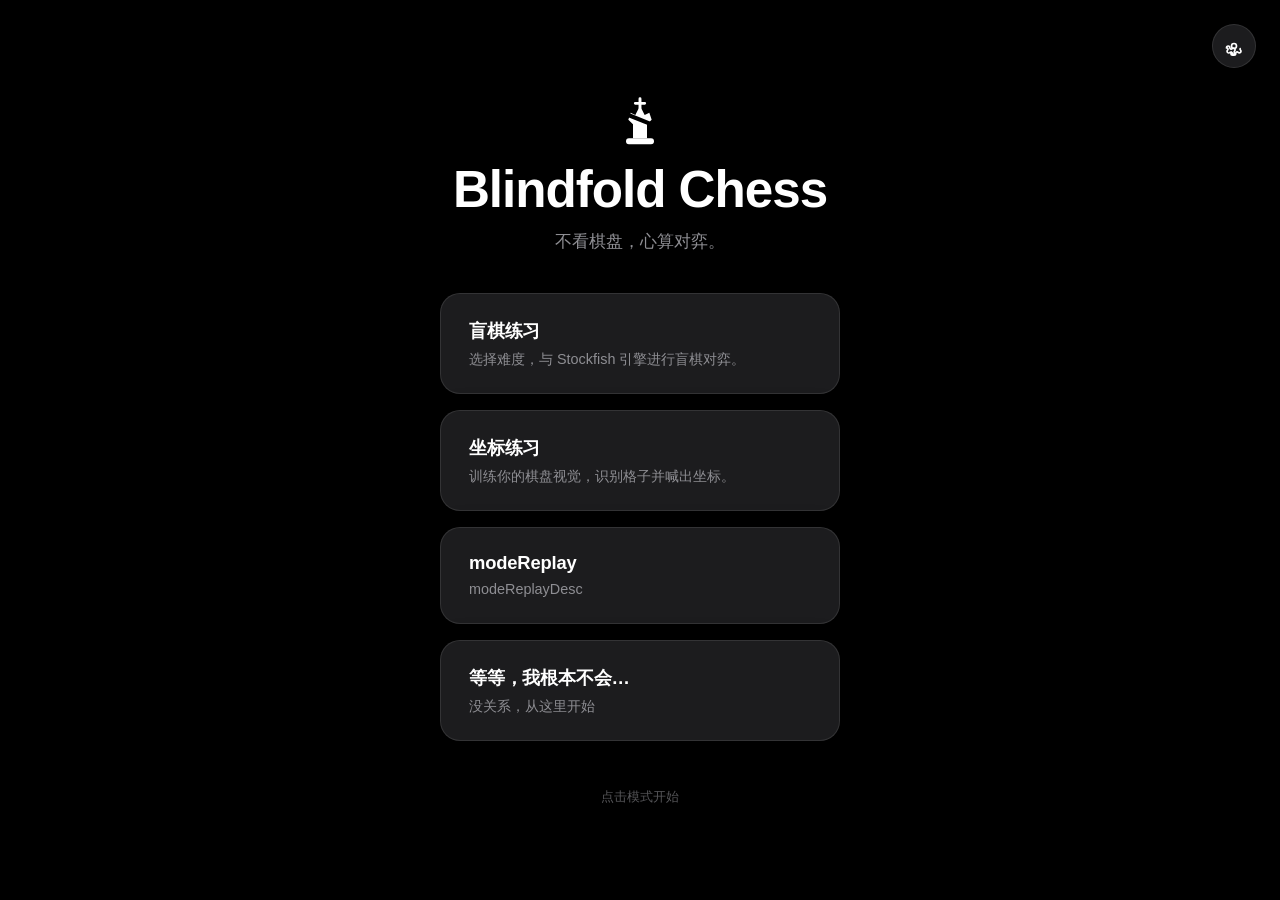
<file: index.html>
<!DOCTYPE html>
<html lang="zh-CN" data-theme="dark">
<head>
    <meta charset="UTF-8">
    <meta name="viewport" content="width=device-width, initial-scale=1.0">
    <title>Blindfold Chess</title>
    <link rel="stylesheet" href="css/style.css">
</head>
<body>

    <button class="settings-toggle" id="settingsToggle" aria-label="Settings">
        <svg viewBox="0 0 24 24" fill="none" stroke="currentColor" stroke-width="2" stroke-linecap="round" stroke-linejoin="round">
            <circle cx="12" cy="12" r="3"></circle>
            <path d="M19.4 15a1.65 1.65 0 0 0 .33 1.82l.06.06a2 2 0 0 1 0 2.83 2 2 0 0 1-2.83 0l-.06-.06a1.65 1.65 0 0 0-1.82-.33 1.65 1.65 0 0 0-1 1.51V21a2 2 0 0 1-2 2 2 2 0 0 1-2-2v-.09A1.65 1.65 0 0 0 9 19.4a1.65 1.65 0 0 0-1.82.33l-.06.06a2 2 0 0 1-2.83 0 2 2 0 0 1 0-2.83l.06-.06A1.65 1.65 0 0 0 4.67 15 1.65 1.65 0 0 0 3 14.39V14a2 2 0 0 1 2-2 2 2 0 0 1 2 2v.09a1.65 1.65 0 0 0 1 1.51 1.65 1.65 0 0 0 1.82-.33l.06-.06a2 2 0 0 1 2.83 0 2 2 0 0 1 0 2.83l-.06.06a1.65 1.65 0 0 0-.33 1.82V21a2 2 0 0 1-2 2 2 2 0 0 1-2-2v-.09A1.65 1.65 0 0 0 9 19.4"></path>
        </svg>
    </button>
    <div class="settings-panel" id="settingsPanel">
        <div class="settings-item" id="themeSetting">
            <span class="settings-label" data-i18n="themeLabel" id="themeLabelText">Theme</span>
            <span class="settings-value" id="themeValue">
                <svg id="panelIconSun" viewBox="0 0 24 24" style="display:none;width:18px;height:18px;stroke:var(--text-primary);fill:none;stroke-width:2;stroke-linecap:round;"><circle cx="12" cy="12" r="5"/><path d="M12 1v2m0 18v2M4.22 4.22l1.42 1.42m12.72 12.72 1.42 1.42M1 12h2m18 0h2M4.22 19.78l1.42-1.42M18.36 5.64l1.42-1.42"/></svg>
                <svg id="panelIconMoon" viewBox="0 0 24 24" style="width:18px;height:18px;stroke:var(--text-primary);fill:none;stroke-width:2;stroke-linecap:round;stroke-linejoin:round;"><path d="M21 12.79A9 9 0 1 1 11.21 3 7 7 0 0 0 21 12.79z"/></svg>
            </span>
        </div>
        <div class="settings-item" id="langSetting">
            <span class="settings-label" data-i18n="langLabel">Language</span>
            <span class="settings-value" id="langValue">中文</span>
        </div>
        <div class="settings-item" id="soundSetting">
            <span class="settings-label" data-i18n="soundLabel">音效</span>
            <span class="settings-value" id="soundValue">开</span>
        </div>
        <div class="settings-group">
            <div class="settings-group-title" data-i18n="engineConfig">引擎</div>
            <div class="settings-item slider-item" id="eloSetting">
                <div class="slider-label-row">
                    <span class="settings-label" data-i18n="eloLabel">等级分</span>
                    <span class="slider-value" id="eloValue">1200</span>
                </div>
                <input type="range" id="eloSlider" min="400" max="3200" step="50" value="1200">
            </div>
            <div class="settings-item slider-item" id="depthSetting">
                <div class="slider-label-row">
                    <span class="settings-label" data-i18n="depthLabel">深度</span>
                    <span class="slider-value" id="depthValue">15</span>
                </div>
                <input type="range" id="depthSlider" min="1" max="30" step="1" value="15">
            </div>
            <div class="settings-item" id="multiPvSetting">
                <span class="settings-label" data-i18n="multiPvLabel">多线分析</span>
                <span class="settings-value" id="multiPvValue">关</span>
            </div>
            <div class="settings-item" id="showHintsSetting">
                <span class="settings-label" data-i18n="showHintsLabel">走法建议</span>
                <span class="settings-value" id="showHintsValue">关</span>
            </div>
        </div>
    </div>

    <div class="screen active" id="startScreen">
        <div class="brand">
            <div class="brand-logo-wrap">
                <svg viewBox="0 0 48 48" class="brand-logo">
                    <rect x="12" y="38" width="24" height="5" rx="2.5" fill="currentColor"/>
                    <path d="M18 38 L18 26 L14 22 L16 16 L20 18 L24 10 L28 18 L32 16 L34 22 L30 26 L30 38 Z" fill="currentColor"/>
                    <path d="M24 4 L24 12 M20 8 L28 8" stroke="currentColor" stroke-width="2.5" stroke-linecap="round" fill="none"/>
                    <path d="M14 18 L34 26" stroke="var(--logo-mask-color)" stroke-width="3.5" stroke-linecap="round"/>
                </svg>
            </div>
            <h1>Blindfold Chess</h1>
            <p data-i18n="tagline">Play chess without seeing the board.</p>
        </div>
        <div class="modes">
            <div class="mode-card" id="modeBlindfold">
                <div class="mode-title" data-i18n="modeBlindfold">Blindfold Practice</div>
                <div class="mode-desc" data-i18n="modeBlindfoldDesc">Practice blindfold chess against the Stockfish engine at your chosen level.</div>
            </div>
            <div class="mode-card" id="modeCoordinate">
                <div class="mode-title" data-i18n="modeCoordinate">Coordinate Practice</div>
                <div class="mode-desc" data-i18n="modeCoordinateDesc">Train your board vision by identifying squares and calling out coordinates.</div>
            </div>
            <div class="mode-card" id="modeReplay">
                <div class="mode-title" data-i18n="modeReplay">Blindfold Replay</div>
                <div class="mode-desc" data-i18n="modeReplayDesc">Review classic games and practice blindfold replay.</div>
            </div>
            <div class="mode-card" id="modeGuide">
                <div class="mode-title" data-i18n="modeGuide">Wait. I don't even know how…</div>
                <div class="mode-desc" data-i18n="modeGuideDesc">it's fine. Try this</div>
            </div>
        </div>
        <div class="footer" data-i18n="tapMode">Tap a mode to begin</div>
    </div>

    <div class="screen hidden" id="difficultyScreen">
        <button class="back-btn" onclick="showStart()">
            <svg viewBox="0 0 24 24" fill="none" stroke-width="2.5" stroke-linecap="round" stroke-linejoin="round">
                <polyline points="15 18 9 12 15 6"></polyline>
            </svg>
            <span data-i18n="back">Back</span>
        </button>
        <div class="brand">
            <h1 data-i18n="diffTitle">Blindfold Practice</h1>
            <p data-i18n="diffSubtitle">Choose a difficulty to face Stockfish.</p>
        </div>
        <div class="difficulty-list">
            <div class="diff-item" onclick="startEngine('easy')">
                <div class="diff-info"><div class="diff-name" data-i18n="easy">Easy</div><div class="diff-rating" data-i18n="easyRating">Stockfish ~1200 Elo</div></div>
                <svg class="diff-arrow" viewBox="0 0 24 24" fill="none" stroke-width="2.5" stroke-linecap="round" stroke-linejoin="round"><polyline points="9 18 15 12 9 6"></polyline></svg>
            </div>
            <div class="diff-item" onclick="startEngine('medium')">
                <div class="diff-info"><div class="diff-name" data-i18n="medium">Medium</div><div class="diff-rating" data-i18n="mediumRating">Stockfish ~1800 Elo</div></div>
                <svg class="diff-arrow" viewBox="0 0 24 24" fill="none" stroke-width="2.5" stroke-linecap="round" stroke-linejoin="round"><polyline points="9 18 15 12 9 6"></polyline></svg>
            </div>
            <div class="diff-item" onclick="startEngine('hard')">
                <div class="diff-info"><div class="diff-name" data-i18n="hard">Hard</div><div class="diff-rating" data-i18n="hardRating">Stockfish ~2200 Elo</div></div>
                <svg class="diff-arrow" viewBox="0 0 24 24" fill="none" stroke-width="2.5" stroke-linecap="round" stroke-linejoin="round"><polyline points="9 18 15 12 9 6"></polyline></svg>
            </div>
            <div class="diff-item" onclick="startEngine('expert')">
                <div class="diff-info"><div class="diff-name" data-i18n="expert">Expert</div><div class="diff-rating" data-i18n="expertRating">Stockfish ~2800 Elo</div></div>
                <svg class="diff-arrow" viewBox="0 0 24 24" fill="none" stroke-width="2.5" stroke-linecap="round" stroke-linejoin="round"><polyline points="9 18 15 12 9 6"></polyline></svg>
            </div>
        </div>
        <div class="engine-note" data-i18n="engineNote">Stockfish engine loaded locally.<br>Select a level to start playing.</div>
    </div>

    <div class="screen hidden" id="guideScreen">
        <button class="back-btn">
            <svg viewBox="0 0 24 24" fill="none" stroke-width="2.5" stroke-linecap="round" stroke-linejoin="round"><polyline points="15 18 9 12 15 6"></polyline></svg>
            <span data-i18n="back">Back</span>
        </button>
        <div class="brand">
            <h1 data-i18n="guideTitle">Getting Started</h1>
            <p data-i18n="guideSubtitle">Pick where you want to begin.</p>
        </div>
        <div class="modes">
            <div class="mode-card">
                <div class="mode-title" data-i18n="guideBasics">Getting Caught Up</div>
                <div class="mode-desc" data-i18n="guideBasicsDesc">I have no idea what I'm doing. I need to start from the basics.</div>
            </div>
            <div class="mode-card">
                <div class="mode-title" data-i18n="guidePractice">Practice</div>
                <div class="mode-desc" data-i18n="guidePracticeDesc">Jump straight into a practice game against Stockfish.</div>
            </div>
            <div class="mode-card">
                <div class="mode-title" data-i18n="guideExit">I'm done with it</div>
            </div>
        </div>
    </div>

    <div class="screen hidden" id="basicsScreen">
        <button class="back-btn">
            <svg viewBox="0 0 24 24" fill="none" stroke-width="2.5" stroke-linecap="round" stroke-linejoin="round"><polyline points="15 18 9 12 15 6"></polyline></svg>
            <span data-i18n="back">Back</span>
        </button>
        <div class="brand">
            <h1 data-i18n="basicsTitle">Basics</h1>
            <p data-i18n="basicsSubtitle">Everything you need to get started.</p>
        </div>
        <div class="modes" style="text-align:left;gap:1.2rem;">
            <div style="color:var(--text-secondary);font-size:0.95rem;line-height:1.7;padding:0 0.5rem;">
                <p style="margin-bottom:0.8rem;color:var(--text-primary);font-weight:600;" data-i18n="basicsCoords">Board Coordinates</p>
                <p style="margin-bottom:1.2rem;" data-i18n="basicsCoordsDesc">A chessboard has 8 files (columns a–h) and 8 ranks (rows 1–8). Each square is named by its file letter plus rank number, like <strong>e4</strong> or <strong>d5</strong>.</p>
                
                <p style="margin-bottom:0.8rem;color:var(--text-primary);font-weight:600;" data-i18n="basicsNotation">Algebraic Notation</p>
                <p style="margin-bottom:1.2rem;" data-i18n="basicsNotationDesc">Moves are written using algebraic notation: <strong>e4</strong> (pawn to e4), <strong>Nf3</strong> (knight to f3), <strong>O-O</strong> (short castle), <strong>Qxd5</strong> (queen takes on d5).</p>
                
                <p style="margin-bottom:0.8rem;color:var(--text-primary);font-weight:600;" data-i18n="basicsBlindfold">Blindfold Chess</p>
                <p data-i18n="basicsBlindfoldDesc">In blindfold chess, you play without seeing the board. You call out moves in notation, and your opponent (or the engine) replies the same way. Keeping the entire position in your mind is the challenge.</p>
                
            </div>
        </div>
    </div>

    <div class="screen hidden" id="coordinateScreen">
        <button class="back-btn">
            <svg viewBox="0 0 24 24" fill="none" stroke-width="2.5" stroke-linecap="round" stroke-linejoin="round"><polyline points="15 18 9 12 15 6"></polyline></svg>
            <span data-i18n="back">Back</span>
        </button>
        <div class="brand">
            <h1 data-i18n="coordTitle">Coordinate Practice</h1>
            <p data-i18n="coordSubtitle">Pick a side and find the squares.</p>
        </div>
        <div id="coordScore" style="font-size:1.1rem;font-weight:600;color:var(--accent);display:none;">Score: 0 / 0</div>
        <div id="coordPrompt" style="font-size:1.3rem;font-weight:700;color:var(--text-primary);text-align:center;min-height:2rem;display:none;"></div>
        <div id="coordTimer" style="font-size:1.4rem;font-weight:700;color:var(--accent);display:none;min-height:2rem;text-align:center;"></div>
        <div class="board-panel" style="max-height:420px;opacity:1;margin:0;">
            <div class="board-wrapper" id="coordinateBoardWrapper">
                <div class="board-row-labels"><span>8</span><span>7</span><span>6</span><span>5</span><span>4</span><span>3</span><span>2</span><span>1</span></div>
                <div class="board-area">
                    <div class="board-grid" id="coordinateBoardGrid"></div>
                    <div class="board-col-labels"><span>a</span><span>b</span><span>c</span><span>d</span><span>e</span><span>f</span><span>g</span><span>h</span></div>
                </div>
            </div>
        </div>
        <div id="coordInputArea" style="width:100%;display:none;gap:0.6rem;justify-content:center;align-items:center;">
            <input type="text" id="coordInput" placeholder="e.g. e4" style="padding:0.6rem 1rem;border-radius:12px;border:1px solid var(--border);background:var(--surface);color:var(--text-primary);font-size:1rem;font-family:inherit;width:120px;text-align:center;" />
            <button id="coordInputGoBtn" data-i18n="go">Go</button>
        </div>
        <div id="coordFeedback" style="font-size:0.95rem;text-align:center;min-height:1.5rem;color:var(--text-secondary);"></div>
        <div class="game-actions" id="coordSetupActions">
            <button data-i18n="playAsWhite">Play as White</button>
            <button data-i18n="playAsBlack">Play as Black</button>
        </div>
        <div class="game-actions" id="coordTimerPresets" style="gap:0.4rem;flex-wrap:wrap;">
            <span style="width:100%;text-align:center;font-size:0.8rem;color:var(--text-secondary);margin-bottom:0.2rem;">Timer</span>
            <button id="coordTimer30">30s</button>
            <button id="coordTimer60">60s</button>
            <button id="coordTimer120">120s</button>
            <button id="coordTimer0">∞</button>
        </div>
        <div class="game-actions" id="coordModeActions" style="display:none;">
            <button id="btnModeA" data-i18n="modeA">Mode A: Find Square</button>
            <button id="btnModeB" data-i18n="modeB">Mode B: Name Square</button>
        </div>
        <div class="result-overlay" id="coordResultOverlay">
            <div class="result-card">
                <div class="result-title" id="coordResultTitle">Practice Finished</div>
                <div class="result-msg" id="coordResultMsg"></div>
                <div class="game-actions" style="margin-top:0.5rem;">
                    <button id="coordRestartBtn">Again</button>
                    <button id="coordBackBtn" style="background:var(--surface);color:var(--text-primary);">Back</button>
                </div>
            </div>
        </div>
    </div>

    <div class="screen hidden" id="exitScreen">
        <div class="brand">
            <h1 data-i18n="exitTitle">See you next time!</h1>
            <p data-i18n="exitDesc">You can close this tab whenever you're ready.</p>
        </div>
    </div>

    <div class="screen hidden" id="statsScreen">
        <button class="back-btn" id="statsBackBtn">
            <svg viewBox="0 0 24 24" fill="none" stroke-width="2.5" stroke-linecap="round" stroke-linejoin="round"><polyline points="15 18 9 12 15 6"></polyline></svg>
            <span data-i18n="back">Back</span>
        </button>
        <div class="brand">
            <h1 data-i18n="statsTitle">Statistics</h1>
            <p data-i18n="statsSubtitle">Your chess journey.</p>
        </div>
        <div class="modes" id="statsContent" style="text-align:left;gap:1.2rem;">
            <div id="statsWinRate" style="color:var(--text-secondary);font-size:0.9rem;">No games yet.</div>
            <div id="statsBadges" style="display:flex;flex-wrap:wrap;gap:0.5rem;"></div>
            <canvas id="statsCanvas" style="width:100%;height:160px;display:none;"></canvas>
            <div class="game-actions" style="margin-top:0.5rem;">
                <button id="statsExportJson">Export JSON</button>
                <button id="statsExportPgn">Export PGN</button>
                <button id="statsClear" style="background:var(--surface);color:var(--text-primary);">Clear Data</button>
            </div>
        </div>
    </div>

    <div class="screen hidden" id="replayScreen">
        <button class="back-btn" id="replayBackBtn">
            <svg viewBox="0 0 24 24" fill="none" stroke-width="2.5" stroke-linecap="round" stroke-linejoin="round"><polyline points="15 18 9 12 15 6"></polyline></svg>
            <span data-i18n="back">Back</span>
        </button>
        <div class="brand">
            <h1 data-i18n="replayTitle">Blindfold Replay</h1>
            <p data-i18n="replaySubtitle">Review classic games.</p>
        </div>
        <div class="modes" style="text-align:left;gap:1rem;">
            <textarea id="replayPgnInput" placeholder="Paste PGN here..." style="width:100%;min-height:80px;padding:0.6rem;border-radius:12px;border:1px solid var(--border);background:var(--surface);color:var(--text-primary);font-family:inherit;font-size:0.85rem;resize:vertical;"></textarea>
            <div class="game-actions" style="gap:0.4rem;">
                <button id="replayLoadPgnBtn">Load PGN</button>
                <button id="replayLoadClassicBtn">Classic Games</button>
                <button id="replayToggleBoardBtn" style="background:var(--surface);color:var(--text-primary);">Toggle Board</button>
            </div>
            <div id="replayInfo" style="font-size:0.85rem;color:var(--text-secondary);text-align:center;">0 / 0</div>
            <div id="replayMoveList" style="max-height:160px;overflow-y:auto;display:flex;flex-wrap:wrap;gap:0.3rem;padding:0.3rem;border-radius:12px;background:var(--surface);border:1px solid var(--border);"></div>
            <div id="replayBoardContainer" style="display:none;justify-content:center;"></div>
            <div class="game-actions">
                <button id="replayFirstBtn">|&lt;</button>
                <button id="replayPrevBtn">&lt;</button>
                <button id="replayNextBtn">&gt;</button>
                <button id="replayLastBtn">&gt;|</button>
            </div>
        </div>
    </div>

    <div class="screen hidden" id="gameScreen">
        <div class="game-header">
            <button class="back-btn" id="gameBackBtn">
                <svg viewBox="0 0 24 24" fill="none" stroke-width="2.5" stroke-linecap="round" stroke-linejoin="round"><polyline points="15 18 9 12 15 6"></polyline></svg>
                Back
            </button>
            <div class="game-info">
                <span class="difficulty-badge" id="diffBadge">Medium</span>
                <span class="engine-status" id="engineStatus">Ready</span>
            </div>
            <button class="board-toggle" id="boardToggleBtn" aria-label="Toggle board">
                <svg viewBox="0 0 24 24" fill="none" stroke="currentColor" stroke-width="2" stroke-linecap="round" stroke-linejoin="round">
                    <rect x="2" y="2" width="20" height="20" rx="2"></rect><path d="M2 12h20M12 2v20"></path>
                </svg>
            </button>
        </div>

        <div class="board-panel hidden" id="boardPanel">
            <div class="board-wrapper">
                <div class="board-row-labels"><span>8</span><span>7</span><span>6</span><span>5</span><span>4</span><span>3</span><span>2</span><span>1</span></div>
                <div class="board-area">
                    <div class="board-grid" id="boardGrid"></div>
                    <div class="board-col-labels"><span>a</span><span>b</span><span>c</span><span>d</span><span>e</span><span>f</span><span>g</span><span>h</span></div>
                </div>
            </div>
        </div>

        <div class="move-history" id="moveHistory">
            <div style="color:var(--text-secondary);text-align:center;font-size:0.9rem;padding:1rem 0;">New game started. White to move.</div>
        </div>

        <div class="game-input">
            <input type="text" id="moveInput" placeholder="e.g. e4, Nf3, O-O" autocomplete="off" data-i18n="movePlaceholder" />
            <button id="moveSubmitBtn" data-i18n="go">Go</button>
        </div>

        <div class="game-actions">
            <button id="newGameBtn" data-i18n="newGame">New Game</button>
            <button id="resignBtn" data-i18n="resign">Resign</button>
        </div>
    </div>

    <div class="result-overlay" id="resultOverlay">
        <div class="result-card">
            <div class="result-title" id="resultTitle">Game Over</div>
            <div class="result-msg" id="resultMsg">White wins by checkmate!</div>
            <div class="result-pgn-wrap">
                <pre id="resultPgn"></pre>
                <button class="copy-btn" id="copyPgnBtn">📋 复制 PGN</button>
            </div>
            <button id="playAgainBtn" data-i18n="playAgain">Play Again</button>
        </div>
    </div>
    <script src="chess.js"></script>
    <script src="js/common.js"></script>
    <script src="js/welcome.js"></script>
    <script src="js/guide.js"></script>
    <script src="js/engine.js"></script>
    <script src="js/board-renderer.js"></script>
    <script src="js/storage.js"></script>
    <script src="js/settings.js"></script>
    <script src="js/blindfold.js"></script>
    <script src="js/game.js"></script>
    <script src="js/coordinate.js"></script>
    <script src="data/games.js"></script>
    <script src="js/exit.js"></script>
    <script src="js/stats.js"></script>
    <script src="js/replay.js"></script>
    <script src="js/main.js"></script>
</body>
</html>
</file>
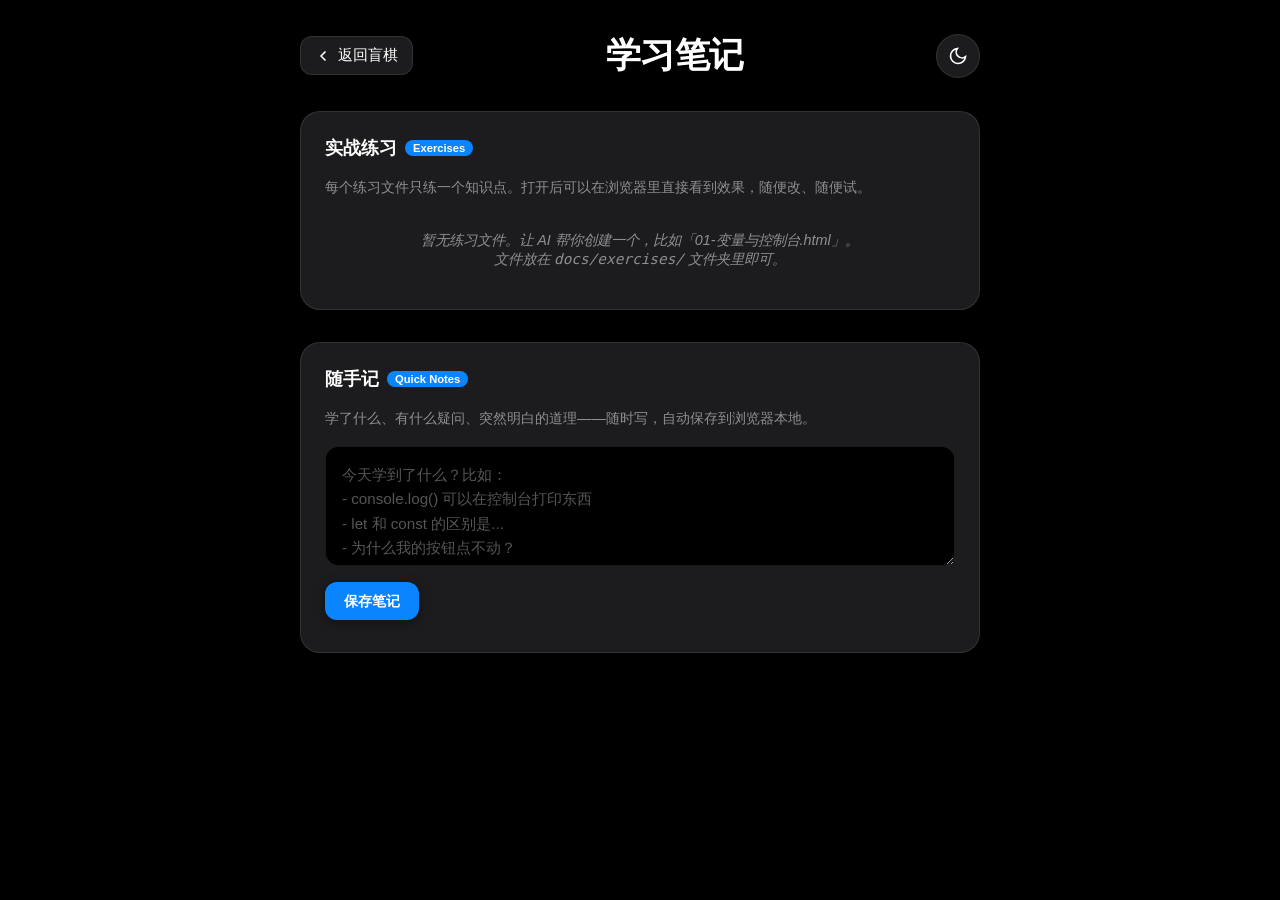
<file: docs/index.html>
<!DOCTYPE html>
<html lang="zh-CN" data-theme="dark">
<head>
    <meta charset="UTF-8">
    <meta name="viewport" content="width=device-width, initial-scale=1.0">
    <title>Learning Notes — Blindfold Chess</title>
    <style>
        :root {
            --bg: #000000;
            --surface: #1c1c1e;
            --surface-hover: #2c2c2e;
            --text-primary: #ffffff;
            --text-secondary: #8e8e93;
            --border: rgba(255, 255, 255, 0.1);
            --shadow: rgba(0, 0, 0, 0.4);
            --shadow-hover: rgba(0, 0, 0, 0.6);
            --accent: #0a84ff;
            --accent-hover: #409cff;
            --transition-speed: 0.4s;
        }

        [data-theme="light"] {
            --bg: #f5f5f7;
            --surface: #ffffff;
            --surface-hover: #f2f2f7;
            --text-primary: #1d1d1f;
            --text-secondary: #86868b;
            --border: rgba(0, 0, 0, 0.08);
            --shadow: rgba(0, 0, 0, 0.08);
            --shadow-hover: rgba(0, 0, 0, 0.14);
            --accent: #0071e3;
            --accent-hover: #0077ed;
        }

        * { margin: 0; padding: 0; box-sizing: border-box; }

        body {
            font-family: -apple-system, BlinkMacSystemFont, "SF Pro Text", "Segoe UI", Roboto, "Helvetica Neue", Arial, sans-serif;
            background: var(--bg);
            color: var(--text-primary);
            min-height: 100vh;
            display: flex;
            flex-direction: column;
            align-items: center;
            padding: 2rem;
            transition: background var(--transition-speed) ease, color var(--transition-speed) ease;
            -webkit-font-smoothing: antialiased;
            overflow-x: hidden;
        }

        .container {
            width: 100%;
            max-width: 680px;
            display: flex;
            flex-direction: column;
            gap: 2rem;
        }

        /* Header */
        .header {
            display: flex;
            align-items: center;
            justify-content: space-between;
            gap: 1rem;
        }

        .back-link {
            display: flex;
            align-items: center;
            gap: 0.4rem;
            padding: 0.5rem 0.9rem;
            border-radius: 12px;
            border: 1px solid var(--border);
            background: var(--surface);
            color: var(--text-primary);
            font-size: 0.95rem;
            font-weight: 500;
            text-decoration: none;
            font-family: inherit;
            box-shadow: 0 2px 12px var(--shadow);
            transition: transform 0.25s cubic-bezier(0.25, 0.1, 0.25, 1), box-shadow 0.25s ease, background var(--transition-speed) ease;
            cursor: pointer;
        }
        .back-link:hover { transform: translateY(-1px); box-shadow: 0 6px 20px var(--shadow-hover); }
        .back-link svg { width: 16px; height: 16px; stroke: var(--text-primary); fill: none; stroke-width: 2.5; stroke-linecap: round; stroke-linejoin: round; }

        .page-title {
            font-size: clamp(1.6rem, 4vw, 2.2rem);
            font-weight: 700;
            letter-spacing: -0.02em;
            text-align: center;
            flex: 1;
        }

        .theme-btn {
            width: 44px; height: 44px; border-radius: 50%; border: 1px solid var(--border);
            background: var(--surface); cursor: pointer; display: flex; align-items: center; justify-content: center;
            box-shadow: 0 2px 12px var(--shadow); transition: transform 0.2s ease;
        }
        .theme-btn:hover { transform: scale(1.08); }
        .theme-btn svg { width: 20px; height: 20px; stroke: var(--text-primary); fill: none; stroke-width: 2; stroke-linecap: round; }

        /* Section cards */
        .section {
            background: var(--surface);
            border: 1px solid var(--border);
            border-radius: 20px;
            padding: 1.5rem;
            box-shadow: 0 4px 24px var(--shadow);
            transition: background var(--transition-speed) ease, border-color var(--transition-speed) ease;
        }

        .section-title {
            font-size: 1.1rem;
            font-weight: 600;
            margin-bottom: 1rem;
            color: var(--text-primary);
            display: flex;
            align-items: center;
            gap: 0.5rem;
        }
        .section-title .badge {
            font-size: 0.7rem;
            font-weight: 600;
            padding: 0.15rem 0.5rem;
            border-radius: 100px;
            background: var(--accent);
            color: #fff;
        }

        .section-desc {
            font-size: 0.9rem;
            color: var(--text-secondary);
            line-height: 1.6;
            margin-bottom: 1rem;
        }

        /* Exercise list */
        .exercise-list {
            display: flex;
            flex-direction: column;
            gap: 0.6rem;
        }

        .exercise-item {
            display: flex;
            align-items: center;
            justify-content: space-between;
            padding: 0.9rem 1rem;
            border-radius: 14px;
            background: var(--bg);
            border: 1px solid var(--border);
            cursor: pointer;
            text-decoration: none;
            color: var(--text-primary);
            font-size: 0.95rem;
            font-weight: 500;
            transition: transform 0.2s ease, box-shadow 0.2s ease, background 0.2s ease;
        }
        .exercise-item:hover {
            transform: translateX(4px);
            box-shadow: 0 4px 16px var(--shadow-hover);
            background: var(--surface-hover);
        }
        .exercise-item .arrow {
            width: 18px; height: 18px; stroke: var(--text-secondary); fill: none;
            stroke-width: 2.5; stroke-linecap: round; stroke-linejoin: round;
            transition: transform 0.2s ease, stroke 0.2s ease;
        }
        .exercise-item:hover .arrow {
            transform: translateX(3px);
            stroke: var(--text-primary);
        }

        .empty-hint {
            font-size: 0.9rem;
            color: var(--text-secondary);
            text-align: center;
            padding: 1rem 0;
            font-style: italic;
        }

        /* Quick note area */
        .note-input {
            width: 100%;
            min-height: 120px;
            padding: 1rem;
            border-radius: 14px;
            border: 1px solid var(--border);
            background: var(--bg);
            color: var(--text-primary);
            font-size: 0.95rem;
            font-family: inherit;
            line-height: 1.6;
            resize: vertical;
            outline: none;
            transition: border-color 0.2s ease, box-shadow 0.2s ease;
        }
        .note-input:focus {
            border-color: var(--accent);
            box-shadow: 0 0 0 3px rgba(10, 132, 255, 0.15);
        }
        .note-input::placeholder { color: var(--text-secondary); opacity: 0.6; }

        .save-btn {
            align-self: flex-end;
            margin-top: 0.75rem;
            padding: 0.6rem 1.2rem;
            border-radius: 12px;
            border: none;
            background: var(--accent);
            color: #fff;
            font-size: 0.9rem;
            font-weight: 600;
            font-family: inherit;
            cursor: pointer;
            box-shadow: 0 2px 12px var(--shadow);
            transition: transform 0.2s ease, background 0.2s ease;
        }
        .save-btn:hover { background: var(--accent-hover); transform: translateY(-1px); }
        .save-btn:active { transform: scale(0.97); }

        /* Notes display */
        .notes-display {
            display: flex;
            flex-direction: column;
            gap: 0.6rem;
            margin-top: 0.5rem;
        }
        .note-card {
            padding: 1rem;
            border-radius: 14px;
            background: var(--bg);
            border: 1px solid var(--border);
            font-size: 0.9rem;
            line-height: 1.6;
            color: var(--text-primary);
            position: relative;
        }
        .note-card .note-time {
            font-size: 0.75rem;
            color: var(--text-secondary);
            margin-bottom: 0.4rem;
        }
        .note-card .note-delete {
            position: absolute;
            top: 0.6rem;
            right: 0.6rem;
            width: 24px; height: 24px;
            border-radius: 50%;
            border: none;
            background: transparent;
            color: var(--text-secondary);
            font-size: 1rem;
            cursor: pointer;
            display: flex;
            align-items: center;
            justify-content: center;
            transition: color 0.2s ease, background 0.2s ease;
        }
        .note-card .note-delete:hover { color: #ff453a; background: rgba(255, 69, 58, 0.1); }

        @media (max-width: 480px) {
            body { padding: 1.5rem; }
            .container { gap: 1.5rem; }
            .section { padding: 1.2rem; }
        }
    </style>
</head>
<body>
    <div class="container">
        <div class="header">
            <a href="../index.html" class="back-link">
                <svg viewBox="0 0 24 24"><polyline points="15 18 9 12 15 6"></polyline></svg>
                返回盲棋
            </a>
            <h1 class="page-title">学习笔记</h1>
            <button class="theme-btn" id="themeBtn" aria-label="Toggle theme">
                <svg id="iconMoon" viewBox="0 0 24 24" style="display:block;"><path d="M21 12.79A9 9 0 1 1 11.21 3 7 7 0 0 0 21 12.79z"/></svg>
                <svg id="iconSun" viewBox="0 0 24 24" style="display:none;"><circle cx="12" cy="12" r="5"/><path d="M12 1v2m0 18v2M4.22 4.22l1.42 1.42m12.72 12.72 1.42 1.42M1 12h2m18 0h2M4.22 19.78l1.42-1.42M18.36 5.64l1.42-1.42"/></svg>
            </button>
        </div>

        <div class="section">
            <div class="section-title">
                实战练习
                <span class="badge">Exercises</span>
            </div>
            <div class="section-desc">
                每个练习文件只练一个知识点。打开后可以在浏览器里直接看到效果，随便改、随便试。
            </div>
            <div class="exercise-list" id="exerciseList">
                <div class="empty-hint">暂无练习文件。让 AI 帮你创建一个，比如「01-变量与控制台.html」。</div>
            </div>
        </div>

        <div class="section">
            <div class="section-title">
                随手记
                <span class="badge">Quick Notes</span>
            </div>
            <div class="section-desc">
                学了什么、有什么疑问、突然明白的道理——随时写，自动保存到浏览器本地。
            </div>
            <textarea class="note-input" id="noteInput" placeholder="今天学到了什么？比如：&#10;- console.log() 可以在控制台打印东西&#10;- let 和 const 的区别是...&#10;- 为什么我的按钮点不动？"></textarea>
            <button class="save-btn" onclick="saveNote()">保存笔记</button>
            <div class="notes-display" id="notesDisplay"></div>
        </div>
    </div>

    <script>
        // Theme sync with main app
        (function() {
            const html = document.documentElement;
            const saved = localStorage.getItem('theme');
            if (saved) html.setAttribute('data-theme', saved);

            const moon = document.getElementById('iconMoon');
            const sun = document.getElementById('iconSun');

            function updateIcon() {
                const t = html.getAttribute('data-theme') || 'dark';
                moon.style.display = t === 'dark' ? 'block' : 'none';
                sun.style.display = t === 'dark' ? 'none' : 'block';
            }
            updateIcon();

            document.getElementById('themeBtn').addEventListener('click', () => {
                const current = html.getAttribute('data-theme') || 'dark';
                const next = current === 'dark' ? 'light' : 'dark';
                html.setAttribute('data-theme', next);
                localStorage.setItem('theme', next);
                updateIcon();
            });
        })();

        // Exercise list scanner
        function scanExercises() {
            // In a real file system we can't list directory from browser,
            // so we use a hardcoded list or localStorage. For now, show a helper.
            const list = document.getElementById('exerciseList');
            // You can manually add entries here as you create files
            const exercises = [
                // Example: { name: "01-变量与控制台", file: "exercises/01-变量.html" }
            ];

            if (exercises.length === 0) {
                list.innerHTML = '<div class="empty-hint">暂无练习文件。让 AI 帮你创建一个，比如「01-变量与控制台.html」。<br>文件放在 <code>docs/exercises/</code> 文件夹里即可。</div>';
                return;
            }

            list.innerHTML = exercises.map(ex => `
                <a class="exercise-item" href="${ex.file}">
                    <span>${ex.name}</span>
                    <svg class="arrow" viewBox="0 0 24 24"><polyline points="9 18 15 12 9 6"></polyline></svg>
                </a>
            `).join('');
        }
        scanExercises();

        // Quick notes system (localStorage based)
        const NOTES_KEY = 'learning_notes';

        function loadNotes() {
            try {
                return JSON.parse(localStorage.getItem(NOTES_KEY) || '[]');
            } catch { return []; }
        }

        function saveNotes(notes) {
            localStorage.setItem(NOTES_KEY, JSON.stringify(notes));
        }

        function renderNotes() {
            const container = document.getElementById('notesDisplay');
            const notes = loadNotes();
            if (notes.length === 0) {
                container.innerHTML = '';
                return;
            }
            container.innerHTML = notes.slice().reverse().map((note, idx) => `
                <div class="note-card">
                    <button class="note-delete" onclick="deleteNote(${notes.length - 1 - idx})" title="删除">×</button>
                    <div class="note-time">${new Date(note.time).toLocaleString('zh-CN')}</div>
                    <div>${escapeHtml(note.text).replace(/\n/g, '<br>')}</div>
                </div>
            `).join('');
        }

        function escapeHtml(text) {
            const div = document.createElement('div');
            div.textContent = text;
            return div.innerHTML;
        }

        function saveNote() {
            const input = document.getElementById('noteInput');
            const text = input.value.trim();
            if (!text) return;
            const notes = loadNotes();
            notes.push({ text, time: Date.now() });
            saveNotes(notes);
            input.value = '';
            renderNotes();
        }

        function deleteNote(index) {
            const notes = loadNotes();
            notes.splice(index, 1);
            saveNotes(notes);
            renderNotes();
        }

        renderNotes();
    </script>
</body>
</html>
</file>
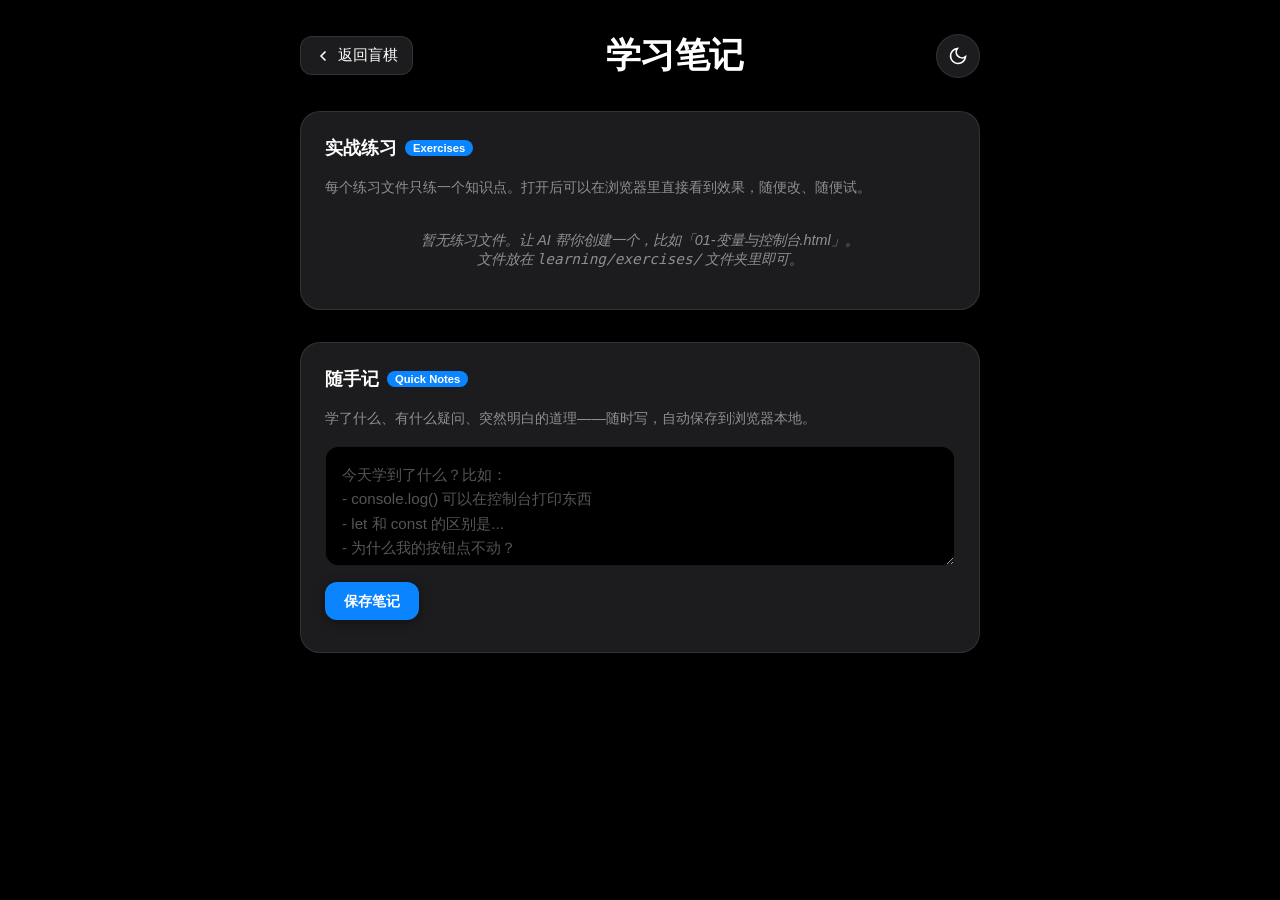
<file: learning/index.html>
<!DOCTYPE html>
<html lang="zh-CN" data-theme="dark">
<head>
    <meta charset="UTF-8">
    <meta name="viewport" content="width=device-width, initial-scale=1.0">
    <title>Learning Notes — Blindfold Chess</title>
    <style>
        :root {
            --bg: #000000;
            --surface: #1c1c1e;
            --surface-hover: #2c2c2e;
            --text-primary: #ffffff;
            --text-secondary: #8e8e93;
            --border: rgba(255, 255, 255, 0.1);
            --shadow: rgba(0, 0, 0, 0.4);
            --shadow-hover: rgba(0, 0, 0, 0.6);
            --accent: #0a84ff;
            --accent-hover: #409cff;
            --transition-speed: 0.4s;
        }

        [data-theme="light"] {
            --bg: #f5f5f7;
            --surface: #ffffff;
            --surface-hover: #f2f2f7;
            --text-primary: #1d1d1f;
            --text-secondary: #86868b;
            --border: rgba(0, 0, 0, 0.08);
            --shadow: rgba(0, 0, 0, 0.08);
            --shadow-hover: rgba(0, 0, 0, 0.14);
            --accent: #0071e3;
            --accent-hover: #0077ed;
        }

        * { margin: 0; padding: 0; box-sizing: border-box; }

        body {
            font-family: -apple-system, BlinkMacSystemFont, "SF Pro Text", "Segoe UI", Roboto, "Helvetica Neue", Arial, sans-serif;
            background: var(--bg);
            color: var(--text-primary);
            min-height: 100vh;
            display: flex;
            flex-direction: column;
            align-items: center;
            padding: 2rem;
            transition: background var(--transition-speed) ease, color var(--transition-speed) ease;
            -webkit-font-smoothing: antialiased;
            overflow-x: hidden;
        }

        .container {
            width: 100%;
            max-width: 680px;
            display: flex;
            flex-direction: column;
            gap: 2rem;
        }

        /* Header */
        .header {
            display: flex;
            align-items: center;
            justify-content: space-between;
            gap: 1rem;
        }

        .back-link {
            display: flex;
            align-items: center;
            gap: 0.4rem;
            padding: 0.5rem 0.9rem;
            border-radius: 12px;
            border: 1px solid var(--border);
            background: var(--surface);
            color: var(--text-primary);
            font-size: 0.95rem;
            font-weight: 500;
            text-decoration: none;
            font-family: inherit;
            box-shadow: 0 2px 12px var(--shadow);
            transition: transform 0.25s cubic-bezier(0.25, 0.1, 0.25, 1), box-shadow 0.25s ease, background var(--transition-speed) ease;
            cursor: pointer;
        }
        .back-link:hover { transform: translateY(-1px); box-shadow: 0 6px 20px var(--shadow-hover); }
        .back-link svg { width: 16px; height: 16px; stroke: var(--text-primary); fill: none; stroke-width: 2.5; stroke-linecap: round; stroke-linejoin: round; }

        .page-title {
            font-size: clamp(1.6rem, 4vw, 2.2rem);
            font-weight: 700;
            letter-spacing: -0.02em;
            text-align: center;
            flex: 1;
        }

        .theme-btn {
            width: 44px; height: 44px; border-radius: 50%; border: 1px solid var(--border);
            background: var(--surface); cursor: pointer; display: flex; align-items: center; justify-content: center;
            box-shadow: 0 2px 12px var(--shadow); transition: transform 0.2s ease;
        }
        .theme-btn:hover { transform: scale(1.08); }
        .theme-btn svg { width: 20px; height: 20px; stroke: var(--text-primary); fill: none; stroke-width: 2; stroke-linecap: round; }

        /* Section cards */
        .section {
            background: var(--surface);
            border: 1px solid var(--border);
            border-radius: 20px;
            padding: 1.5rem;
            box-shadow: 0 4px 24px var(--shadow);
            transition: background var(--transition-speed) ease, border-color var(--transition-speed) ease;
        }

        .section-title {
            font-size: 1.1rem;
            font-weight: 600;
            margin-bottom: 1rem;
            color: var(--text-primary);
            display: flex;
            align-items: center;
            gap: 0.5rem;
        }
        .section-title .badge {
            font-size: 0.7rem;
            font-weight: 600;
            padding: 0.15rem 0.5rem;
            border-radius: 100px;
            background: var(--accent);
            color: #fff;
        }

        .section-desc {
            font-size: 0.9rem;
            color: var(--text-secondary);
            line-height: 1.6;
            margin-bottom: 1rem;
        }

        /* Exercise list */
        .exercise-list {
            display: flex;
            flex-direction: column;
            gap: 0.6rem;
        }

        .exercise-item {
            display: flex;
            align-items: center;
            justify-content: space-between;
            padding: 0.9rem 1rem;
            border-radius: 14px;
            background: var(--bg);
            border: 1px solid var(--border);
            cursor: pointer;
            text-decoration: none;
            color: var(--text-primary);
            font-size: 0.95rem;
            font-weight: 500;
            transition: transform 0.2s ease, box-shadow 0.2s ease, background 0.2s ease;
        }
        .exercise-item:hover {
            transform: translateX(4px);
            box-shadow: 0 4px 16px var(--shadow-hover);
            background: var(--surface-hover);
        }
        .exercise-item .arrow {
            width: 18px; height: 18px; stroke: var(--text-secondary); fill: none;
            stroke-width: 2.5; stroke-linecap: round; stroke-linejoin: round;
            transition: transform 0.2s ease, stroke 0.2s ease;
        }
        .exercise-item:hover .arrow {
            transform: translateX(3px);
            stroke: var(--text-primary);
        }

        .empty-hint {
            font-size: 0.9rem;
            color: var(--text-secondary);
            text-align: center;
            padding: 1rem 0;
            font-style: italic;
        }

        /* Quick note area */
        .note-input {
            width: 100%;
            min-height: 120px;
            padding: 1rem;
            border-radius: 14px;
            border: 1px solid var(--border);
            background: var(--bg);
            color: var(--text-primary);
            font-size: 0.95rem;
            font-family: inherit;
            line-height: 1.6;
            resize: vertical;
            outline: none;
            transition: border-color 0.2s ease, box-shadow 0.2s ease;
        }
        .note-input:focus {
            border-color: var(--accent);
            box-shadow: 0 0 0 3px rgba(10, 132, 255, 0.15);
        }
        .note-input::placeholder { color: var(--text-secondary); opacity: 0.6; }

        .save-btn {
            align-self: flex-end;
            margin-top: 0.75rem;
            padding: 0.6rem 1.2rem;
            border-radius: 12px;
            border: none;
            background: var(--accent);
            color: #fff;
            font-size: 0.9rem;
            font-weight: 600;
            font-family: inherit;
            cursor: pointer;
            box-shadow: 0 2px 12px var(--shadow);
            transition: transform 0.2s ease, background 0.2s ease;
        }
        .save-btn:hover { background: var(--accent-hover); transform: translateY(-1px); }
        .save-btn:active { transform: scale(0.97); }

        /* Notes display */
        .notes-display {
            display: flex;
            flex-direction: column;
            gap: 0.6rem;
            margin-top: 0.5rem;
        }
        .note-card {
            padding: 1rem;
            border-radius: 14px;
            background: var(--bg);
            border: 1px solid var(--border);
            font-size: 0.9rem;
            line-height: 1.6;
            color: var(--text-primary);
            position: relative;
        }
        .note-card .note-time {
            font-size: 0.75rem;
            color: var(--text-secondary);
            margin-bottom: 0.4rem;
        }
        .note-card .note-delete {
            position: absolute;
            top: 0.6rem;
            right: 0.6rem;
            width: 24px; height: 24px;
            border-radius: 50%;
            border: none;
            background: transparent;
            color: var(--text-secondary);
            font-size: 1rem;
            cursor: pointer;
            display: flex;
            align-items: center;
            justify-content: center;
            transition: color 0.2s ease, background 0.2s ease;
        }
        .note-card .note-delete:hover { color: #ff453a; background: rgba(255, 69, 58, 0.1); }

        @media (max-width: 480px) {
            body { padding: 1.5rem; }
            .container { gap: 1.5rem; }
            .section { padding: 1.2rem; }
        }
    </style>
</head>
<body>
    <div class="container">
        <div class="header">
            <a href="../index.html" class="back-link">
                <svg viewBox="0 0 24 24"><polyline points="15 18 9 12 15 6"></polyline></svg>
                返回盲棋
            </a>
            <h1 class="page-title">学习笔记</h1>
            <button class="theme-btn" id="themeBtn" aria-label="Toggle theme">
                <svg id="iconMoon" viewBox="0 0 24 24" style="display:block;"><path d="M21 12.79A9 9 0 1 1 11.21 3 7 7 0 0 0 21 12.79z"/></svg>
                <svg id="iconSun" viewBox="0 0 24 24" style="display:none;"><circle cx="12" cy="12" r="5"/><path d="M12 1v2m0 18v2M4.22 4.22l1.42 1.42m12.72 12.72 1.42 1.42M1 12h2m18 0h2M4.22 19.78l1.42-1.42M18.36 5.64l1.42-1.42"/></svg>
            </button>
        </div>

        <div class="section">
            <div class="section-title">
                实战练习
                <span class="badge">Exercises</span>
            </div>
            <div class="section-desc">
                每个练习文件只练一个知识点。打开后可以在浏览器里直接看到效果，随便改、随便试。
            </div>
            <div class="exercise-list" id="exerciseList">
                <div class="empty-hint">暂无练习文件。让 AI 帮你创建一个，比如「01-变量与控制台.html」。</div>
            </div>
        </div>

        <div class="section">
            <div class="section-title">
                随手记
                <span class="badge">Quick Notes</span>
            </div>
            <div class="section-desc">
                学了什么、有什么疑问、突然明白的道理——随时写，自动保存到浏览器本地。
            </div>
            <textarea class="note-input" id="noteInput" placeholder="今天学到了什么？比如：&#10;- console.log() 可以在控制台打印东西&#10;- let 和 const 的区别是...&#10;- 为什么我的按钮点不动？"></textarea>
            <button class="save-btn" onclick="saveNote()">保存笔记</button>
            <div class="notes-display" id="notesDisplay"></div>
        </div>
    </div>

    <script>
        // Theme sync with main app
        (function() {
            const html = document.documentElement;
            const saved = localStorage.getItem('theme');
            if (saved) html.setAttribute('data-theme', saved);

            const moon = document.getElementById('iconMoon');
            const sun = document.getElementById('iconSun');

            function updateIcon() {
                const t = html.getAttribute('data-theme') || 'dark';
                moon.style.display = t === 'dark' ? 'block' : 'none';
                sun.style.display = t === 'dark' ? 'none' : 'block';
            }
            updateIcon();

            document.getElementById('themeBtn').addEventListener('click', () => {
                const current = html.getAttribute('data-theme') || 'dark';
                const next = current === 'dark' ? 'light' : 'dark';
                html.setAttribute('data-theme', next);
                localStorage.setItem('theme', next);
                updateIcon();
            });
        })();

        // Exercise list scanner
        function scanExercises() {
            // In a real file system we can't list directory from browser,
            // so we use a hardcoded list or localStorage. For now, show a helper.
            const list = document.getElementById('exerciseList');
            // You can manually add entries here as you create files
            const exercises = [
                // Example: { name: "01-变量与控制台", file: "exercises/01-变量.html" }
            ];

            if (exercises.length === 0) {
                list.innerHTML = '<div class="empty-hint">暂无练习文件。让 AI 帮你创建一个，比如「01-变量与控制台.html」。<br>文件放在 <code>learning/exercises/</code> 文件夹里即可。</div>';
                return;
            }

            list.innerHTML = exercises.map(ex => `
                <a class="exercise-item" href="${ex.file}">
                    <span>${ex.name}</span>
                    <svg class="arrow" viewBox="0 0 24 24"><polyline points="9 18 15 12 9 6"></polyline></svg>
                </a>
            `).join('');
        }
        scanExercises();

        // Quick notes system (localStorage based)
        const NOTES_KEY = 'learning_notes';

        function loadNotes() {
            try {
                return JSON.parse(localStorage.getItem(NOTES_KEY) || '[]');
            } catch { return []; }
        }

        function saveNotes(notes) {
            localStorage.setItem(NOTES_KEY, JSON.stringify(notes));
        }

        function renderNotes() {
            const container = document.getElementById('notesDisplay');
            const notes = loadNotes();
            if (notes.length === 0) {
                container.innerHTML = '';
                return;
            }
            container.innerHTML = notes.slice().reverse().map((note, idx) => `
                <div class="note-card">
                    <button class="note-delete" onclick="deleteNote(${notes.length - 1 - idx})" title="删除">×</button>
                    <div class="note-time">${new Date(note.time).toLocaleString('zh-CN')}</div>
                    <div>${escapeHtml(note.text).replace(/\n/g, '<br>')}</div>
                </div>
            `).join('');
        }

        function escapeHtml(text) {
            const div = document.createElement('div');
            div.textContent = text;
            return div.innerHTML;
        }

        function saveNote() {
            const input = document.getElementById('noteInput');
            const text = input.value.trim();
            if (!text) return;
            const notes = loadNotes();
            notes.push({ text, time: Date.now() });
            saveNotes(notes);
            input.value = '';
            renderNotes();
        }

        function deleteNote(index) {
            const notes = loadNotes();
            notes.splice(index, 1);
            saveNotes(notes);
            renderNotes();
        }

        renderNotes();
    </script>
</body>
</html>
</file>
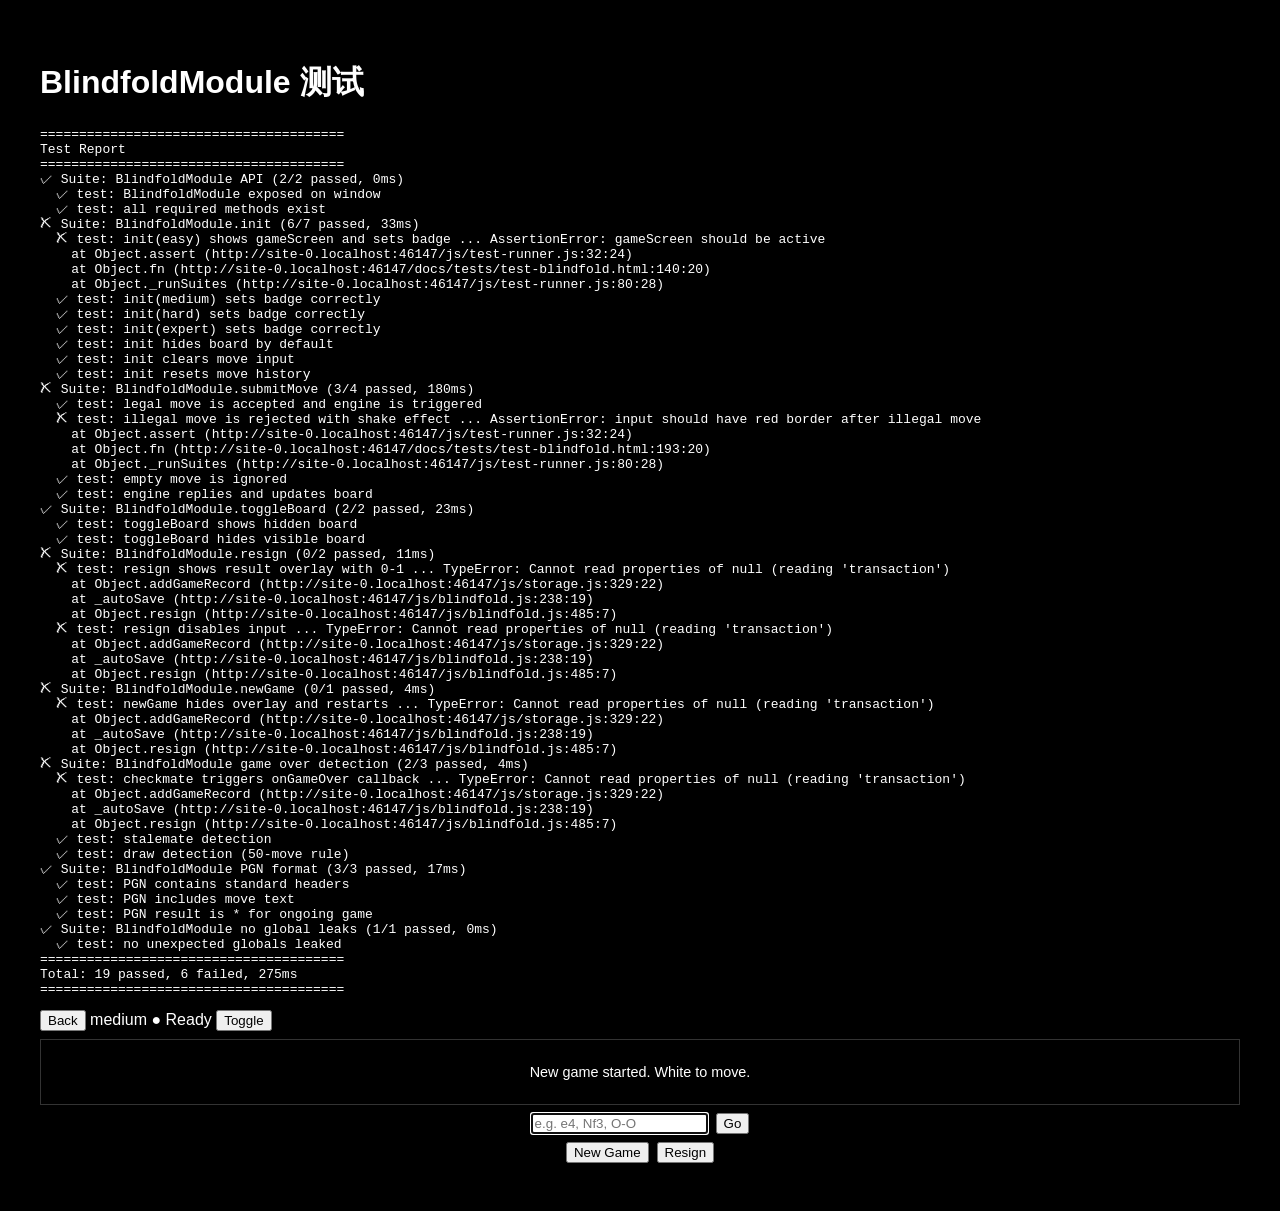
<file: docs/tests/test-blindfold.html>
<!DOCTYPE html>
<html lang="zh-CN">
<head>
  <meta charset="UTF-8">
  <meta name="viewport" content="width=device-width, initial-scale=1.0">
  <title>Test BlindfoldModule</title>
  <style>
    body {
      font-family: -apple-system, BlinkMacSystemFont, "SF Pro Text", "Segoe UI", Roboto, "Helvetica Neue", Arial, sans-serif;
      background: #000;
      color: #fff;
      padding: 2rem;
    }
    #test-results { margin-top: 1rem; }
    .screen { display: none; }
    .screen.active { display: block; }
    .hidden { display: none !important; }
    .board-panel { max-width: 360px; margin: 1rem auto; }
    .game-input, .game-actions { display: flex; gap: 0.5rem; justify-content: center; margin: 0.5rem 0; }
    .move-history { max-height: 120px; overflow-y: auto; border: 1px solid #333; padding: 0.5rem; margin: 0.5rem 0; }
    .result-overlay { display: none; position: fixed; inset: 0; background: rgba(0,0,0,0.8); align-items: center; justify-content: center; }
    .result-overlay.show { display: flex; }
    .result-card { background: #1a1a2e; padding: 2rem; border-radius: 16px; max-width: 400px; }
  </style>
</head>
<body>
  <h1>BlindfoldModule 测试</h1>
  <div id="test-results"></div>

  <!-- Minimal DOM matching production gameScreen -->
  <div class="screen hidden" id="startScreen"></div>
  <div class="screen hidden" id="difficultyScreen"></div>

  <div class="screen hidden" id="gameScreen">
    <div class="game-header">
      <button class="back-btn">Back</button>
      <span class="difficulty-badge" id="diffBadge">Medium</span>
      <span class="engine-status" id="engineStatus">Ready</span>
      <button class="board-toggle" id="boardToggleBtn">Toggle</button>
    </div>

    <div class="board-panel hidden" id="boardPanel">
      <div id="boardGrid"></div>
    </div>

    <div class="move-history" id="moveHistory">
      <div style="color:var(--text-secondary);text-align:center;font-size:0.9rem;padding:1rem 0;">New game started. White to move.</div>
    </div>

    <div class="game-input">
      <input type="text" id="moveInput" placeholder="e.g. e4, Nf3, O-O" />
      <button id="moveSubmitBtn">Go</button>
    </div>

    <div class="game-actions">
      <button id="newGameBtn" data-i18n="newGame">New Game</button>
      <button id="resignBtn" data-i18n="resign">Resign</button>
    </div>
  </div>

  <div class="result-overlay" id="resultOverlay">
    <div class="result-card">
      <div class="result-title" id="resultTitle">Game Over</div>
      <div class="result-msg" id="resultMsg">White wins by checkmate!</div>
      <div class="result-pgn-wrap">
        <pre id="resultPgn"></pre>
        <button class="copy-btn" id="copyPgnBtn">📋 Copy PGN</button>
      </div>
      <button id="playAgainBtn" data-i18n="playAgain">Play Again</button>
    </div>
  </div>

  <script src="../../js/test-runner.js"></script>
  <script src="../../chess.js"></script>
  <script src="../../js/board-renderer.js"></script>
  <script src="../../js/storage.js"></script>

  <!-- Mock EngineModule for deterministic browser tests -->
  <script>
  (function() {
    'use strict';
    window.EngineModule = {
      _ready: true,
      init: function() { this._ready = true; return Promise.resolve(); },
      setDifficulty: function(config) {},
      setPosition: function(fen) {},
      go: function(callback) {
        this._ready = false;
        setTimeout(function() {
          window.EngineModule._ready = true;
          if (callback) callback('e7e5');
        }, 10);
      },
      stop: function() {},
      terminate: function() { this._ready = false; },
      isReady: function() { return this._ready; }
    };
  })();
  </script>

  <script src="../../js/blindfold.js"></script>

  <script>
  (function() {
    'use strict';

    function isHidden(id) {
      var el = document.getElementById(id);
      return !el || el.classList.contains('hidden');
    }
    function isActive(id) {
      var el = document.getElementById(id);
      return el && el.classList.contains('active') && !el.classList.contains('hidden');
    }
    function getText(id) {
      var el = document.getElementById(id);
      return el ? el.textContent : '';
    }

    TestRunner.suite('BlindfoldModule API', function() {
      TestRunner.test('BlindfoldModule exposed on window', function() {
        TestRunner.assert(typeof window.BlindfoldModule === 'object', 'BlindfoldModule not exposed');
      });
      TestRunner.test('all required methods exist', function() {
        var m = window.BlindfoldModule;
        TestRunner.assert(typeof m.init === 'function', 'init missing');
        TestRunner.assert(typeof m.submitMove === 'function', 'submitMove missing');
        TestRunner.assert(typeof m.toggleBoard === 'function', 'toggleBoard missing');
        TestRunner.assert(typeof m.resign === 'function', 'resign missing');
        TestRunner.assert(typeof m.newGame === 'function', 'newGame missing');
        TestRunner.assert(typeof m.getPgn === 'function', 'getPgn missing');
        TestRunner.assert(typeof m.getCurrentFen === 'function', 'getCurrentFen missing');
        TestRunner.assert(typeof m.onGameOver === 'function', 'onGameOver missing');
      });
    });

    TestRunner.suite('BlindfoldModule.init', function() {
      TestRunner.test('init(easy) shows gameScreen and sets badge', function() {
        window.BlindfoldModule.init('easy');
        TestRunner.assert(isActive('gameScreen'), 'gameScreen should be active');
        TestRunner.assert(isHidden('difficultyScreen'), 'difficultyScreen should be hidden');
        TestRunner.assertEqual(getText('diffBadge'), 'easy');
      });

      TestRunner.test('init(medium) sets badge correctly', function() {
        window.BlindfoldModule.init('medium');
        TestRunner.assertEqual(getText('diffBadge'), 'medium');
      });

      TestRunner.test('init(hard) sets badge correctly', function() {
        window.BlindfoldModule.init('hard');
        TestRunner.assertEqual(getText('diffBadge'), 'hard');
      });

      TestRunner.test('init(expert) sets badge correctly', function() {
        window.BlindfoldModule.init('expert');
        TestRunner.assertEqual(getText('diffBadge'), 'expert');
      });

      TestRunner.test('init hides board by default', function() {
        window.BlindfoldModule.init('medium');
        TestRunner.assert(isHidden('boardPanel'), 'boardPanel should be hidden initially');
      });

      TestRunner.test('init clears move input', function() {
        window.BlindfoldModule.init('medium');
        var input = document.getElementById('moveInput');
        TestRunner.assertEqual(input.value, '');
        TestRunner.assertEqual(input.disabled, false);
      });

      TestRunner.test('init resets move history', function() {
        window.BlindfoldModule.init('medium');
        var hist = document.getElementById('moveHistory');
        TestRunner.assert(hist.textContent.indexOf('New game started') !== -1 || hist.innerHTML.indexOf('New game started') !== -1);
      });
    });

    TestRunner.suite('BlindfoldModule.submitMove', function() {
      TestRunner.test('legal move is accepted and engine is triggered', function() {
        window.BlindfoldModule.init('medium');
        window.BlindfoldModule.submitMove('e4');
        TestRunner.assertEqual(window.BlindfoldModule.getCurrentFen(), 'rnbqkbnr/pppppppp/8/8/4P3/8/PPPP1PPP/RNBQKBNR b KQkq e3 0 1');
      });

      TestRunner.test('illegal move is rejected with shake effect', function() {
        window.BlindfoldModule.init('medium');
        var input = document.getElementById('moveInput');
        input.value = 'xyz';
        input.style.borderColor = '';
        window.BlindfoldModule.submitMove('xyz');
        TestRunner.assertEqual(window.BlindfoldModule.getCurrentFen(), 'rnbqkbnr/pppppppp/8/8/8/8/PPPPPPPP/RNBQKBNR w KQkq - 0 1');
        TestRunner.assert(input.style.borderColor === '#ff453a', 'input should have red border after illegal move');
      });

      TestRunner.test('empty move is ignored', function() {
        window.BlindfoldModule.init('medium');
        var before = window.BlindfoldModule.getCurrentFen();
        window.BlindfoldModule.submitMove('');
        TestRunner.assertEqual(window.BlindfoldModule.getCurrentFen(), before);
      });

      TestRunner.test('engine replies and updates board', async function() {
        window.BlindfoldModule.init('medium');
        window.BlindfoldModule.submitMove('e4');
        await new Promise(function(r) { setTimeout(r, 50); });
        var fen = window.BlindfoldModule.getCurrentFen();
        TestRunner.assert(fen.indexOf('w KQkq') !== -1, 'after e4 e5 it should be white to move');
        var hist = document.getElementById('moveHistory');
        TestRunner.assert(hist.textContent.indexOf('e4') !== -1 || hist.innerHTML.indexOf('e4') !== -1, 'history should contain e4');
        TestRunner.assert(hist.textContent.indexOf('e5') !== -1 || hist.innerHTML.indexOf('e5') !== -1, 'history should contain e5');
      });
    });

    TestRunner.suite('BlindfoldModule.toggleBoard', function() {
      TestRunner.test('toggleBoard shows hidden board', function() {
        window.BlindfoldModule.init('medium');
        TestRunner.assert(isHidden('boardPanel'));
        window.BlindfoldModule.toggleBoard();
        TestRunner.assert(!isHidden('boardPanel'), 'boardPanel should be visible after toggle');
      });

      TestRunner.test('toggleBoard hides visible board', function() {
        window.BlindfoldModule.init('medium');
        window.BlindfoldModule.toggleBoard();
        TestRunner.assert(!isHidden('boardPanel'));
        window.BlindfoldModule.toggleBoard();
        TestRunner.assert(isHidden('boardPanel'), 'boardPanel should be hidden after second toggle');
      });
    });

    TestRunner.suite('BlindfoldModule.resign', function() {
      TestRunner.test('resign shows result overlay with 0-1', function() {
        window.BlindfoldModule.init('medium');
        window.BlindfoldModule.resign();
        var overlay = document.getElementById('resultOverlay');
        TestRunner.assert(overlay.classList.contains('show'), 'resultOverlay should show');
        TestRunner.assertEqual(getText('resultTitle'), 'Resigned');
        TestRunner.assertEqual(getText('resultMsg'), 'You resigned. Stockfish wins.');
        var pgn = document.getElementById('resultPgn').textContent;
        TestRunner.assert(pgn.indexOf('[Result "0-1"]') !== -1, 'PGN should contain 0-1');
      });

      TestRunner.test('resign disables input', function() {
        window.BlindfoldModule.init('medium');
        window.BlindfoldModule.resign();
        TestRunner.assertEqual(document.getElementById('moveInput').disabled, true);
      });
    });

    TestRunner.suite('BlindfoldModule.newGame', function() {
      TestRunner.test('newGame hides overlay and restarts', function() {
        window.BlindfoldModule.init('medium');
        window.BlindfoldModule.resign();
        TestRunner.assert(document.getElementById('resultOverlay').classList.contains('show'));
        window.BlindfoldModule.newGame();
        TestRunner.assert(!document.getElementById('resultOverlay').classList.contains('show'), 'overlay should be hidden');
        TestRunner.assert(isActive('gameScreen'), 'gameScreen should still be active');
      });
    });

    TestRunner.suite('BlindfoldModule game over detection', function() {
      TestRunner.test('checkmate triggers onGameOver callback', function() {
        window.BlindfoldModule.init('medium');
        var called = false;
        var resultArg = null;
        window.BlindfoldModule.onGameOver(function(res) { called = true; resultArg = res; });
        window.BlindfoldModule.resign();
        TestRunner.assert(called, 'onGameOver callback should be called on resign');
        TestRunner.assertEqual(resultArg.result, '0-1');
        TestRunner.assert(typeof resultArg.pgn === 'string');
        TestRunner.assert(typeof resultArg.moves === 'number');
        TestRunner.assert(typeof resultArg.duration === 'number');
        TestRunner.assertEqual(resultArg.difficulty, 'medium');
      });

      TestRunner.test('stalemate detection', function() {
        var staleFen = '8/8/8/8/8/1qk5/8/K7 w - - 0 1';
        var game = new Chess(staleFen);
        TestRunner.assert(game.in_stalemate(), 'Chess should detect stalemate');
      });

      TestRunner.test('draw detection (50-move rule)', function() {
        var drawFen = '8/8/8/8/8/8/8/4K2k w - - 100 1';
        var game = new Chess(drawFen);
        TestRunner.assert(game.in_draw(), 'Chess should detect draw by 50-move rule');
      });
    });

    TestRunner.suite('BlindfoldModule PGN format', function() {
      TestRunner.test('PGN contains standard headers', function() {
        window.BlindfoldModule.init('medium');
        window.BlindfoldModule.submitMove('e4');
        var pgn = window.BlindfoldModule.getPgn();
        TestRunner.assert(pgn.indexOf('[Event "Blindfold Chess"]') !== -1, 'missing Event header');
        TestRunner.assert(pgn.indexOf('[Site "https://michaelgao-watcher.github.io/blindfold-chess/"]') !== -1, 'missing Site header');
        TestRunner.assert(pgn.indexOf('[Date "') !== -1, 'missing Date header');
        TestRunner.assert(pgn.indexOf('[White "Player"]') !== -1, 'missing White header');
        TestRunner.assert(pgn.indexOf('[Black "Stockfish"]') !== -1, 'missing Black header');
        TestRunner.assert(pgn.indexOf('[Result "') !== -1, 'missing Result header');
      });

      TestRunner.test('PGN includes move text', function() {
        window.BlindfoldModule.init('medium');
        window.BlindfoldModule.submitMove('e4');
        var pgn = window.BlindfoldModule.getPgn();
        TestRunner.assert(pgn.indexOf('e4') !== -1, 'PGN should contain e4');
      });

      TestRunner.test('PGN result is * for ongoing game', function() {
        window.BlindfoldModule.init('medium');
        var pgn = window.BlindfoldModule.getPgn();
        TestRunner.assert(pgn.indexOf('[Result "*"]') !== -1, 'ongoing game should have * result');
      });
    });

    TestRunner.suite('BlindfoldModule no global leaks', function() {
      TestRunner.test('no unexpected globals leaked', function() {
        TestRunner.assert(typeof window._game === 'undefined', '_game leaked');
        TestRunner.assert(typeof window._boardRenderer === 'undefined', '_boardRenderer leaked');
        TestRunner.assert(typeof window._currentLevel === 'undefined', '_currentLevel leaked');
        TestRunner.assert(typeof window._audioCtx === 'undefined', '_audioCtx leaked');
        TestRunner.assert(typeof window._gameOverCallbacks === 'undefined', '_gameOverCallbacks leaked');
      });
    });

    TestRunner.run();
  })();
  </script>
</body>
</html>
</file>
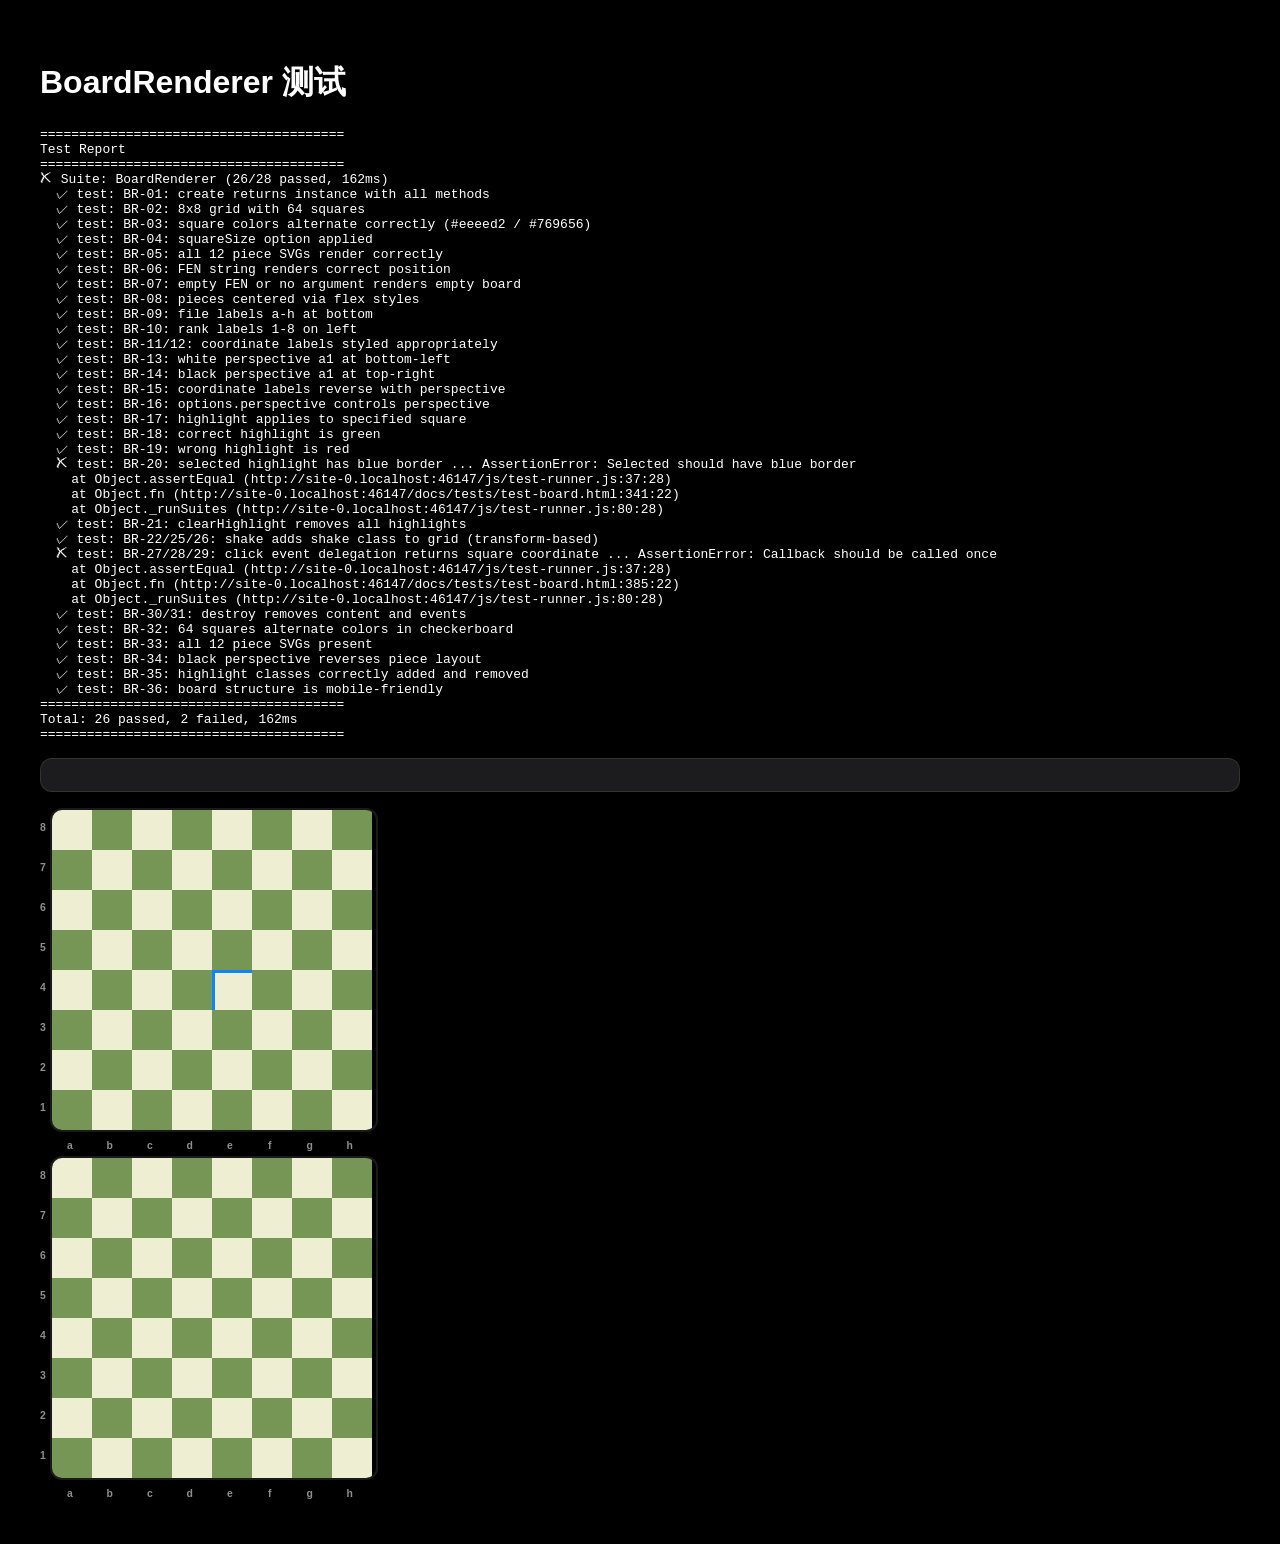
<file: docs/tests/test-board.html>
<!DOCTYPE html>
<html lang="zh-CN">
<head>
  <meta charset="UTF-8">
  <meta name="viewport" content="width=device-width, initial-scale=1.0">
  <title>Test BoardRenderer</title>
  <style>
    body {
      font-family: -apple-system, BlinkMacSystemFont, "SF Pro Text", "Segoe UI", Roboto, "Helvetica Neue", Arial, sans-serif;
      background: #000;
      color: #fff;
      padding: 2rem;
    }
    #test-results {
      margin-top: 1rem;
    }
    .test-container {
      margin: 1rem 0;
      padding: 1rem;
      border: 1px solid rgba(255,255,255,0.1);
      border-radius: 12px;
      background: #1c1c1e;
    }

    /* Board styles */
    .board-wrapper { display: flex; align-items: flex-start; gap: 4px; }
    .board-area { display: flex; flex-direction: column; gap: 4px; }
    .board-row-labels { display: flex; flex-direction: column; }
    .board-row-labels span, .board-col-labels span {
      font-size: 0.65rem; font-weight: 600; color: #8e8e93;
      display: flex; align-items: center; justify-content: center; user-select: none;
    }
    .board-row-labels span { height: 40px; }
    .board-col-labels { display: flex; }
    .board-col-labels span { width: 40px; height: 20px; }

    .board-grid {
      display: grid; grid-template-columns: repeat(8, 40px); grid-template-rows: repeat(8, 40px);
      width: 324px;
      border-radius: 12px; overflow: hidden; border: 2px solid rgba(255,255,255,0.1);
    }
    .square { display: flex; align-items: center; justify-content: center; width: 40px; height: 40px; font-size: 1.6rem; line-height: 1; user-select: none; }
    .square.light { background: #eeeed2; }
    .square.dark { background: #769656; }

    @keyframes shake {
      0%, 100% { transform: translateX(0); }
      15% { transform: translateX(-10px); }
      30% { transform: translateX(10px); }
      45% { transform: translateX(-7px); }
      60% { transform: translateX(7px); }
      75% { transform: translateX(-4px); }
      90% { transform: translateX(4px); }
    }
    .shake { animation: shake 0.5s ease; }

    .piece-svg { width: 90%; height: 90%; display: block; }
  </style>
</head>
<body>
  <h1>BoardRenderer 测试</h1>
  <div id="test-results"></div>

  <!-- Test containers -->
  <div id="board-test-container" class="test-container"></div>

  <script src="../../js/test-runner.js"></script>
  <script src="../../js/board-renderer.js"></script>
  <script>
    (function() {
      function makeContainer(id) {
        const el = document.createElement('div');
        el.id = id;
        document.body.appendChild(el);
        return el;
      }

      TestRunner.suite('BoardRenderer', () => {
        // BR-01: create returns instance with required methods
        TestRunner.test('BR-01: create returns instance with all methods', () => {
          const container = makeContainer('br01');
          const board = BoardRenderer.create('br01');
          TestRunner.assert(typeof board.render === 'function', 'render missing');
          TestRunner.assert(typeof board.highlight === 'function', 'highlight missing');
          TestRunner.assert(typeof board.clearHighlight === 'function', 'clearHighlight missing');
          TestRunner.assert(typeof board.shake === 'function', 'shake missing');
          TestRunner.assert(typeof board.onSquareClick === 'function', 'onSquareClick missing');
          TestRunner.assert(typeof board.destroy === 'function', 'destroy missing');
          board.destroy();
        });

        // BR-02: 64 squares
        TestRunner.test('BR-02: 8x8 grid with 64 squares', () => {
          const container = makeContainer('br02');
          const board = BoardRenderer.create('br02');
          const grid = document.getElementById('br02').querySelector('.board-grid');
          const squares = grid.querySelectorAll('.square');
          TestRunner.assertEqual(squares.length, 64, 'Expected 64 squares');
          board.destroy();
        });

        // BR-03: colors alternate correctly
        TestRunner.test('BR-03: square colors alternate correctly (#eeeed2 / #769656)', () => {
          const container = makeContainer('br03');
          const board = BoardRenderer.create('br03');
          const grid = document.getElementById('br03').querySelector('.board-grid');
          const squares = grid.querySelectorAll('.square');
          for (let i = 0; i < 8; i++) {
            for (let j = 0; j < 8; j++) {
              const idx = i * 8 + j;
              const sq = squares[idx];
              const isLight = (i + j) % 2 === 0;
              TestRunner.assert(sq.classList.contains(isLight ? 'light' : 'dark'), 'Color class wrong at ' + i + ',' + j);
              TestRunner.assert(!!sq.style.background, 'Background should be set');
            }
          }
          board.destroy();
        });

        // BR-04: size adaptive
        TestRunner.test('BR-04: squareSize option applied', () => {
          const container = makeContainer('br04');
          const board = BoardRenderer.create('br04', { squareSize: 60 });
          const grid = document.getElementById('br04').querySelector('.board-grid');
          TestRunner.assert(grid.style.gridTemplateColumns.indexOf('60px') !== -1, 'gridTemplateColumns should contain 60px');
          const squares = grid.querySelectorAll('.square');
          TestRunner.assertEqual(squares[0].style.width, '60px', 'Square width should be 60px');
          TestRunner.assertEqual(squares[0].style.height, '60px', 'Square height should be 60px');
          board.destroy();
        });

        // BR-05: piece SVGs render
        TestRunner.test('BR-05: all 12 piece SVGs render correctly', () => {
          const container = makeContainer('br05');
          const board = BoardRenderer.create('br05', { showPieces: true });
          board.render('rnbqkbnr/pppppppp/8/8/8/8/PPPPPPPP/RNBQKBNR');
          const grid = document.getElementById('br05').querySelector('.board-grid');
          const squares = grid.querySelectorAll('.square');
          TestRunner.assert(squares[0].innerHTML.includes('svg'), 'a8 should have SVG');
          TestRunner.assert(squares[0].innerHTML.includes('piece-svg'), 'a8 should have piece-svg class');
          TestRunner.assert(squares[63].innerHTML.includes('svg'), 'h1 should have SVG');
          const a2 = grid.querySelector('[data-square="a2"]');
          TestRunner.assert(a2.innerHTML.includes('svg'), 'a2 should have white pawn SVG');
          const a7 = grid.querySelector('[data-square="a7"]');
          TestRunner.assert(a7.innerHTML.includes('svg'), 'a7 should have black pawn SVG');
          board.destroy();
        });

        // BR-06: FEN parsing
        TestRunner.test('BR-06: FEN string renders correct position', () => {
          const container = makeContainer('br06');
          const board = BoardRenderer.create('br06', { showPieces: true });
          board.render('8/8/8/3Q4/8/8/8/8');
          const grid = document.getElementById('br06').querySelector('.board-grid');
          const d5 = grid.querySelector('[data-square="d5"]');
          TestRunner.assert(d5.innerHTML.includes('svg'), 'd5 should have white queen SVG');
          const e4 = grid.querySelector('[data-square="e4"]');
          TestRunner.assert(!e4.innerHTML.includes('svg'), 'e4 should be empty');
          board.destroy();
        });

        // BR-07: empty board
        TestRunner.test('BR-07: empty FEN or no argument renders empty board', () => {
          const container = makeContainer('br07a');
          const board = BoardRenderer.create('br07a', { showPieces: true });
          board.render();
          const grid = document.getElementById('br07a').querySelector('.board-grid');
          const squares = grid.querySelectorAll('.square');
          let pieceCount = 0;
          squares.forEach(sq => { if (sq.innerHTML.includes('svg')) pieceCount++; });
          TestRunner.assertEqual(pieceCount, 0, 'Empty render should have 0 pieces');
          board.destroy();

          const container2 = makeContainer('br07b');
          const board2 = BoardRenderer.create('br07b', { showPieces: true });
          board2.render('');
          const grid2 = document.getElementById('br07b').querySelector('.board-grid');
          const squares2 = grid2.querySelectorAll('.square');
          pieceCount = 0;
          squares2.forEach(sq => { if (sq.innerHTML.includes('svg')) pieceCount++; });
          TestRunner.assertEqual(pieceCount, 0, 'Empty string render should have 0 pieces');
          board2.destroy();
        });

        // BR-08: pieces centered
        TestRunner.test('BR-08: pieces centered via flex styles', () => {
          const container = makeContainer('br08');
          const board = BoardRenderer.create('br08', { showPieces: true });
          board.render('rnbqkbnr/pppppppp/8/8/8/8/PPPPPPPP/RNBQKBNR');
          const grid = document.getElementById('br08').querySelector('.board-grid');
          const sq = grid.querySelector('[data-square="e1"]');
          TestRunner.assertEqual(sq.style.display, 'flex', 'Should use flexbox');
          TestRunner.assertEqual(sq.style.alignItems, 'center', 'Should align center');
          TestRunner.assertEqual(sq.style.justifyContent, 'center', 'Should justify center');
          board.destroy();
        });

        // BR-09: file labels a-h
        TestRunner.test('BR-09: file labels a-h at bottom', () => {
          const container = makeContainer('br09');
          const board = BoardRenderer.create('br09', { perspective: 'white' });
          const wrapper = document.getElementById('br09').querySelector('.board-wrapper');
          const colLabels = wrapper.querySelector('.board-col-labels');
          TestRunner.assert(colLabels !== null, 'Col labels should exist');
          const spans = colLabels.children;
          TestRunner.assertEqual(spans.length, 8, 'Should have 8 file labels');
          TestRunner.assertEqual(spans[0].textContent, 'a', 'First file should be a');
          TestRunner.assertEqual(spans[7].textContent, 'h', 'Last file should be h');
          board.destroy();
        });

        // BR-10: rank labels 1-8
        TestRunner.test('BR-10: rank labels 1-8 on left', () => {
          const container = makeContainer('br10');
          const board = BoardRenderer.create('br10', { perspective: 'white' });
          const wrapper = document.getElementById('br10').querySelector('.board-wrapper');
          const rowLabels = wrapper.querySelector('.board-row-labels');
          TestRunner.assert(rowLabels !== null, 'Row labels should exist');
          const spans = rowLabels.children;
          TestRunner.assertEqual(spans.length, 8, 'Should have 8 rank labels');
          TestRunner.assertEqual(spans[0].textContent, '8', 'Top rank should be 8');
          TestRunner.assertEqual(spans[7].textContent, '1', 'Bottom rank should be 1');
          board.destroy();
        });

        // BR-11/12: label styling
        TestRunner.test('BR-11/12: coordinate labels styled appropriately', () => {
          const container = makeContainer('br11');
          const board = BoardRenderer.create('br11');
          const wrapper = document.getElementById('br11').querySelector('.board-wrapper');
          const rowLabels = wrapper.querySelector('.board-row-labels');
          const colLabels = wrapper.querySelector('.board-col-labels');
          TestRunner.assertEqual(rowLabels.style.display, 'flex', 'Row labels should be flex');
          TestRunner.assertEqual(rowLabels.style.flexDirection, 'column', 'Row labels should be column');
          TestRunner.assertEqual(colLabels.style.display, 'flex', 'Col labels should be flex');
          const span = rowLabels.children[0];
          TestRunner.assertEqual(span.style.fontSize, '0.65rem', 'Font size should be 0.65rem');
          TestRunner.assertEqual(span.style.fontWeight, '600', 'Font weight should be 600');
          board.destroy();
        });

        // BR-13: white perspective a1 bottom-left
        TestRunner.test('BR-13: white perspective a1 at bottom-left', () => {
          const container = makeContainer('br13');
          const board = BoardRenderer.create('br13', { perspective: 'white' });
          const grid = document.getElementById('br13').querySelector('.board-grid');
          const squares = grid.querySelectorAll('.square');
          const a1 = squares[7 * 8 + 0];
          TestRunner.assertEqual(a1.getAttribute('data-square'), 'a1', 'Bottom-left should be a1');
          const h8 = squares[0 * 8 + 7];
          TestRunner.assertEqual(h8.getAttribute('data-square'), 'h8', 'Top-right should be h8');
          board.destroy();
        });

        // BR-14: black perspective a1 top-right
        TestRunner.test('BR-14: black perspective a1 at top-right', () => {
          const container = makeContainer('br14');
          const board = BoardRenderer.create('br14', { perspective: 'black' });
          const grid = document.getElementById('br14').querySelector('.board-grid');
          const squares = grid.querySelectorAll('.square');
          const a1 = squares[0 * 8 + 7];
          TestRunner.assertEqual(a1.getAttribute('data-square'), 'a1', 'Top-right should be a1');
          const h8 = squares[7 * 8 + 0];
          TestRunner.assertEqual(h8.getAttribute('data-square'), 'h8', 'Bottom-left should be h8');
          board.destroy();
        });

        // BR-15: labels reverse with perspective
        TestRunner.test('BR-15: coordinate labels reverse with perspective', () => {
          const containerW = makeContainer('br15w');
          const boardW = BoardRenderer.create('br15w', { perspective: 'white' });
          const wrapperW = document.getElementById('br15w').querySelector('.board-wrapper');
          const rowW = wrapperW.querySelector('.board-row-labels');
          const colW = wrapperW.querySelector('.board-col-labels');
          TestRunner.assertEqual(rowW.children[0].textContent, '8', 'White top rank should be 8');
          TestRunner.assertEqual(colW.children[0].textContent, 'a', 'White left file should be a');
          boardW.destroy();

          const containerB = makeContainer('br15b');
          const boardB = BoardRenderer.create('br15b', { perspective: 'black' });
          const wrapperB = document.getElementById('br15b').querySelector('.board-wrapper');
          const rowB = wrapperB.querySelector('.board-row-labels');
          const colB = wrapperB.querySelector('.board-col-labels');
          TestRunner.assertEqual(rowB.children[0].textContent, '1', 'Black top rank should be 1');
          TestRunner.assertEqual(colB.children[0].textContent, 'h', 'Black left file should be h');
          boardB.destroy();
        });

        // BR-16: options.perspective controls perspective
        TestRunner.test('BR-16: options.perspective controls perspective', () => {
          const container = makeContainer('br16');
          const board = BoardRenderer.create('br16', { perspective: 'black' });
          const grid = document.getElementById('br16').querySelector('.board-grid');
          const sq = grid.querySelector('[data-square="h1"]');
          TestRunner.assert(sq !== null, 'h1 should exist in black perspective');
          board.destroy();
        });

        // BR-17: highlight works
        TestRunner.test('BR-17: highlight applies to specified square', () => {
          const container = makeContainer('br17');
          const board = BoardRenderer.create('br17');
          board.highlight('e4', 'correct');
          const grid = document.getElementById('br17').querySelector('.board-grid');
          const sq = grid.querySelector('[data-square="e4"]');
          TestRunner.assert(sq.classList.contains('highlight-correct'), 'Should have highlight-correct class');
          board.destroy();
        });

        // BR-18: correct = green
        TestRunner.test('BR-18: correct highlight is green', () => {
          const container = makeContainer('br18');
          const board = BoardRenderer.create('br18');
          board.highlight('e4', 'correct');
          const grid = document.getElementById('br18').querySelector('.board-grid');
          const sq = grid.querySelector('[data-square="e4"]');
          TestRunner.assert(sq.classList.contains('highlight-correct'), 'Should have highlight-correct class');
          TestRunner.assert(!!sq.style.background, 'Correct highlight should set background');
          board.destroy();
        });

        // BR-19: wrong = red
        TestRunner.test('BR-19: wrong highlight is red', () => {
          const container = makeContainer('br19');
          const board = BoardRenderer.create('br19');
          board.highlight('e4', 'wrong');
          const grid = document.getElementById('br19').querySelector('.board-grid');
          const sq = grid.querySelector('[data-square="e4"]');
          TestRunner.assert(sq.classList.contains('highlight-wrong'), 'Should have highlight-wrong class');
          TestRunner.assert(!!sq.style.background, 'Wrong highlight should set background');
          board.destroy();
        });

        // BR-20: selected = blue border
        TestRunner.test('BR-20: selected highlight has blue border', () => {
          const container = makeContainer('br20');
          const board = BoardRenderer.create('br20');
          board.highlight('e4', 'selected');
          const grid = document.getElementById('br20').querySelector('.board-grid');
          const sq = grid.querySelector('[data-square="e4"]');
          TestRunner.assertEqual(sq.style.border, '3px solid #0a84ff', 'Selected should have blue border');
          TestRunner.assert(sq.classList.contains('highlight-selected'), 'Should have highlight-selected class');
          board.destroy();
        });

        // BR-21: clearHighlight removes all
        TestRunner.test('BR-21: clearHighlight removes all highlights', () => {
          const container = makeContainer('br21');
          const board = BoardRenderer.create('br21');
          board.highlight('e4', 'correct');
          board.highlight('d5', 'wrong');
          board.highlight('f3', 'selected');
          board.clearHighlight();
          const grid = document.getElementById('br21').querySelector('.board-grid');
          const squares = grid.querySelectorAll('.square');
          squares.forEach(sq => {
            TestRunner.assert(!sq.classList.contains('highlight-correct'), 'No correct highlight');
            TestRunner.assert(!sq.classList.contains('highlight-wrong'), 'No wrong highlight');
            TestRunner.assert(!sq.classList.contains('highlight-selected'), 'No selected highlight');
          });
          board.destroy();
        });

        // BR-22/23/24/25/26: shake animation
        TestRunner.test('BR-22/25/26: shake adds shake class to grid (transform-based)', () => {
          const container = makeContainer('br22');
          const board = BoardRenderer.create('br22');
          const grid = document.getElementById('br22').querySelector('.board-grid');
          TestRunner.assert(!grid.classList.contains('shake'), 'Should not start with shake');
          board.shake();
          TestRunner.assert(grid.classList.contains('shake'), 'Should have shake class after call');
          board.destroy();
        });

        // BR-27/28/29: click event delegation
        TestRunner.test('BR-27/28/29: click event delegation returns square coordinate', () => {
          const container = makeContainer('br29');
          const board = BoardRenderer.create('br29');
          const clicked = [];
          board.onSquareClick(sq => clicked.push(sq));
          const grid = document.getElementById('br29').querySelector('.board-grid');
          const target = grid.querySelector('[data-square="e4"]');
          const event = new MouseEvent('click', { target: target });
          grid.dispatchEvent(event);
          TestRunner.assertEqual(clicked.length, 1, 'Callback should be called once');
          TestRunner.assertEqual(clicked[0], 'e4', 'Callback should receive e4');
          board.destroy();
        });

        // BR-30/31: destroy cleans up
        TestRunner.test('BR-30/31: destroy removes content and events', () => {
          const container = makeContainer('br30');
          const board = BoardRenderer.create('br30');
          board.destroy();
          const el = document.getElementById('br30');
          TestRunner.assertEqual(el.children.length, 0, 'Container should be empty after destroy');
        });

        // BR-32: 64 color alternation
        TestRunner.test('BR-32: 64 squares alternate colors in checkerboard', () => {
          const container = makeContainer('br32');
          const board = BoardRenderer.create('br32');
          const grid = document.getElementById('br32').querySelector('.board-grid');
          const squares = grid.querySelectorAll('.square');
          TestRunner.assertEqual(squares.length, 64, 'Must be 64');
          for (let i = 0; i < 8; i++) {
            for (let j = 0; j < 8; j++) {
              const idx = i * 8 + j;
              const expected = (i + j) % 2 === 0 ? 'light' : 'dark';
              TestRunner.assert(squares[idx].classList.contains(expected), 'Checkerboard pattern at ' + i + ',' + j);
            }
          }
          board.destroy();
        });

        // BR-33: all 12 SVG piece types present in module
        TestRunner.test('BR-33: all 12 piece SVGs present', () => {
          // We verify by rendering the initial position and counting piece SVGs
          const container = makeContainer('br33');
          const board = BoardRenderer.create('br33', { showPieces: true });
          board.render('rnbqkbnr/pppppppp/8/8/8/8/PPPPPPPP/RNBQKBNR');
          const grid = document.getElementById('br33').querySelector('.board-grid');
          const squares = grid.querySelectorAll('.square');
          let svgCount = 0;
          squares.forEach(sq => { if (sq.innerHTML.includes('svg')) svgCount++; });
          TestRunner.assertEqual(svgCount, 32, 'Initial position should have 32 pieces');
          board.destroy();
        });

        // BR-34: perspective reversal with pieces
        TestRunner.test('BR-34: black perspective reverses piece layout', () => {
          const containerW = makeContainer('br34w');
          const boardW = BoardRenderer.create('br34w', { perspective: 'white', showPieces: true });
          boardW.render('rnbqkbnr/pppppppp/8/8/8/8/PPPPPPPP/RNBQKBNR');
          const gridW = document.getElementById('br34w').querySelector('.board-grid');
          const a1w = gridW.querySelector('[data-square="a1"]');
          TestRunner.assert(a1w.innerHTML.includes('svg'), 'White a1 should have piece');
          boardW.destroy();

          const containerB = makeContainer('br34b');
          const boardB = BoardRenderer.create('br34b', { perspective: 'black', showPieces: true });
          boardB.render('rnbqkbnr/pppppppp/8/8/8/8/PPPPPPPP/RNBQKBNR');
          const gridB = document.getElementById('br34b').querySelector('.board-grid');
          const a1b = gridB.querySelector('[data-square="a1"]');
          TestRunner.assert(a1b.innerHTML.includes('svg'), 'Black a1 should have piece');
          boardB.destroy();
        });

        // BR-35: highlight classes add/remove
        TestRunner.test('BR-35: highlight classes correctly added and removed', () => {
          const container = makeContainer('br35');
          const board = BoardRenderer.create('br35');
          board.highlight('e4', 'correct');
          const grid = document.getElementById('br35').querySelector('.board-grid');
          const sq = grid.querySelector('[data-square="e4"]');
          TestRunner.assert(sq.classList.contains('highlight-correct'), 'correct class');
          board.highlight('e4', 'wrong');
          TestRunner.assert(!sq.classList.contains('highlight-correct'), 'old class removed');
          TestRunner.assert(sq.classList.contains('highlight-wrong'), 'wrong class');
          board.clearHighlight();
          TestRunner.assert(!sq.classList.contains('highlight-wrong'), 'cleared');
          board.destroy();
        });

        // BR-36: mobile display check (basic structure)
        TestRunner.test('BR-36: board structure is mobile-friendly', () => {
          const container = makeContainer('br36');
          const board = BoardRenderer.create('br36', { squareSize: 36 });
          const wrapper = document.getElementById('br36').querySelector('.board-wrapper');
          TestRunner.assert(wrapper !== null, 'Wrapper should exist');
          const grid = wrapper.querySelector('.board-grid');
          TestRunner.assert(grid !== null, 'Grid should exist');
          // Verify grid does not exceed reasonable mobile width (36*8+4=292)
          TestRunner.assert(grid.style.width.indexOf('292') !== -1, 'Grid width should be 292px for squareSize 36');
          board.destroy();
        });
      });

      TestRunner.run();
    })();
  </script>
</body>
</html>
</file>
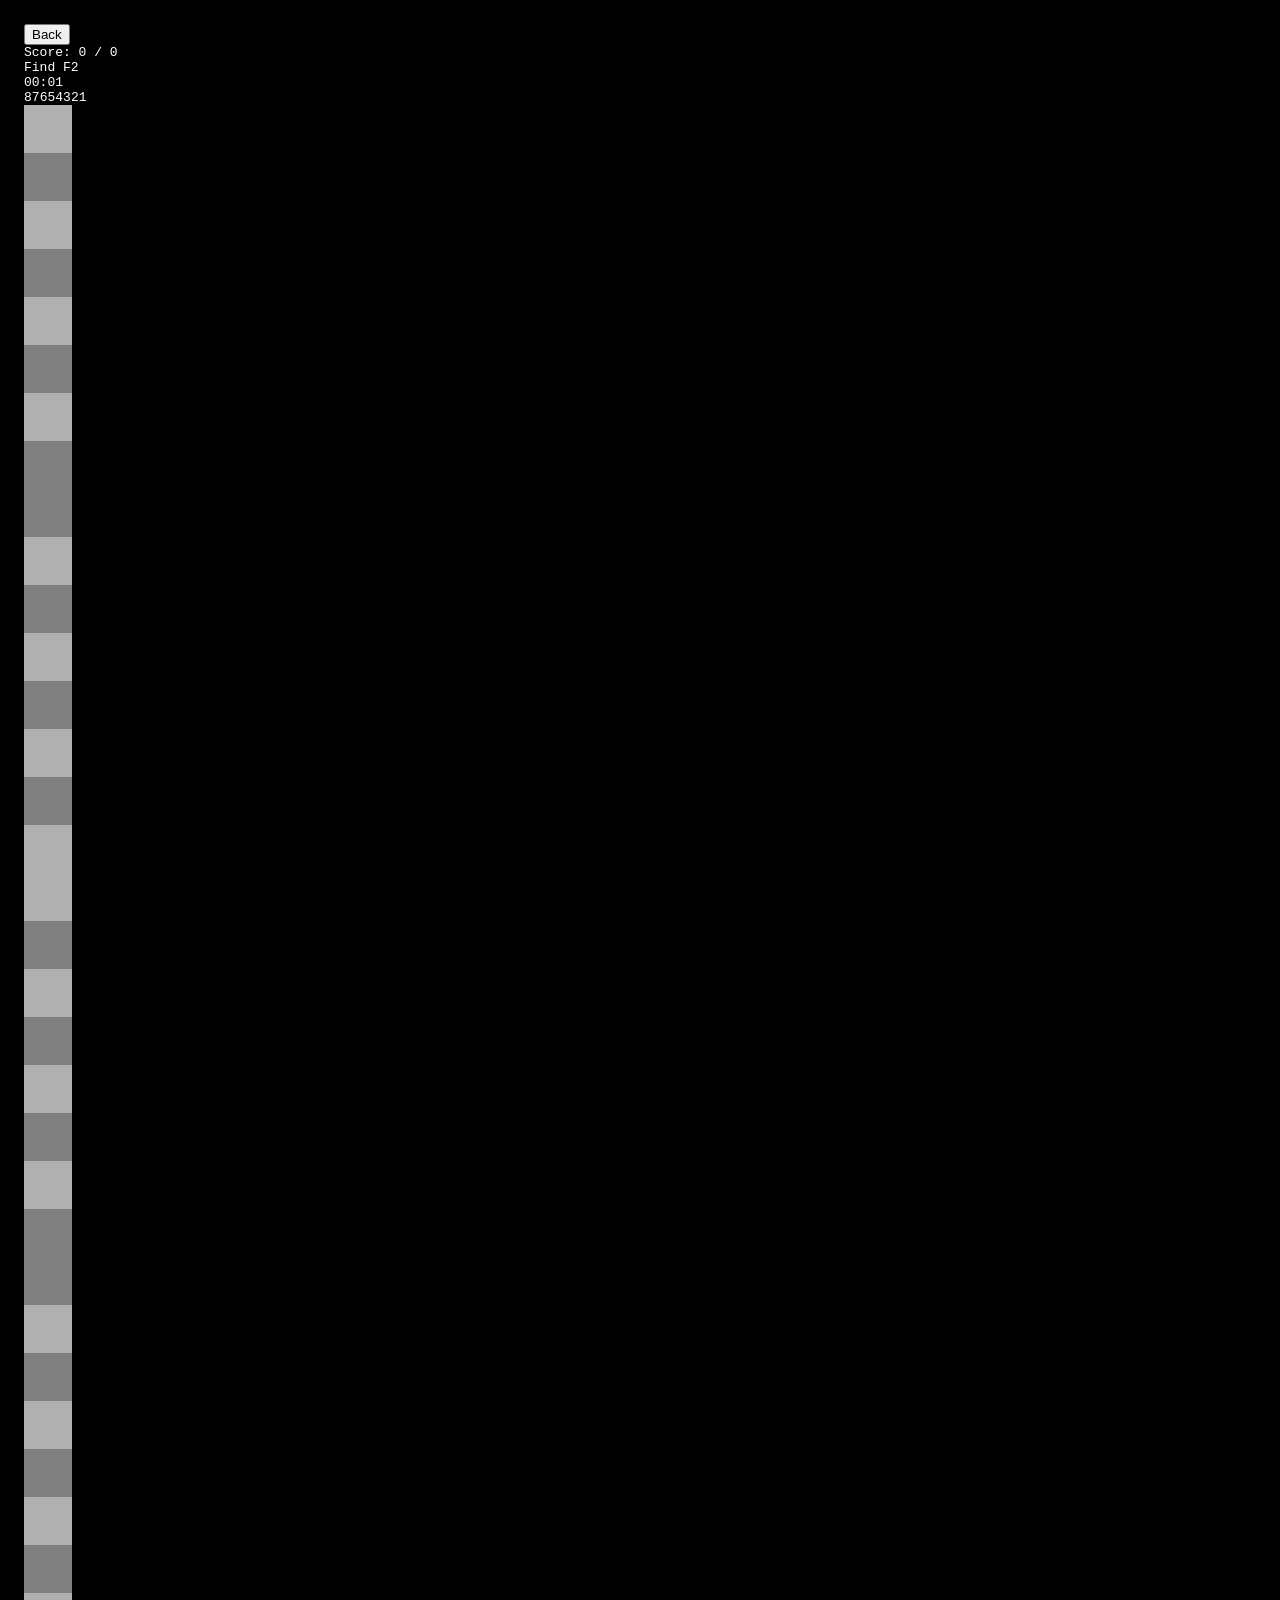
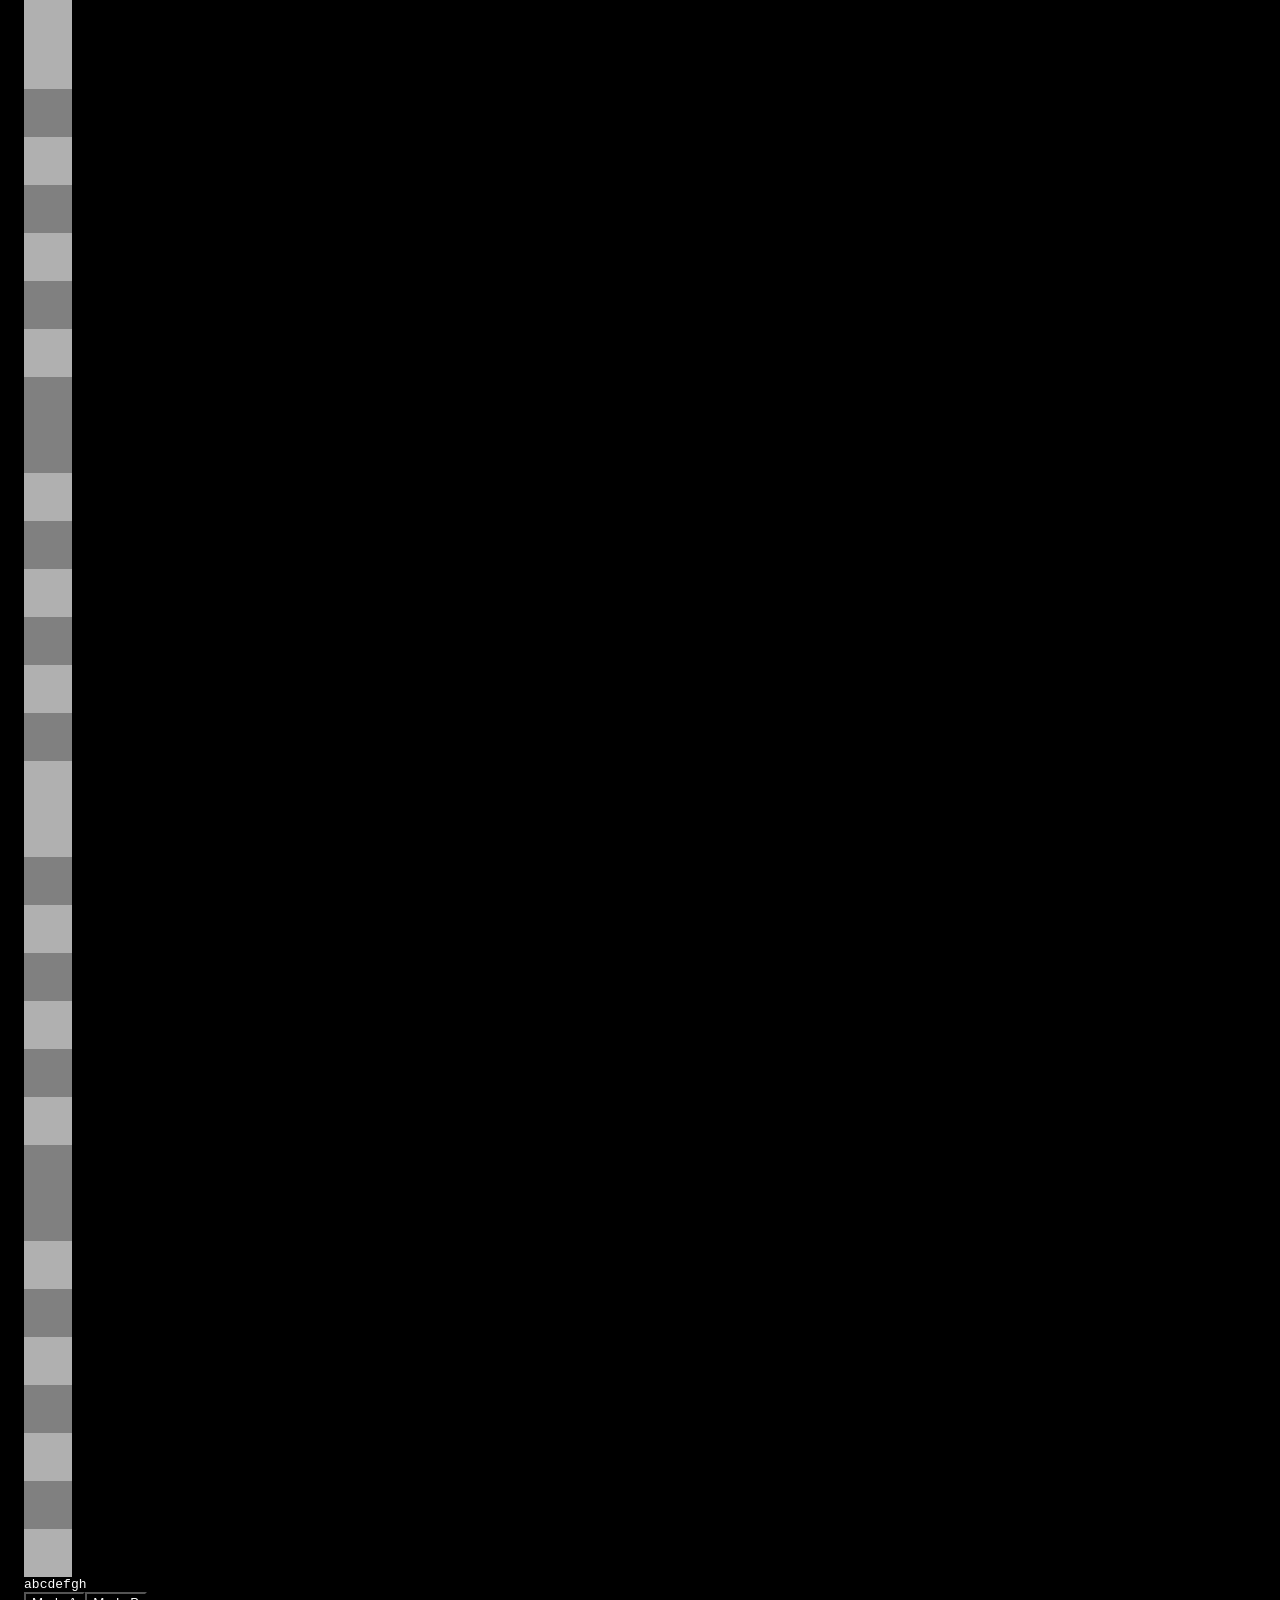
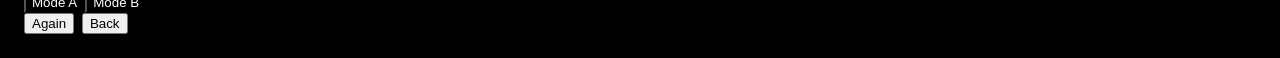
<file: docs/tests/test-coordinate.html>
<!DOCTYPE html>
<html lang="en">
<head>
  <meta charset="UTF-8">
  <title>Test CoordinateModule</title>
  <style>
    body { font-family: monospace; background: #000; color: #fff; padding: 1rem; }
    #test-results { white-space: pre-wrap; }
  </style>
</head>
<body>
  <div id="test-results"></div>

  <!-- Existing page structure that CoordinateModule expects -->
  <div class="screen hidden" id="startScreen"></div>

  <div class="screen hidden" id="coordinateScreen">
    <button class="back-btn"><span>Back</span></button>
    <div id="coordScore" style="display:none;">Score: 0 / 0</div>
    <div id="coordPrompt" style="display:none;"></div>
    <div id="coordTimer" style="display:none;"></div>
    <div class="board-wrapper" id="coordinateBoardWrapper">
      <div class="board-row-labels"></div>
      <div class="board-area">
        <div class="board-grid" id="coordinateBoardGrid"></div>
        <div class="board-col-labels"></div>
      </div>
    </div>
    <div id="coordInputArea" style="display:none;">
      <input type="text" id="coordInput" />
      <button id="coordInputGoBtn">Go</button>
    </div>
    <div id="coordFeedback"></div>
    <div class="game-actions" id="coordSetupActions">
      <button data-i18n="playAsWhite">Play as White</button>
      <button data-i18n="playAsBlack">Play as Black</button>
    </div>
    <div class="game-actions" id="coordTimerPresets" style="display:flex;">
      <button id="coordTimer30">30s</button>
      <button id="coordTimer60">60s</button>
      <button id="coordTimer120">120s</button>
      <button id="coordTimer0">∞</button>
    </div>
    <div class="game-actions" id="coordModeActions" style="display:none;">
      <button id="btnModeA" data-i18n="modeA">Mode A</button>
      <button id="btnModeB" data-i18n="modeB">Mode B</button>
    </div>
    <div class="result-overlay" id="coordResultOverlay">
      <div class="result-card">
        <div id="coordResultTitle"></div>
        <div id="coordResultMsg"></div>
        <button id="coordRestartBtn">Again</button>
        <button id="coordBackBtn">Back</button>
      </div>
    </div>
  </div>

  <script src="../../js/test-runner.js"></script>
  <script src="../../js/coordinate.js"></script>
  <script>
    // Speed up the 600ms correct-answer delay in tests
    const _origSetTimeout = window.setTimeout;
    window.setTimeout = function(cb, delay, ...args) {
      if (delay === 600) return _origSetTimeout(cb, 0, ...args);
      return _origSetTimeout(cb, delay, ...args);
    };
  </script>
  <script>
    TestRunner.suite('CoordinateModule', () => {
      // Helper: read current target from prompt text (mode A)
      function readTargetFromPrompt() {
        const promptEl = document.getElementById('coordPrompt');
        const text = promptEl ? promptEl.textContent : '';
        const parts = text.trim().split(/\s+/);
        return parts.length > 0 ? parts[parts.length - 1].toLowerCase() : null;
      }

      // Helper: brute-force find current target in mode B by looking for highlighted square
      function readTargetFromHighlight() {
        const grid = document.getElementById('coordinateBoardGrid');
        if (!grid) return null;
        const squares = grid.querySelectorAll('.square');
        for (let i = 0; i < squares.length; i++) {
          if (squares[i].classList.contains('glass-highlight')) {
            return squares[i].getAttribute('data-square');
          }
        }
        return null;
      }

      // CM-01: interface
      TestRunner.test('CM-01: exposes required public methods', () => {
        TestRunner.assert(typeof CoordinateModule.init === 'function', 'init missing');
        TestRunner.assert(typeof CoordinateModule.startPractice === 'function', 'startPractice missing');
        TestRunner.assert(typeof CoordinateModule.setTimer === 'function', 'setTimer missing');
        TestRunner.assert(typeof CoordinateModule.submitAnswer === 'function', 'submitAnswer missing');
        TestRunner.assert(typeof CoordinateModule.getScore === 'function', 'getScore missing');
        TestRunner.assert(typeof CoordinateModule.reset === 'function', 'reset missing');
      });

      // CM-02: init binds events and renders board
      TestRunner.test('CM-02: init renders 64 squares', () => {
        CoordinateModule.reset();
        CoordinateModule.init();
        const grid = document.getElementById('coordinateBoardGrid');
        const squares = grid.querySelectorAll('.square');
        TestRunner.assertEqual(squares.length, 64, 'Expected 64 squares after init');
      });

      // CM-03: 64 random coverage
      TestRunner.test('CM-03: 64 squares random coverage without repetition', async () => {
        CoordinateModule.reset();
        CoordinateModule.startPractice('white', 'a');
        const seen = new Set();
        for (let i = 0; i < 64; i++) {
          const target = readTargetFromPrompt();
          TestRunner.assert(target !== null && target.length === 2, 'Invalid target: ' + target);
          TestRunner.assert(!seen.has(target), 'Duplicate target: ' + target + ' at iteration ' + i);
          seen.add(target);
          CoordinateModule.submitAnswer(target);
          if (i < 63) await new Promise(r => setTimeout(r, 10));
        }
        TestRunner.assertEqual(seen.size, 64, 'Should have covered all 64 squares');
      });

      // CM-04: pool refills after 64
      TestRunner.test('CM-04: pool refills after 64 questions', async () => {
        CoordinateModule.reset();
        CoordinateModule.startPractice('white', 'a');
        for (let i = 0; i < 65; i++) {
          const target = readTargetFromPrompt();
          TestRunner.assert(target !== null, 'Target should not be null at iteration ' + i);
          CoordinateModule.submitAnswer(target);
          if (i < 64) await new Promise(r => setTimeout(r, 10));
        }
        const score = CoordinateModule.getScore();
        TestRunner.assertEqual(score.score, 65, 'Should have 65 correct answers');
      });

      // CM-05: wrong answer forces retry in mode A
      TestRunner.test('CM-05: wrong answer forces retry in mode A', () => {
        CoordinateModule.reset();
        CoordinateModule.startPractice('white', 'a');
        const target = readTargetFromPrompt();
        const wrong = target === 'a1' ? 'a2' : 'a1';

        CoordinateModule.submitAnswer(wrong);
        const scoreAfterWrong = CoordinateModule.getScore();
        TestRunner.assertEqual(scoreAfterWrong.total, 1, 'Total should be 1 after wrong');
        TestRunner.assertEqual(scoreAfterWrong.score, 0, 'Score should be 0 after wrong');

        // Submit another wrong answer - should not advance
        const anotherWrong = wrong === 'b1' ? 'b2' : 'b1';
        CoordinateModule.submitAnswer(anotherWrong);
        const scoreAfterSecondWrong = CoordinateModule.getScore();
        TestRunner.assertEqual(scoreAfterSecondWrong.total, 1, 'Total should still be 1');

        // Submit correct answer - should advance
        CoordinateModule.submitAnswer(target);
        const scoreAfterCorrect = CoordinateModule.getScore();
        TestRunner.assertEqual(scoreAfterCorrect.total, 1, 'Total should remain 1 after correction');
        // Prompt should have changed to next question
        const newTarget = readTargetFromPrompt();
        TestRunner.assert(newTarget !== target, 'Should advance to next question after correction');
      });

      // CM-06: wrong answer forces retry in mode B
      TestRunner.test('CM-06: wrong answer forces retry in mode B', () => {
        CoordinateModule.reset();
        CoordinateModule.startPractice('white', 'b');
        const target = readTargetFromHighlight();
        TestRunner.assert(target !== null, 'Mode B should highlight a target');
        const wrong = target === 'a1' ? 'a2' : 'a1';

        CoordinateModule.submitAnswer(wrong);
        const scoreAfterWrong = CoordinateModule.getScore();
        TestRunner.assertEqual(scoreAfterWrong.total, 1, 'Total should be 1 after wrong');
        TestRunner.assertEqual(scoreAfterWrong.score, 0, 'Score should be 0 after wrong');

        // Another wrong should not advance
        CoordinateModule.submitAnswer('h8');
        const scoreAfterSecond = CoordinateModule.getScore();
        TestRunner.assertEqual(scoreAfterSecond.total, 1, 'Total should still be 1');

        // Correct should advance
        CoordinateModule.submitAnswer(target);
        const newTarget = readTargetFromHighlight();
        TestRunner.assert(newTarget !== target, 'Should advance to next question');
      });

      // CM-07: black perspective reverses labels
      TestRunner.test('CM-07: black perspective reverses labels', () => {
        CoordinateModule.reset();
        CoordinateModule.startPractice('black', 'a');
        const wrapper = document.getElementById('coordinateBoardWrapper');
        const rowLabels = wrapper.querySelector('.board-row-labels');
        const colLabels = wrapper.querySelector('.board-col-labels');
        TestRunner.assertEqual(rowLabels.children[0].textContent, '1', 'Black top rank should be 1');
        TestRunner.assertEqual(rowLabels.children[7].textContent, '8', 'Black bottom rank should be 8');
        TestRunner.assertEqual(colLabels.children[0].textContent, 'h', 'Black left file should be h');
        TestRunner.assertEqual(colLabels.children[7].textContent, 'a', 'Black right file should be a');
      });

      // CM-08: timer stops at zero and shows result
      TestRunner.test('CM-08: timer stops at zero and shows result', async () => {
        CoordinateModule.reset();
        CoordinateModule.setTimer(1);
        CoordinateModule.startPractice('white', 'a');
        await new Promise(r => setTimeout(r, 1200));
        const overlay = document.getElementById('coordResultOverlay');
        TestRunner.assert(overlay.classList.contains('show'), 'Result overlay should be shown after timeout');
      });

      // CM-09: setTimer updates duration
      TestRunner.test('CM-09: setTimer updates duration', () => {
        CoordinateModule.reset();
        CoordinateModule.setTimer(30);
        CoordinateModule.startPractice('white', 'a');
        const timerEl = document.getElementById('coordTimer');
        TestRunner.assert(timerEl.style.display !== 'none', 'Timer should be visible');
        TestRunner.assert(timerEl.textContent.indexOf('00:30') !== -1 || timerEl.textContent === '00:30', 'Timer should show 00:30, got: ' + timerEl.textContent);
      });

      // CM-10: getScore returns correct data
      TestRunner.test('CM-10: getScore returns correct data', () => {
        CoordinateModule.reset();
        CoordinateModule.startPractice('white', 'a');
        const target = readTargetFromPrompt();
        CoordinateModule.submitAnswer(target);
        const score = CoordinateModule.getScore();
        TestRunner.assertEqual(score.score, 1, 'Score should be 1');
        TestRunner.assertEqual(score.total, 1, 'Total should be 1');
        TestRunner.assertEqual(score.accuracy, 1, 'Accuracy should be 1.0');

        const target2 = readTargetFromPrompt();
        CoordinateModule.submitAnswer('xx'); // wrong
        const score2 = CoordinateModule.getScore();
        TestRunner.assertEqual(score2.score, 1, 'Score should still be 1');
        TestRunner.assertEqual(score2.total, 2, 'Total should be 2');
        TestRunner.assertEqual(score2.accuracy, 0.5, 'Accuracy should be 0.5');
      });

      // CM-11: reset clears state
      TestRunner.test('CM-11: reset clears state and shows setup UI', () => {
        CoordinateModule.reset();
        CoordinateModule.startPractice('white', 'a');
        CoordinateModule.submitAnswer(readTargetFromPrompt());
        CoordinateModule.reset();

        const score = CoordinateModule.getScore();
        TestRunner.assertEqual(score.score, 0, 'Score should be 0');
        TestRunner.assertEqual(score.total, 0, 'Total should be 0');
        TestRunner.assertEqual(score.accuracy, 0, 'Accuracy should be 0');

        const setupActions = document.getElementById('coordSetupActions');
        const modeActions = document.getElementById('coordModeActions');
        TestRunner.assert(setupActions.style.display !== 'none', 'Setup actions should be visible');
        TestRunner.assert(modeActions.style.display === 'none', 'Mode actions should be hidden');
      });

      // CM-12: no global leakage
      TestRunner.test('CM-12: no global variable leakage except CoordinateModule', () => {
        TestRunner.assert(typeof window.CoordinateModule === 'object', 'CoordinateModule should be global');
        TestRunner.assert(typeof window.coordState === 'undefined', 'coordState should not leak');
        TestRunner.assert(typeof window.ALL_SQUARES === 'undefined', 'ALL_SQUARES should not leak');
        TestRunner.assert(typeof window.showCoordinate === 'undefined', 'showCoordinate should not leak');
        TestRunner.assert(typeof window.startCoordinatePractice === 'undefined', 'startCoordinatePractice should not leak');
      });

      // CM-13: unlimited timer hides display
      TestRunner.test('CM-13: unlimited timer hides timer display', () => {
        CoordinateModule.reset();
        CoordinateModule.setTimer(0);
        CoordinateModule.startPractice('white', 'a');
        const timerEl = document.getElementById('coordTimer');
        TestRunner.assert(timerEl.style.display === 'none' || timerEl.style.display === '', 'Timer should be hidden when unlimited');
      });

      // CM-14: mode B highlights target square
      TestRunner.test('CM-14: mode B highlights target square', () => {
        CoordinateModule.reset();
        CoordinateModule.startPractice('white', 'b');
        const target = readTargetFromHighlight();
        TestRunner.assert(target !== null, 'A square should be highlighted in mode B');
      });

      // CM-15: white perspective labels
      TestRunner.test('CM-15: white perspective labels are standard', () => {
        CoordinateModule.reset();
        CoordinateModule.startPractice('white', 'a');
        const wrapper = document.getElementById('coordinateBoardWrapper');
        const rowLabels = wrapper.querySelector('.board-row-labels');
        const colLabels = wrapper.querySelector('.board-col-labels');
        TestRunner.assertEqual(rowLabels.children[0].textContent, '8', 'White top rank should be 8');
        TestRunner.assertEqual(rowLabels.children[7].textContent, '1', 'White bottom rank should be 1');
        TestRunner.assertEqual(colLabels.children[0].textContent, 'a', 'White left file should be a');
        TestRunner.assertEqual(colLabels.children[7].textContent, 'h', 'White right file should be h');
      });
    });

    TestRunner.run().then(r => {
      if (r.failed > 0) {
        console.error('CoordinateModule tests failed: ' + r.failed);
      }
    });
  </script>
</body>
</html>
</file>
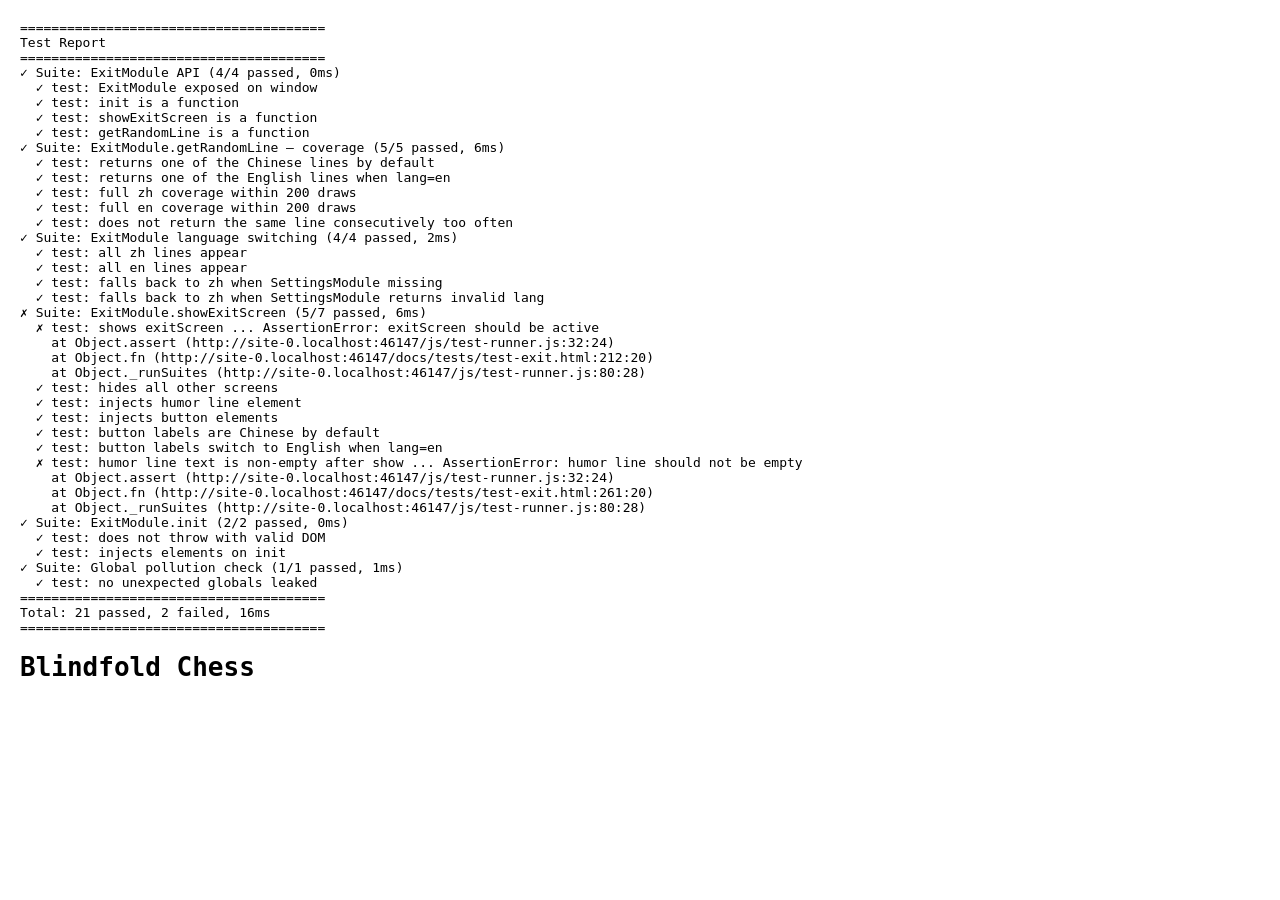
<file: docs/tests/test-exit.html>
<!DOCTYPE html>
<html lang="zh-CN">
<head>
  <meta charset="UTF-8">
  <title>Test ExitModule</title>
  <style>
    body { font-family: monospace; margin: 20px; }
    .screen { display: none; }
    .screen.active { display: block; }
    .hidden { display: none !important; }
  </style>
</head>
<body>
  <div id="test-results"></div>

  <!-- Minimal DOM matching production structure -->
  <div class="screen active" id="startScreen">
    <div class="brand"><h1>Blindfold Chess</h1></div>
  </div>

  <div class="screen hidden" id="gameScreen"></div>
  <div class="screen hidden" id="coordinateScreen"></div>

  <div class="screen hidden" id="exitScreen">
    <div class="brand">
      <h1 data-i18n="exitTitle">See you next time!</h1>
      <p data-i18n="exitDesc">You can close this tab whenever you're ready.</p>
    </div>
  </div>

  <script src="../../js/test-runner.js"></script>
  <script src="../../js/settings.js"></script>
  <script src="../../js/exit.js"></script>
  <script>
  (function() {
    'use strict';

    function resetScreens() {
      document.querySelectorAll('.screen').forEach(function(s) {
        s.classList.remove('active');
        s.classList.add('hidden');
      });
      var start = document.getElementById('startScreen');
      if (start) {
        start.classList.remove('hidden');
        start.classList.add('active');
      }
    }

    function isActive(id) {
      var el = document.getElementById(id);
      return el && el.classList.contains('active') && !el.classList.contains('hidden');
    }

    function isHidden(id) {
      var el = document.getElementById(id);
      return !el || el.classList.contains('hidden');
    }

    function getText(sel) {
      var el = document.querySelector(sel);
      return el ? el.textContent : null;
    }

    function mockSettingsLang(lang) {
      window.SettingsModule = {
        get: function(key) {
          if (key === 'lang') return lang;
          return null;
        }
      };
    }

    function clearSettingsMock() {
      delete window.SettingsModule;
    }

    var zhSet = new Set([
      '这对我来说太难了，我要去打开 TikTok 放松一下',
      '一代天才，就此陨落',
      '我的棋子刚才集体辞职了，说压力太大',
      '大脑内存不足，请关闭部分脑细胞再试',
      '棋手未老，棋先丢，盲棋不易，且行且珍惜',
      '此局太虐，朕要退朝了',
      '我的盲棋生涯，始于雄心，终于失忆',
      '对方一定开了挂，我要下线去举报',
      '我只是在测试浏览器的关闭按钮灵不灵',
      '棋输人不输，TikTok 不能不看',
      '看来我的脑内棋盘需要系统维护了',
      '这不是退出，这是战略性转移'
    ]);

    var enSet = new Set([
      "This is too hard for me. I'm going to open TikTok and relax.",
      'A brilliant mind, fallen just like that.',
      'My pieces just resigned collectively. Too much pressure.',
      'Brain memory insufficient. Please close some neurons and try again.',
      'The player is not old, but the pieces are lost. Blindfold chess is hard—cherish every move.',
      'This game is too brutal. His Majesty is leaving the court.',
      'My blindfold career began with ambition, ended with amnesia.',
      "The opponent must be cheating. I'm logging off to report them.",
      "I'm just testing if the browser close button works.",
      'Lost the game, not my dignity. TikTok is waiting.',
      'Looks like my mental chessboard needs system maintenance.',
      "This isn't quitting. It's a strategic retreat."
    ]);

    TestRunner.suite('ExitModule API', function() {
      TestRunner.test('ExitModule exposed on window', function() {
        TestRunner.assert(typeof window.ExitModule === 'object', 'ExitModule not exposed');
      });
      TestRunner.test('init is a function', function() {
        TestRunner.assert(typeof window.ExitModule.init === 'function', 'init not a function');
      });
      TestRunner.test('showExitScreen is a function', function() {
        TestRunner.assert(typeof window.ExitModule.showExitScreen === 'function', 'showExitScreen not a function');
      });
      TestRunner.test('getRandomLine is a function', function() {
        TestRunner.assert(typeof window.ExitModule.getRandomLine === 'function', 'getRandomLine not a function');
      });
    });

    TestRunner.suite('ExitModule.getRandomLine — coverage', function() {
      TestRunner.test('returns one of the Chinese lines by default', function() {
        clearSettingsMock();
        var line = window.ExitModule.getRandomLine();
        TestRunner.assert(zhSet.has(line), 'unexpected default line: ' + line);
      });

      TestRunner.test('returns one of the English lines when lang=en', function() {
        mockSettingsLang('en');
        var line = window.ExitModule.getRandomLine();
        TestRunner.assert(enSet.has(line), 'unexpected en line: ' + line);
        clearSettingsMock();
      });

      TestRunner.test('full zh coverage within 200 draws', function() {
        clearSettingsMock();
        var seen = new Set();
        for (var i = 0; i < 200; i++) {
          seen.add(window.ExitModule.getRandomLine());
        }
        TestRunner.assertEqual(seen.size, 12, 'expected all 12 zh lines, got ' + seen.size);
      });

      TestRunner.test('full en coverage within 200 draws', function() {
        mockSettingsLang('en');
        var seen = new Set();
        for (var i = 0; i < 200; i++) {
          seen.add(window.ExitModule.getRandomLine());
        }
        TestRunner.assertEqual(seen.size, 12, 'expected all 12 en lines, got ' + seen.size);
        clearSettingsMock();
      });

      TestRunner.test('does not return the same line consecutively too often', function() {
        clearSettingsMock();
        var prev = window.ExitModule.getRandomLine();
        var repeats = 0;
        for (var i = 0; i < 20; i++) {
          var curr = window.ExitModule.getRandomLine();
          if (curr === prev) repeats++;
          prev = curr;
        }
        TestRunner.assert(repeats <= 2, 'too many consecutive repeats: ' + repeats);
      });
    });

    TestRunner.suite('ExitModule language switching', function() {
      TestRunner.test('all zh lines appear', function() {
        mockSettingsLang('zh');
        var seen = new Set();
        for (var i = 0; i < 200; i++) {
          seen.add(window.ExitModule.getRandomLine());
        }
        zhSet.forEach(function(line) {
          TestRunner.assert(seen.has(line), 'missing zh line: ' + line);
        });
        clearSettingsMock();
      });

      TestRunner.test('all en lines appear', function() {
        mockSettingsLang('en');
        var seen = new Set();
        for (var i = 0; i < 200; i++) {
          seen.add(window.ExitModule.getRandomLine());
        }
        enSet.forEach(function(line) {
          TestRunner.assert(seen.has(line), 'missing en line: ' + line);
        });
        clearSettingsMock();
      });

      TestRunner.test('falls back to zh when SettingsModule missing', function() {
        clearSettingsMock();
        var line = window.ExitModule.getRandomLine();
        TestRunner.assert(zhSet.has(line), 'fallback to zh failed, got: ' + line);
      });

      TestRunner.test('falls back to zh when SettingsModule returns invalid lang', function() {
        window.SettingsModule = { get: function() { return 'fr'; } };
        var line = window.ExitModule.getRandomLine();
        TestRunner.assert(zhSet.has(line), 'fallback to zh on invalid lang failed, got: ' + line);
        clearSettingsMock();
      });
    });

    TestRunner.suite('ExitModule.showExitScreen', function() {
      TestRunner.test('shows exitScreen', function() {
        resetScreens();
        window.ExitModule.showExitScreen();
        TestRunner.assert(isActive('exitScreen'), 'exitScreen should be active');
      });

      TestRunner.test('hides all other screens', function() {
        resetScreens();
        window.ExitModule.showExitScreen();
        TestRunner.assert(isHidden('startScreen'), 'startScreen should be hidden');
        TestRunner.assert(isHidden('gameScreen'), 'gameScreen should be hidden');
        TestRunner.assert(isHidden('coordinateScreen'), 'coordinateScreen should be hidden');
      });

      TestRunner.test('injects humor line element', function() {
        resetScreens();
        window.ExitModule.showExitScreen();
        var lineEl = document.querySelector('#exitScreen .exit-humor-line');
        TestRunner.assert(lineEl !== null, 'humor line element should be injected');
      });

      TestRunner.test('injects button elements', function() {
        resetScreens();
        window.ExitModule.showExitScreen();
        var confirmBtn = document.getElementById('exitConfirmBtn');
        var againBtn = document.getElementById('exitAgainBtn');
        TestRunner.assert(confirmBtn !== null, 'confirm button should be injected');
        TestRunner.assert(againBtn !== null, 'again button should be injected');
      });

      TestRunner.test('button labels are Chinese by default', function() {
        clearSettingsMock();
        resetScreens();
        window.ExitModule.showExitScreen();
        TestRunner.assertEqual(getText('#exitConfirmBtn'), '确认退出');
        TestRunner.assertEqual(getText('#exitAgainBtn'), '再玩一局');
      });

      TestRunner.test('button labels switch to English when lang=en', function() {
        mockSettingsLang('en');
        resetScreens();
        window.ExitModule.showExitScreen();
        TestRunner.assertEqual(getText('#exitConfirmBtn'), 'Confirm Exit');
        TestRunner.assertEqual(getText('#exitAgainBtn'), 'Play Again');
        clearSettingsMock();
      });

      TestRunner.test('humor line text is non-empty after show', function() {
        clearSettingsMock();
        resetScreens();
        window.ExitModule.showExitScreen();
        var text = getText('#exitScreen .exit-humor-line');
        TestRunner.assert(text && text.length > 0, 'humor line should not be empty');
      });
    });

    TestRunner.suite('ExitModule.init', function() {
      TestRunner.test('does not throw with valid DOM', function() {
        resetScreens();
        var threw = false;
        try {
          window.ExitModule.init();
        } catch (e) {
          threw = true;
        }
        TestRunner.assert(!threw, 'init should not throw with valid DOM');
      });

      TestRunner.test('injects elements on init', function() {
        resetScreens();
        // Rebuild brand to simulate fresh DOM
        var es = document.getElementById('exitScreen');
        var brand = es.querySelector('.brand');
        if (brand) brand.innerHTML = '<h1>See you next time!</h1><p>You can close this tab whenever you\'re ready.</p>';
        window.ExitModule.init();
        TestRunner.assert(es.querySelector('.exit-humor-line') !== null, 'humor line should exist after init');
        TestRunner.assert(document.getElementById('exitConfirmBtn') !== null, 'confirm button should exist after init');
      });
    });

    TestRunner.suite('Global pollution check', function() {
      TestRunner.test('no unexpected globals leaked', function() {
        TestRunner.assert(typeof window._lines === 'undefined', '_lines leaked');
        TestRunner.assert(typeof window._lastIndex === 'undefined', '_lastIndex leaked');
        TestRunner.assert(typeof window._getLang === 'undefined', '_getLang leaked');
        TestRunner.assert(typeof window._hideAllScreens === 'undefined', '_hideAllScreens leaked');
        TestRunner.assert(typeof window._showScreen === 'undefined', '_showScreen leaked');
        TestRunner.assert(typeof window._buildExitScreen === 'undefined', '_buildExitScreen leaked');
        TestRunner.assert(typeof window._updateButtonLabels === 'undefined', '_updateButtonLabels leaked');
        TestRunner.assert(typeof window._typewriterTimer === 'undefined', '_typewriterTimer leaked');
        TestRunner.assert(typeof window._clearTypewriter === 'undefined', '_clearTypewriter leaked');
        TestRunner.assert(typeof window._startTypewriter === 'undefined', '_startTypewriter leaked');
      });
    });

    window.ExitModule._typewriterEnabled = false;
    TestRunner.run();
  })();
  </script>
</body>
</html>
</file>
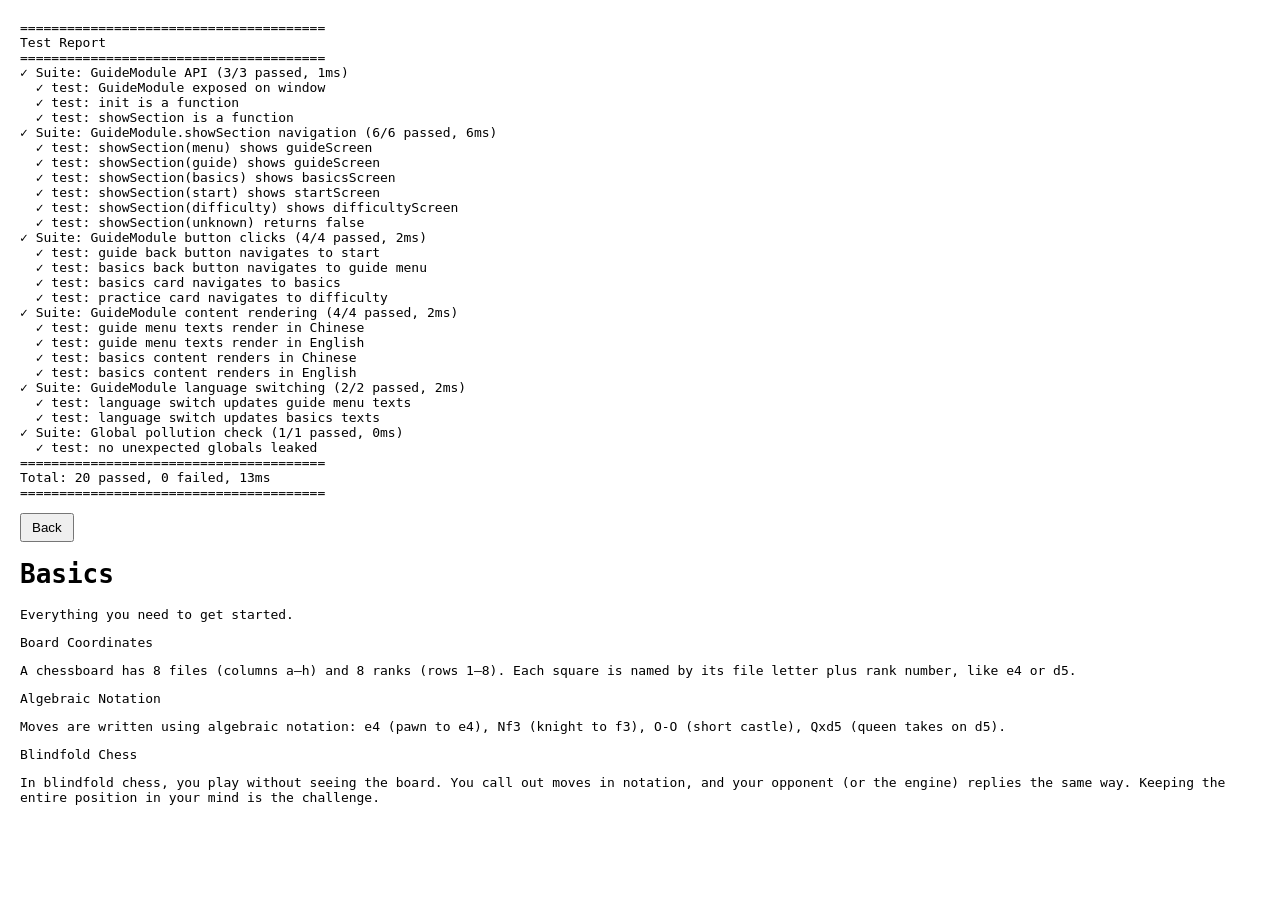
<file: docs/tests/test-guide.html>
<!DOCTYPE html>
<html lang="zh-CN">
<head>
  <meta charset="UTF-8">
  <title>Test GuideModule</title>
  <style>
    body { font-family: monospace; margin: 20px; }
    .screen { display: none; }
    .screen.active { display: block; }
    .hidden { display: none !important; }
    .mode-card { padding: 10px; margin: 5px; border: 1px solid #ccc; cursor: pointer; }
    .back-btn { padding: 5px 10px; cursor: pointer; }
  </style>
</head>
<body>
  <div id="test-results"></div>

  <!-- Minimal DOM matching production structure -->
  <div class="screen active" id="startScreen">Start</div>

  <div class="screen hidden" id="guideScreen">
    <button class="back-btn"><span>Back</span></button>
    <div class="brand">
      <h1 data-i18n="guideTitle">Getting Started</h1>
      <p data-i18n="guideSubtitle">Pick where you want to begin.</p>
    </div>
    <div class="modes">
      <div class="mode-card">
        <div class="mode-title" data-i18n="guideBasics">Getting Caught Up</div>
        <div class="mode-desc" data-i18n="guideBasicsDesc">I have no idea what I'm doing.</div>
      </div>
      <div class="mode-card">
        <div class="mode-title" data-i18n="guidePractice">Practice</div>
        <div class="mode-desc" data-i18n="guidePracticeDesc">Jump straight into a practice game.</div>
      </div>
      <div class="mode-card">
        <div class="mode-title" data-i18n="guideExit">I'm done with it</div>
      </div>
    </div>
  </div>

  <div class="screen hidden" id="basicsScreen">
    <button class="back-btn"><span>Back</span></button>
    <div class="brand">
      <h1 data-i18n="basicsTitle">Basics</h1>
      <p data-i18n="basicsSubtitle">Everything you need to get started.</p>
    </div>
    <div class="modes" style="text-align:left;gap:1.2rem;">
      <div>
        <p data-i18n="basicsCoords">Board Coordinates</p>
        <p data-i18n="basicsCoordsDesc">A chessboard has 8 files...</p>
        <p data-i18n="basicsNotation">Algebraic Notation</p>
        <p data-i18n="basicsNotationDesc">Moves are written using algebraic notation...</p>
        <p data-i18n="basicsBlindfold">Blindfold Chess</p>
        <p data-i18n="basicsBlindfoldDesc">In blindfold chess, you play without seeing the board...</p>
      </div>
    </div>
  </div>

  <div class="screen hidden" id="difficultyScreen">Difficulty</div>

  <script src="../../js/test-runner.js"></script>
  <script src="../../js/guide.js"></script>
  <script>
  (function() {
    'use strict';

    // Synchronise requestAnimationFrame for deterministic tests
    var origRaf = window.requestAnimationFrame;
    window.requestAnimationFrame = function(fn) { fn(); return 0; };

    function resetScreens() {
      document.querySelectorAll('.screen').forEach(function(s) {
        s.classList.remove('active');
        s.classList.add('hidden');
      });
      document.getElementById('startScreen').classList.remove('hidden');
      document.getElementById('startScreen').classList.add('active');
    }

    function clickElement(el) {
      if (!el) throw new Error('Element not found');
      var ev = new Event('click', { bubbles: true });
      el.dispatchEvent(ev);
    }

    function isActive(id) {
      var el = document.getElementById(id);
      return el && el.classList.contains('active') && !el.classList.contains('hidden');
    }

    function isHidden(id) {
      var el = document.getElementById(id);
      return !el || el.classList.contains('hidden');
    }

    TestRunner.suite('GuideModule API', function() {
      TestRunner.test('GuideModule exposed on window', function() {
        TestRunner.assert(typeof window.GuideModule === 'object', 'GuideModule not exposed');
      });
      TestRunner.test('init is a function', function() {
        TestRunner.assert(typeof window.GuideModule.init === 'function', 'init not a function');
      });
      TestRunner.test('showSection is a function', function() {
        TestRunner.assert(typeof window.GuideModule.showSection === 'function', 'showSection not a function');
      });
    });

    TestRunner.suite('GuideModule.showSection navigation', function() {
      TestRunner.test('showSection(menu) shows guideScreen', function() {
        resetScreens();
        window.GuideModule.showSection('menu');
        TestRunner.assert(isActive('guideScreen'), 'guideScreen should be active');
        TestRunner.assert(isHidden('startScreen'), 'startScreen should be hidden');
      });

      TestRunner.test('showSection(guide) shows guideScreen', function() {
        resetScreens();
        window.GuideModule.showSection('guide');
        TestRunner.assert(isActive('guideScreen'), 'guideScreen should be active');
      });

      TestRunner.test('showSection(basics) shows basicsScreen', function() {
        resetScreens();
        window.GuideModule.showSection('basics');
        TestRunner.assert(isActive('basicsScreen'), 'basicsScreen should be active');
        TestRunner.assert(isHidden('guideScreen'), 'guideScreen should be hidden');
      });

      TestRunner.test('showSection(start) shows startScreen', function() {
        resetScreens();
        window.GuideModule.showSection('menu');
        window.GuideModule.showSection('start');
        TestRunner.assert(isActive('startScreen'), 'startScreen should be active');
        TestRunner.assert(isHidden('guideScreen'), 'guideScreen should be hidden');
      });

      TestRunner.test('showSection(difficulty) shows difficultyScreen', function() {
        resetScreens();
        window.GuideModule.showSection('difficulty');
        TestRunner.assert(isActive('difficultyScreen'), 'difficultyScreen should be active');
        TestRunner.assert(isHidden('startScreen'), 'startScreen should be hidden');
      });

      TestRunner.test('showSection(unknown) returns false', function() {
        var result = window.GuideModule.showSection('unknown');
        TestRunner.assertEqual(result, false);
      });
    });

    TestRunner.suite('GuideModule button clicks', function() {
      TestRunner.test('guide back button navigates to start', function() {
        resetScreens();
        window.GuideModule.init();
        window.GuideModule.showSection('menu');
        var backBtn = document.getElementById('guideScreen').querySelector('.back-btn');
        clickElement(backBtn);
        TestRunner.assert(isActive('startScreen'), 'startScreen should be active after back');
        TestRunner.assert(isHidden('guideScreen'), 'guideScreen should be hidden after back');
      });

      TestRunner.test('basics back button navigates to guide menu', function() {
        resetScreens();
        window.GuideModule.init();
        window.GuideModule.showSection('basics');
        var backBtn = document.getElementById('basicsScreen').querySelector('.back-btn');
        clickElement(backBtn);
        TestRunner.assert(isActive('guideScreen'), 'guideScreen should be active after back');
        TestRunner.assert(isHidden('basicsScreen'), 'basicsScreen should be hidden after back');
      });

      TestRunner.test('basics card navigates to basics', function() {
        resetScreens();
        window.GuideModule.init();
        window.GuideModule.showSection('menu');
        var card = document.getElementById('guideScreen').querySelectorAll('.mode-card')[0];
        clickElement(card);
        TestRunner.assert(isActive('basicsScreen'), 'basicsScreen should be active');
        TestRunner.assert(isHidden('guideScreen'), 'guideScreen should be hidden');
      });

      TestRunner.test('practice card navigates to difficulty', function() {
        resetScreens();
        window.GuideModule.init();
        window.GuideModule.showSection('menu');
        var card = document.getElementById('guideScreen').querySelectorAll('.mode-card')[1];
        clickElement(card);
        TestRunner.assert(isActive('difficultyScreen'), 'difficultyScreen should be active');
        TestRunner.assert(isHidden('guideScreen'), 'guideScreen should be hidden');
      });
    });

    TestRunner.suite('GuideModule content rendering', function() {
      TestRunner.test('guide menu texts render in Chinese', function() {
        localStorage.setItem('lang', 'zh');
        resetScreens();
        window.GuideModule.showSection('menu');
        var title = document.querySelector('#guideScreen [data-i18n="guideTitle"]');
        TestRunner.assertEqual(title.textContent, '入门指南');
      });

      TestRunner.test('guide menu texts render in English', function() {
        localStorage.setItem('lang', 'en');
        resetScreens();
        window.GuideModule.showSection('menu');
        var title = document.querySelector('#guideScreen [data-i18n="guideTitle"]');
        TestRunner.assertEqual(title.textContent, 'Getting Started');
      });

      TestRunner.test('basics content renders in Chinese', function() {
        localStorage.setItem('lang', 'zh');
        resetScreens();
        window.GuideModule.showSection('basics');
        var title = document.querySelector('#basicsScreen [data-i18n="basicsTitle"]');
        TestRunner.assertEqual(title.textContent, '基础知识');
        var coords = document.querySelector('#basicsScreen [data-i18n="basicsCoords"]');
        TestRunner.assertEqual(coords.textContent, '棋盘坐标');
      });

      TestRunner.test('basics content renders in English', function() {
        localStorage.setItem('lang', 'en');
        resetScreens();
        window.GuideModule.showSection('basics');
        var title = document.querySelector('#basicsScreen [data-i18n="basicsTitle"]');
        TestRunner.assertEqual(title.textContent, 'Basics');
        var coords = document.querySelector('#basicsScreen [data-i18n="basicsCoords"]');
        TestRunner.assertEqual(coords.textContent, 'Board Coordinates');
      });
    });

    TestRunner.suite('GuideModule language switching', function() {
      TestRunner.test('language switch updates guide menu texts', function() {
        localStorage.setItem('lang', 'zh');
        resetScreens();
        window.GuideModule.showSection('menu');
        var title = document.querySelector('#guideScreen [data-i18n="guideTitle"]');
        TestRunner.assertEqual(title.textContent, '入门指南');

        localStorage.setItem('lang', 'en');
        window.GuideModule.showSection('menu');
        TestRunner.assertEqual(title.textContent, 'Getting Started');
      });

      TestRunner.test('language switch updates basics texts', function() {
        localStorage.setItem('lang', 'zh');
        resetScreens();
        window.GuideModule.showSection('basics');
        var title = document.querySelector('#basicsScreen [data-i18n="basicsTitle"]');
        TestRunner.assertEqual(title.textContent, '基础知识');

        localStorage.setItem('lang', 'en');
        window.GuideModule.showSection('basics');
        TestRunner.assertEqual(title.textContent, 'Basics');
      });
    });

    TestRunner.suite('Global pollution check', function() {
      TestRunner.test('no unexpected globals leaked', function() {
        TestRunner.assert(typeof window._i18n === 'undefined', '_i18n leaked');
        TestRunner.assert(typeof window._t === 'undefined', '_t leaked');
        TestRunner.assert(typeof window._getScreen === 'undefined', '_getScreen leaked');
        TestRunner.assert(typeof window._showScreen === 'undefined', '_showScreen leaked');
        TestRunner.assert(typeof window._hideScreen === 'undefined', '_hideScreen leaked');
        TestRunner.assert(typeof window._updateGuideTexts === 'undefined', '_updateGuideTexts leaked');
        TestRunner.assert(typeof window._exitApp === 'undefined', '_exitApp leaked');
      });
    });

    TestRunner.run().then(function(result) {
      // restore raf
      window.requestAnimationFrame = origRaf;
    });
  })();
  </script>
</body>
</html>
</file>
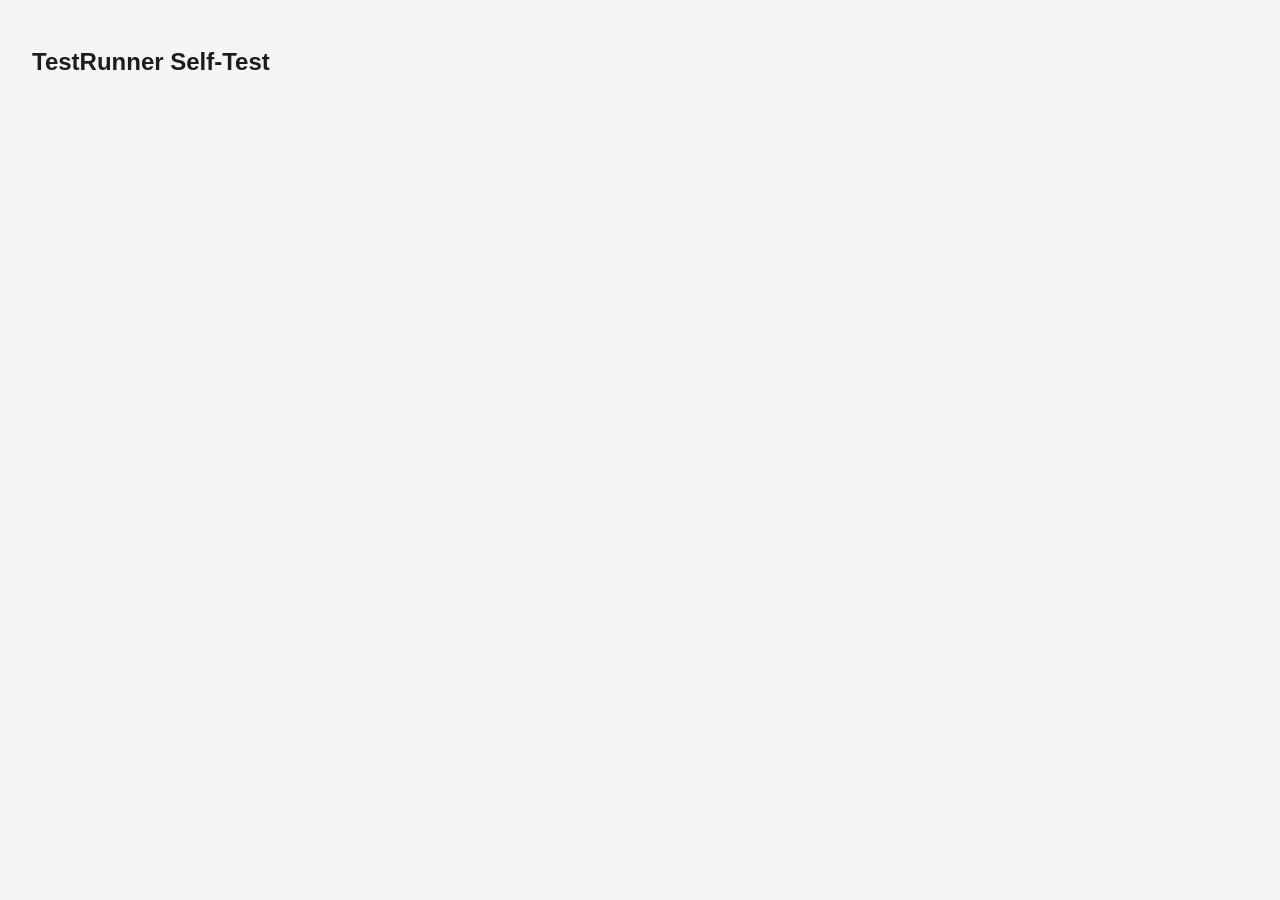
<file: docs/tests/test-runner.html>
<!DOCTYPE html>
<html lang="zh-CN">
<head>
<meta charset="UTF-8">
<title>TestRunner Self-Test</title>
<style>
  body {
    font-family: -apple-system, BlinkMacSystemFont, 'Segoe UI', Roboto, sans-serif;
    padding: 24px;
    background: #f5f5f7;
    color: #1d1d1f;
  }
  h1 {
    font-size: 24px;
    margin-bottom: 16px;
  }
  #test-results pre {
    background: #fff;
    border-radius: 12px;
    padding: 20px;
    box-shadow: 0 1px 4px rgba(0,0,0,0.06);
    font-family: 'SF Mono', Menlo, Monaco, monospace;
    font-size: 13px;
    line-height: 1.6;
  }
</style>
</head>
<body>
<h1>TestRunner Self-Test</h1>
<div id="test-results"></div>

<script src="../../js/test-runner.js"></script>
<script>
TestRunner.suite('TestRunner API', () => {
  TestRunner.test('suite and test registration works', () => {
    TestRunner.assert(true, 'should pass');
  });

  TestRunner.test('assert on truthy value', () => {
    TestRunner.assert(1 === 1, 'basic assert');
  });

  TestRunner.test('assert on falsy throws AssertionError', () => {
    let err = null;
    try { TestRunner.assert(false, 'expected'); } catch (e) { err = e; }
    TestRunner.assert(err !== null, 'should throw');
    TestRunner.assertEqual(err.name, 'AssertionError');
    TestRunner.assertEqual(err.message, 'expected');
  });

  TestRunner.test('assertEqual compares primitives', () => {
    TestRunner.assertEqual(42, 42);
    TestRunner.assertEqual('abc', 'abc');
  });

  TestRunner.test('assertEqual compares objects deeply', () => {
    TestRunner.assertEqual({a: [1, 2]}, {a: [1, 2]});
  });

  TestRunner.test('assertThrows catches expected throw', () => {
    TestRunner.assertThrows(() => { throw new Error('boom'); });
  });

  TestRunner.test('assertThrows fails if no throw', () => {
    let threw = false;
    try { TestRunner.assertThrows(() => {}); } catch (e) { threw = true; }
    TestRunner.assert(threw, 'should throw when no error');
  });
});

TestRunner.suite('TestRunner Async', () => {
  TestRunner.test('async test resolves', async () => {
    const val = await Promise.resolve(99);
    TestRunner.assertEqual(val, 99);
  });

  TestRunner.test('async test with setTimeout', async () => {
    const val = await new Promise(resolve => setTimeout(() => resolve(42), 50));
    TestRunner.assertEqual(val, 42);
  });

  TestRunner.test('async test times out after 5s', async () => {
    await new Promise(() => {}); // never resolves
  });
});

TestRunner.suite('TestRunner Failure Reporting', () => {
  TestRunner.test('intentional failure for report format', () => {
    TestRunner.assertEqual({a: 1}, {a: 2}, 'objects differ');
  });
});

TestRunner.run();
</script>
</body>
</html>
</file>
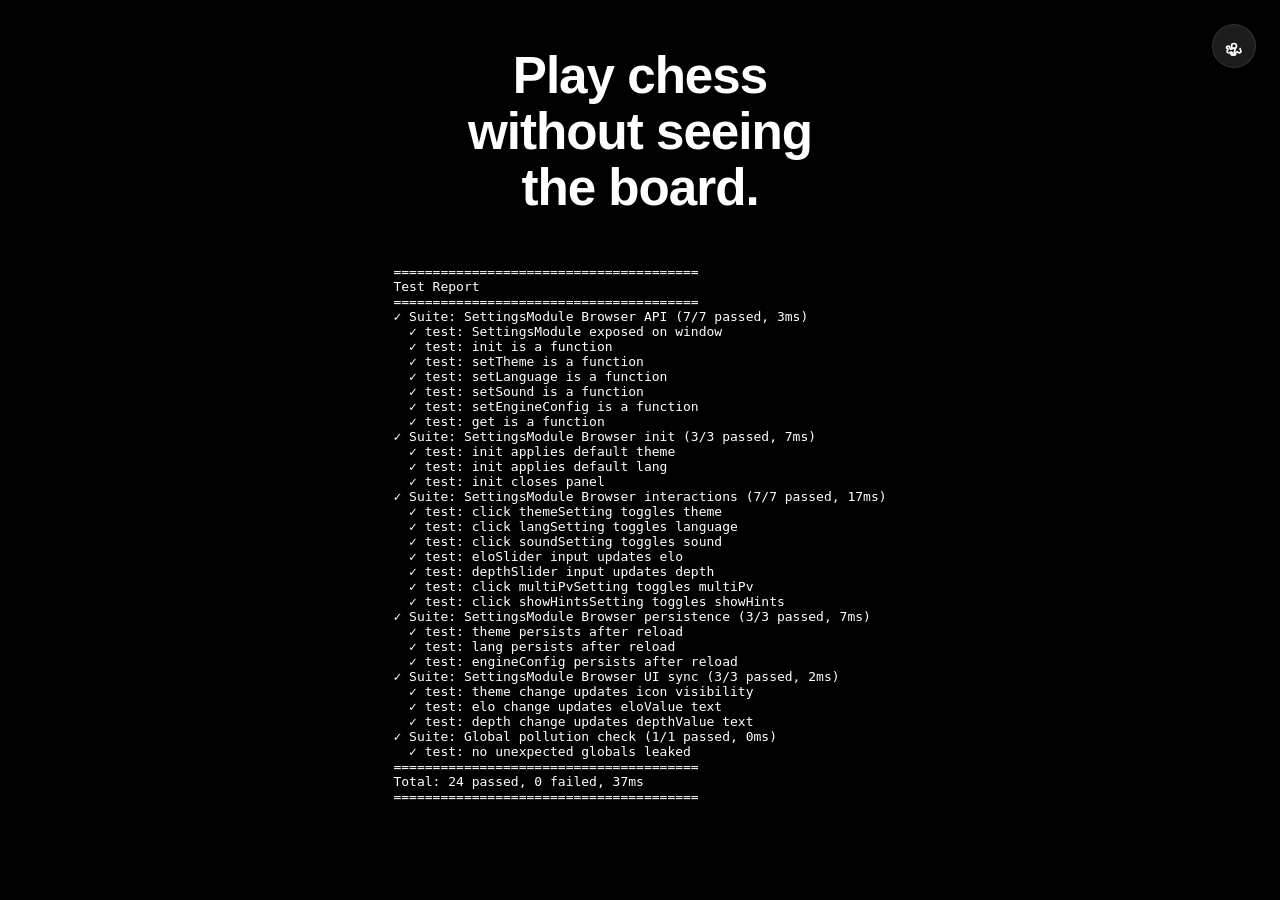
<file: docs/tests/test-settings.html>
<!DOCTYPE html>
<html lang="zh-CN" data-theme="dark">
<head>
  <meta charset="UTF-8">
  <title>Test SettingsModule</title>
  <link rel="stylesheet" href="../../css/style.css">
  <style>
    #test-results { margin: 2rem auto; max-width: 800px; padding: 1rem; }
  </style>
</head>
<body>

  <!-- Settings toggle -->
  <button class="settings-toggle" id="settingsToggle" aria-label="Settings">
    <svg viewBox="0 0 24 24" fill="none" stroke="currentColor" stroke-width="2" stroke-linecap="round" stroke-linejoin="round">
      <circle cx="12" cy="12" r="3"></circle>
      <path d="M19.4 15a1.65 1.65 0 0 0 .33 1.82l.06.06a2 2 0 0 1 0 2.83 2 2 0 0 1-2.83 0l-.06-.06a1.65 1.65 0 0 0-1.82-.33 1.65 1.65 0 0 0-1 1.51V21a2 2 0 0 1-2 2 2 2 0 0 1-2-2v-.09A1.65 1.65 0 0 0 9 19.4a1.65 1.65 0 0 0-1.82.33l-.06.06a2 2 0 0 1-2.83 0 2 2 0 0 1 0-2.83l.06-.06A1.65 1.65 0 0 0 4.67 15 1.65 1.65 0 0 0 3 14.39V14a2 2 0 0 1 2-2 2 2 0 0 1 2 2v.09a1.65 1.65 0 0 0 1 1.51 1.65 1.65 0 0 0 1.82-.33l.06-.06a2 2 0 0 1 2.83 0 2 2 0 0 1 0 2.83l-.06.06a1.65 1.65 0 0 0-.33 1.82V21a2 2 0 0 1-2 2 2 2 0 0 1-2-2v-.09A1.65 1.65 0 0 0 9 19.4"></path>
    </svg>
  </button>

  <!-- Settings panel -->
  <div class="settings-panel" id="settingsPanel">
    <div class="settings-item" id="themeSetting">
      <span class="settings-label" data-i18n="themeLabel" id="themeLabelText">Theme</span>
      <span class="settings-value" id="themeValue">
        <svg id="panelIconSun" viewBox="0 0 24 24" style="display:none;width:18px;height:18px;stroke:var(--text-primary);fill:none;stroke-width:2;stroke-linecap:round;"><circle cx="12" cy="12" r="5"/><path d="M12 1v2m0 18v2M4.22 4.22l1.42 1.42m12.72 12.72 1.42 1.42M1 12h2m18 0h2M4.22 19.78l1.42-1.42M18.36 5.64l1.42-1.42"/></svg>
        <svg id="panelIconMoon" viewBox="0 0 24 24" style="width:18px;height:18px;stroke:var(--text-primary);fill:none;stroke-width:2;stroke-linecap:round;stroke-linejoin:round;"><path d="M21 12.79A9 9 0 1 1 11.21 3 7 7 0 0 0 21 12.79z"/></svg>
      </span>
    </div>
    <div class="settings-item" id="langSetting">
      <span class="settings-label" data-i18n="langLabel">Language</span>
      <span class="settings-value" id="langValue">中文</span>
    </div>
    <div class="settings-item" id="soundSetting">
      <span class="settings-label" data-i18n="soundLabel">音效</span>
      <span class="settings-value" id="soundValue">开</span>
    </div>
    <div class="settings-group">
      <div class="settings-group-title" data-i18n="engineConfig">引擎</div>
      <div class="settings-item slider-item" id="eloSetting">
        <div class="slider-label-row">
          <span class="settings-label" data-i18n="eloLabel">等级分</span>
          <span class="slider-value" id="eloValue">1200</span>
        </div>
        <input type="range" id="eloSlider" min="400" max="3200" step="50" value="1200">
      </div>
      <div class="settings-item slider-item" id="depthSetting">
        <div class="slider-label-row">
          <span class="settings-label" data-i18n="depthLabel">深度</span>
          <span class="slider-value" id="depthValue">15</span>
        </div>
        <input type="range" id="depthSlider" min="1" max="30" step="1" value="15">
      </div>
      <div class="settings-item" id="multiPvSetting">
        <span class="settings-label" data-i18n="multiPvLabel">多线分析</span>
        <span class="settings-value" id="multiPvValue">关</span>
      </div>
      <div class="settings-item" id="showHintsSetting">
        <span class="settings-label" data-i18n="showHintsLabel">走法建议</span>
        <span class="settings-value" id="showHintsValue">关</span>
      </div>
    </div>
  </div>

  <!-- Dummy screen for visual context -->
  <div class="screen active" id="startScreen">
    <div class="brand">
      <h1 data-i18n="tagline">Play chess without seeing the board.</h1>
    </div>
  </div>

  <div id="test-results"></div>

  <script src="../../js/test-runner.js"></script>
  <script src="../../js/storage.js"></script>
  <script src="../../js/settings.js"></script>

  <script>
    TestRunner.suite('SettingsModule Browser API', function() {
      TestRunner.test('SettingsModule exposed on window', function() {
        TestRunner.assert(typeof window.SettingsModule === 'object', 'SettingsModule not exposed');
      });
      TestRunner.test('init is a function', function() {
        TestRunner.assert(typeof window.SettingsModule.init === 'function');
      });
      TestRunner.test('setTheme is a function', function() {
        TestRunner.assert(typeof window.SettingsModule.setTheme === 'function');
      });
      TestRunner.test('setLanguage is a function', function() {
        TestRunner.assert(typeof window.SettingsModule.setLanguage === 'function');
      });
      TestRunner.test('setSound is a function', function() {
        TestRunner.assert(typeof window.SettingsModule.setSound === 'function');
      });
      TestRunner.test('setEngineConfig is a function', function() {
        TestRunner.assert(typeof window.SettingsModule.setEngineConfig === 'function');
      });
      TestRunner.test('get is a function', function() {
        TestRunner.assert(typeof window.SettingsModule.get === 'function');
      });
    });

    TestRunner.suite('SettingsModule Browser init', function() {
      TestRunner.test('init applies default theme', function() {
        localStorage.clear();
        window.SettingsModule.init();
        TestRunner.assertEqual(document.documentElement.getAttribute('data-theme'), 'dark');
      });
      TestRunner.test('init applies default lang', function() {
        localStorage.clear();
        window.SettingsModule.init();
        TestRunner.assertEqual(document.documentElement.lang, 'zh-CN');
      });
      TestRunner.test('init closes panel', function() {
        localStorage.clear();
        window.SettingsModule.init();
        TestRunner.assert(!document.getElementById('settingsPanel').classList.contains('show'));
      });
    });

    TestRunner.suite('SettingsModule Browser interactions', function() {
      TestRunner.test('click themeSetting toggles theme', function() {
        localStorage.clear();
        window.SettingsModule.init();
        document.getElementById('themeSetting').click();
        TestRunner.assertEqual(SettingsModule.get('theme'), 'light');
        document.getElementById('themeSetting').click();
        TestRunner.assertEqual(SettingsModule.get('theme'), 'dark');
      });

      TestRunner.test('click langSetting toggles language', function() {
        localStorage.clear();
        window.SettingsModule.init();
        document.getElementById('langSetting').click();
        TestRunner.assertEqual(SettingsModule.get('lang'), 'en');
        document.getElementById('langSetting').click();
        TestRunner.assertEqual(SettingsModule.get('lang'), 'zh');
      });

      TestRunner.test('click soundSetting toggles sound', function() {
        localStorage.clear();
        window.SettingsModule.init();
        document.getElementById('soundSetting').click();
        TestRunner.assertEqual(SettingsModule.get('sound'), false);
        document.getElementById('soundSetting').click();
        TestRunner.assertEqual(SettingsModule.get('sound'), true);
      });

      TestRunner.test('eloSlider input updates elo', function() {
        localStorage.clear();
        window.SettingsModule.init();
        var slider = document.getElementById('eloSlider');
        slider.value = 2000;
        slider.dispatchEvent(new Event('input'));
        TestRunner.assertEqual(SettingsModule.get('engineConfig').elo, 2000);
      });

      TestRunner.test('depthSlider input updates depth', function() {
        localStorage.clear();
        window.SettingsModule.init();
        var slider = document.getElementById('depthSlider');
        slider.value = 10;
        slider.dispatchEvent(new Event('input'));
        TestRunner.assertEqual(SettingsModule.get('engineConfig').depth, 10);
      });

      TestRunner.test('click multiPvSetting toggles multiPv', function() {
        localStorage.clear();
        window.SettingsModule.init();
        document.getElementById('multiPvSetting').click();
        TestRunner.assertEqual(SettingsModule.get('engineConfig').multiPv, true);
        document.getElementById('multiPvSetting').click();
        TestRunner.assertEqual(SettingsModule.get('engineConfig').multiPv, false);
      });

      TestRunner.test('click showHintsSetting toggles showHints', function() {
        localStorage.clear();
        window.SettingsModule.init();
        document.getElementById('showHintsSetting').click();
        TestRunner.assertEqual(SettingsModule.get('showHints'), true);
        document.getElementById('showHintsSetting').click();
        TestRunner.assertEqual(SettingsModule.get('showHints'), false);
      });
    });

    TestRunner.suite('SettingsModule Browser persistence', function() {
      TestRunner.test('theme persists after reload', function() {
        localStorage.clear();
        window.SettingsModule.init();
        window.SettingsModule.setTheme('light');
        window.SettingsModule.init();
        TestRunner.assertEqual(SettingsModule.get('theme'), 'light');
        TestRunner.assertEqual(document.documentElement.getAttribute('data-theme'), 'light');
      });

      TestRunner.test('lang persists after reload', function() {
        localStorage.clear();
        window.SettingsModule.init();
        window.SettingsModule.setLanguage('en');
        window.SettingsModule.init();
        TestRunner.assertEqual(SettingsModule.get('lang'), 'en');
        TestRunner.assertEqual(document.documentElement.lang, 'en');
      });

      TestRunner.test('engineConfig persists after reload', function() {
        localStorage.clear();
        window.SettingsModule.init();
        window.SettingsModule.setEngineConfig({ elo: 2400, depth: 20, multiPv: true });
        window.SettingsModule.init();
        var cfg = SettingsModule.get('engineConfig');
        TestRunner.assertEqual(cfg.elo, 2400);
        TestRunner.assertEqual(cfg.depth, 20);
        TestRunner.assertEqual(cfg.multiPv, true);
      });
    });

    TestRunner.suite('SettingsModule Browser UI sync', function() {
      TestRunner.test('theme change updates icon visibility', function() {
        localStorage.clear();
        window.SettingsModule.init();
        var sun = document.getElementById('panelIconSun');
        var moon = document.getElementById('panelIconMoon');
        TestRunner.assertEqual(sun.style.display, 'none');
        TestRunner.assertEqual(moon.style.display, 'block');

        window.SettingsModule.setTheme('light');
        TestRunner.assertEqual(sun.style.display, 'block');
        TestRunner.assertEqual(moon.style.display, 'none');
      });

      TestRunner.test('elo change updates eloValue text', function() {
        localStorage.clear();
        window.SettingsModule.init();
        window.SettingsModule.setEngineConfig({ elo: 2000 });
        TestRunner.assertEqual(document.getElementById('eloValue').textContent, '2000');
      });

      TestRunner.test('depth change updates depthValue text', function() {
        localStorage.clear();
        window.SettingsModule.init();
        window.SettingsModule.setEngineConfig({ depth: 8 });
        TestRunner.assertEqual(document.getElementById('depthValue').textContent, '8');
      });
    });

    TestRunner.suite('Global pollution check', function() {
      TestRunner.test('no unexpected globals leaked', function() {
        TestRunner.assert(typeof window._defaults === 'undefined', '_defaults leaked');
        TestRunner.assert(typeof window._settings === 'undefined', '_settings leaked');
        TestRunner.assert(typeof window._i18n === 'undefined', '_i18n leaked');
        TestRunner.assert(typeof window._t === 'undefined', '_t leaked');
        TestRunner.assert(typeof window._load === 'undefined', '_load leaked');
        TestRunner.assert(typeof window._save === 'undefined', '_save leaked');
        TestRunner.assert(typeof window._rebind === 'undefined', '_rebind leaked');
        TestRunner.assert(typeof window._updateThemeIcon === 'undefined', '_updateThemeIcon leaked');
      });
    });

    TestRunner.run();
  </script>
</body>
</html>
</file>
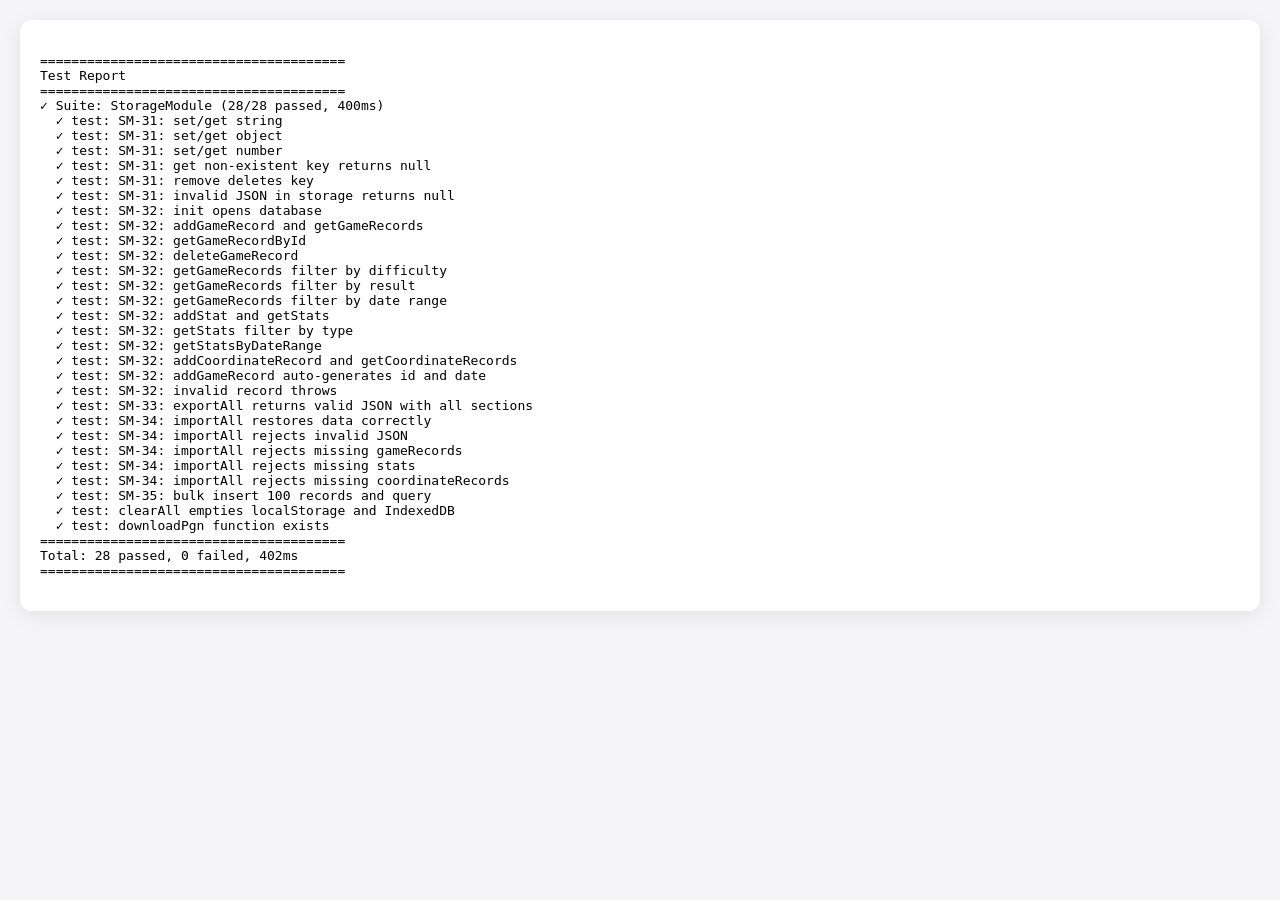
<file: docs/tests/test-storage.html>
<!DOCTYPE html>
<html lang="zh-CN">
<head>
  <meta charset="UTF-8">
  <title>Test StorageModule</title>
  <style>
    body { font-family: -apple-system, BlinkMacSystemFont, 'Segoe UI', Roboto, sans-serif; margin: 20px; background: #f5f5f7; }
    #test-results { background: #fff; border-radius: 12px; padding: 20px; box-shadow: 0 4px 20px rgba(0,0,0,0.08); }
    h2 { margin-top: 0; color: #1d1d1f; }
  </style>
</head>
<body>
  <div id="test-results"></div>
  <script src="../../js/test-runner.js"></script>
  <script src="../../js/storage.js"></script>
  <script>
    TestRunner.suite('StorageModule', function() {

      // -------- SM-31: localStorage --------
      TestRunner.test('SM-31: set/get string', function() {
        StorageModule.set('test_str', 'hello');
        TestRunner.assertEqual(StorageModule.get('test_str'), 'hello');
      });

      TestRunner.test('SM-31: set/get object', function() {
        StorageModule.set('test_obj', { a: 1, b: [2, 3] });
        TestRunner.assertEqual(StorageModule.get('test_obj'), { a: 1, b: [2, 3] });
      });

      TestRunner.test('SM-31: set/get number', function() {
        StorageModule.set('test_num', 42);
        TestRunner.assertEqual(StorageModule.get('test_num'), 42);
      });

      TestRunner.test('SM-31: get non-existent key returns null', function() {
        TestRunner.assertEqual(StorageModule.get('nonexistent_key_xyz'), null);
      });

      TestRunner.test('SM-31: remove deletes key', function() {
        StorageModule.set('to_remove', 'val');
        StorageModule.remove('to_remove');
        TestRunner.assertEqual(StorageModule.get('to_remove'), null);
      });

      TestRunner.test('SM-31: invalid JSON in storage returns null', function() {
        localStorage.setItem('blindfold_chess_bad_json', 'not json');
        TestRunner.assertEqual(StorageModule.get('bad_json'), null);
      });

      // -------- SM-32: IndexedDB --------
      TestRunner.test('SM-32: init opens database', async function() {
        await StorageModule.init();
        TestRunner.assert(true);
      });

      TestRunner.test('SM-32: addGameRecord and getGameRecords', async function() {
        await StorageModule.clearAll();
        await StorageModule.addGameRecord({
          difficulty: 'easy',
          result: '1-0',
          pgn: '1.e4 e5 2.Nf3',
          moves: 2,
          duration: 60
        });
        const records = await StorageModule.getGameRecords();
        TestRunner.assertEqual(records.length, 1);
        TestRunner.assertEqual(records[0].difficulty, 'easy');
      });

      TestRunner.test('SM-32: getGameRecordById', async function() {
        await StorageModule.clearAll();
        const rec = { difficulty: 'hard', result: '0-1', pgn: '1.d4', moves: 1, duration: 30 };
        await StorageModule.addGameRecord(rec);
        const found = await StorageModule.getGameRecordById(rec.id);
        TestRunner.assertEqual(found.difficulty, 'hard');
      });

      TestRunner.test('SM-32: deleteGameRecord', async function() {
        await StorageModule.clearAll();
        const rec = { difficulty: 'medium', result: '1/2-1/2', pgn: '1.e4', moves: 1, duration: 10 };
        await StorageModule.addGameRecord(rec);
        await StorageModule.deleteGameRecord(rec.id);
        const found = await StorageModule.getGameRecordById(rec.id);
        TestRunner.assertEqual(found, undefined);
      });

      TestRunner.test('SM-32: getGameRecords filter by difficulty', async function() {
        await StorageModule.clearAll();
        await StorageModule.addGameRecord({ difficulty: 'easy', result: '1-0', pgn: '1.e4', moves: 1, duration: 10 });
        await StorageModule.addGameRecord({ difficulty: 'hard', result: '0-1', pgn: '1.d4', moves: 1, duration: 10 });
        const easy = await StorageModule.getGameRecords({ difficulty: 'easy' });
        TestRunner.assertEqual(easy.length, 1);
        TestRunner.assertEqual(easy[0].difficulty, 'easy');
      });

      TestRunner.test('SM-32: getGameRecords filter by result', async function() {
        await StorageModule.clearAll();
        await StorageModule.addGameRecord({ difficulty: 'easy', result: '1-0', pgn: '1.e4', moves: 1, duration: 10 });
        await StorageModule.addGameRecord({ difficulty: 'easy', result: '0-1', pgn: '1.d4', moves: 1, duration: 10 });
        const wins = await StorageModule.getGameRecords({ result: '1-0' });
        TestRunner.assertEqual(wins.length, 1);
      });

      TestRunner.test('SM-32: getGameRecords filter by date range', async function() {
        await StorageModule.clearAll();
        await StorageModule.addGameRecord({ id: 'r1', date: '2026-01-01T00:00:00.000Z', difficulty: 'easy', result: '1-0', pgn: '1.e4', moves: 1, duration: 10 });
        await StorageModule.addGameRecord({ id: 'r2', date: '2026-06-01T00:00:00.000Z', difficulty: 'easy', result: '1-0', pgn: '1.d4', moves: 1, duration: 10 });
        const filtered = await StorageModule.getGameRecords({ startDate: '2026-05-01T00:00:00.000Z', endDate: '2026-12-31T00:00:00.000Z' });
        TestRunner.assertEqual(filtered.length, 1);
        TestRunner.assertEqual(filtered[0].id, 'r2');
      });

      TestRunner.test('SM-32: addStat and getStats', async function() {
        await StorageModule.clearAll();
        await StorageModule.addStat({ type: 'game', score: 100, accuracy: 0.8 });
        await StorageModule.addStat({ type: 'coordinate', score: 50, accuracy: 0.9 });
        const all = await StorageModule.getStats();
        TestRunner.assertEqual(all.length, 2);
      });

      TestRunner.test('SM-32: getStats filter by type', async function() {
        await StorageModule.clearAll();
        await StorageModule.addStat({ type: 'game', score: 100, accuracy: 0.8 });
        await StorageModule.addStat({ type: 'coordinate', score: 50, accuracy: 0.9 });
        const gameStats = await StorageModule.getStats('game');
        TestRunner.assertEqual(gameStats.length, 1);
        TestRunner.assertEqual(gameStats[0].type, 'game');
      });

      TestRunner.test('SM-32: getStatsByDateRange', async function() {
        await StorageModule.clearAll();
        await StorageModule.addStat({ id: 's1', date: '2026-01-01T00:00:00.000Z', type: 'game', score: 10, accuracy: 0.5 });
        await StorageModule.addStat({ id: 's2', date: '2026-06-01T00:00:00.000Z', type: 'game', score: 20, accuracy: 0.6 });
        const filtered = await StorageModule.getStatsByDateRange('2026-05-01T00:00:00.000Z', '2026-12-31T00:00:00.000Z');
        TestRunner.assertEqual(filtered.length, 1);
        TestRunner.assertEqual(filtered[0].id, 's2');
      });

      TestRunner.test('SM-32: addCoordinateRecord and getCoordinateRecords', async function() {
        await StorageModule.clearAll();
        await StorageModule.addCoordinateRecord({ mode: 'a', side: 'white', score: 10, total: 20, accuracy: 0.5, duration: 30 });
        const recs = await StorageModule.getCoordinateRecords();
        TestRunner.assertEqual(recs.length, 1);
        TestRunner.assertEqual(recs[0].mode, 'a');
      });

      TestRunner.test('SM-32: addGameRecord auto-generates id and date', async function() {
        await StorageModule.clearAll();
        const rec = { difficulty: 'expert', result: '*', pgn: '', moves: 0, duration: 0 };
        await StorageModule.addGameRecord(rec);
        TestRunner.assert(typeof rec.id === 'string' && rec.id.length > 0, 'id should be generated');
        TestRunner.assert(typeof rec.date === 'string' && rec.date.length > 0, 'date should be generated');
        TestRunner.assertEqual(rec.mode, 'blindfold');
      });

      TestRunner.test('SM-32: invalid record throws', async function() {
        let err = null;
        try { await StorageModule.addGameRecord(null); } catch (e) { err = e; }
        TestRunner.assert(err !== null, 'should throw on null record');
      });

      // -------- SM-33: Export --------
      TestRunner.test('SM-33: exportAll returns valid JSON with all sections', async function() {
        await StorageModule.clearAll();
        StorageModule.set('theme', 'dark');
        await StorageModule.addGameRecord({ difficulty: 'easy', result: '1-0', pgn: '1.e4', moves: 1, duration: 10 });
        await StorageModule.addStat({ type: 'game', score: 100, accuracy: 0.8 });
        await StorageModule.addCoordinateRecord({ mode: 'a', side: 'white', score: 5, total: 10, accuracy: 0.5, duration: 20 });

        const json = await StorageModule.exportAll();
        const data = JSON.parse(json);
        TestRunner.assertEqual(data.version, 1);
        TestRunner.assert(typeof data.exportedAt === 'string', 'exportedAt should be string');
        TestRunner.assert(typeof data.settings === 'object' && data.settings !== null, 'settings should be object');
        TestRunner.assert(Array.isArray(data.gameRecords), 'gameRecords should be array');
        TestRunner.assert(Array.isArray(data.stats), 'stats should be array');
        TestRunner.assert(Array.isArray(data.coordinateRecords), 'coordinateRecords should be array');
        TestRunner.assertEqual(data.gameRecords.length, 1);
        TestRunner.assertEqual(data.stats.length, 1);
        TestRunner.assertEqual(data.coordinateRecords.length, 1);
      });

      // -------- SM-34: Import --------
      TestRunner.test('SM-34: importAll restores data correctly', async function() {
        await StorageModule.clearAll();
        const payload = {
          version: 1,
          exportedAt: new Date().toISOString(),
          settings: { 'blindfold_chess_lang': '"zh"' },
          gameRecords: [{ id: 'g1', date: '2026-01-01T00:00:00.000Z', mode: 'blindfold', difficulty: 'easy', result: '1-0', pgn: '1.e4', moves: 1, duration: 10 }],
          stats: [{ id: 's1', date: '2026-01-01T00:00:00.000Z', type: 'game', score: 100, accuracy: 0.8 }],
          coordinateRecords: [{ id: 'c1', date: '2026-01-01T00:00:00.000Z', mode: 'a', side: 'white', score: 5, total: 10, accuracy: 0.5, duration: 20 }]
        };
        await StorageModule.importAll(JSON.stringify(payload));

        TestRunner.assertEqual(StorageModule.get('lang'), 'zh');
        const games = await StorageModule.getGameRecords();
        TestRunner.assertEqual(games.length, 1);
        TestRunner.assertEqual(games[0].id, 'g1');
        const stats = await StorageModule.getStats();
        TestRunner.assertEqual(stats.length, 1);
        TestRunner.assertEqual(stats[0].id, 's1');
        const coords = await StorageModule.getCoordinateRecords();
        TestRunner.assertEqual(coords.length, 1);
        TestRunner.assertEqual(coords[0].id, 'c1');
      });

      TestRunner.test('SM-34: importAll rejects invalid JSON', async function() {
        let err = null;
        try { await StorageModule.importAll('not json'); } catch (e) { err = e; }
        TestRunner.assert(err !== null, 'should throw on invalid JSON');
      });

      TestRunner.test('SM-34: importAll rejects missing gameRecords', async function() {
        let err = null;
        try { await StorageModule.importAll(JSON.stringify({ version: 1, exportedAt: '', settings: {}, stats: [], coordinateRecords: [] })); } catch (e) { err = e; }
        TestRunner.assert(err !== null, 'should throw on missing gameRecords');
      });

      TestRunner.test('SM-34: importAll rejects missing stats', async function() {
        let err = null;
        try { await StorageModule.importAll(JSON.stringify({ version: 1, exportedAt: '', settings: {}, gameRecords: [], coordinateRecords: [] })); } catch (e) { err = e; }
        TestRunner.assert(err !== null, 'should throw on missing stats');
      });

      TestRunner.test('SM-34: importAll rejects missing coordinateRecords', async function() {
        let err = null;
        try { await StorageModule.importAll(JSON.stringify({ version: 1, exportedAt: '', settings: {}, gameRecords: [], stats: [] })); } catch (e) { err = e; }
        TestRunner.assert(err !== null, 'should throw on missing coordinateRecords');
      });

      // -------- SM-35: Performance --------
      TestRunner.test('SM-35: bulk insert 100 records and query', async function() {
        await StorageModule.clearAll();
        const t0 = Date.now();
        for (let i = 0; i < 100; i++) {
          await StorageModule.addGameRecord({
            difficulty: 'easy',
            result: '1-0',
            pgn: '1.e4 e5',
            moves: 10,
            duration: 120
          });
        }
        const records = await StorageModule.getGameRecords();
        const elapsed = Date.now() - t0;
        TestRunner.assertEqual(records.length, 100);
        TestRunner.assert(elapsed < 5000, 'Bulk insert took ' + elapsed + 'ms, expected < 5000ms');
      });

      // -------- clearAll --------
      TestRunner.test('clearAll empties localStorage and IndexedDB', async function() {
        StorageModule.set('temp_key', 'temp_val');
        await StorageModule.addGameRecord({ difficulty: 'easy', result: '1-0', pgn: '1.e4', moves: 1, duration: 10 });
        await StorageModule.clearAll();
        TestRunner.assertEqual(StorageModule.get('temp_key'), null);
        const records = await StorageModule.getGameRecords();
        TestRunner.assertEqual(records.length, 0);
        const stats = await StorageModule.getStats();
        TestRunner.assertEqual(stats.length, 0);
        const coords = await StorageModule.getCoordinateRecords();
        TestRunner.assertEqual(coords.length, 0);
      });

      // -------- downloadPgn --------
      TestRunner.test('downloadPgn function exists', function() {
        TestRunner.assert(typeof StorageModule.downloadPgn === 'function', 'downloadPgn should be a function');
      });

    });

    TestRunner.run();
  </script>
</body>
</html>
</file>
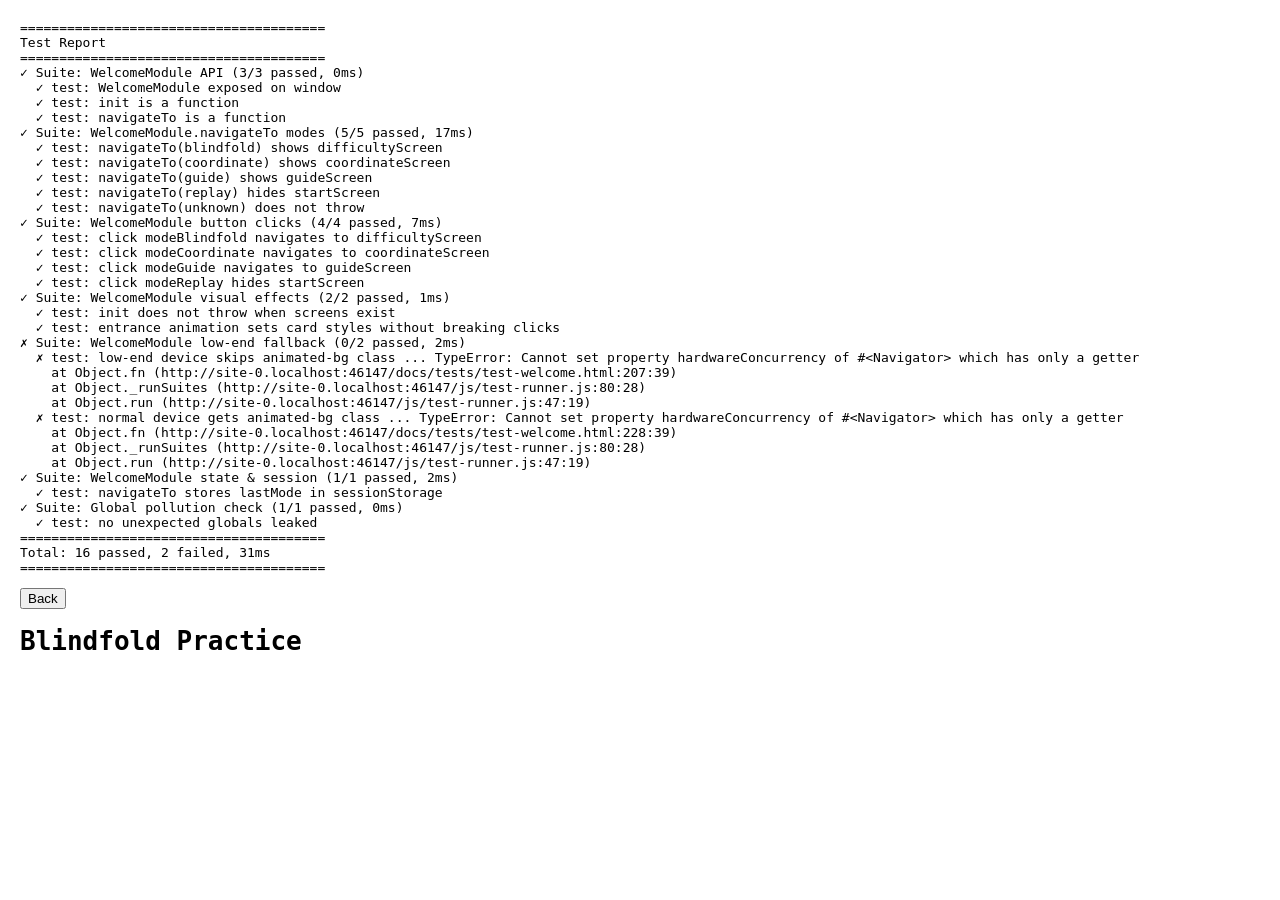
<file: docs/tests/test-welcome.html>
<!DOCTYPE html>
<html lang="zh-CN">
<head>
  <meta charset="UTF-8">
  <title>Test WelcomeModule</title>
  <style>
    body { font-family: monospace; margin: 20px; }
    .screen { display: none; }
    .screen.active { display: block; }
    .hidden { display: none !important; }
    .mode-card { padding: 10px; margin: 5px; border: 1px solid #ccc; cursor: pointer; }
    .animated-bg { background: linear-gradient(45deg, #1a1a2e, #16213e); }
    .low-end { background: #0f0f0f; }
  </style>
</head>
<body>
  <div id="test-results"></div>

  <!-- Minimal DOM matching production structure -->
  <div class="screen active" id="startScreen">
    <div class="brand">
      <h1>Blindfold Chess</h1>
      <p data-i18n="tagline">Play chess without seeing the board.</p>
    </div>
    <div class="modes">
      <div class="mode-card" id="modeBlindfold">
        <div class="mode-title">Blindfold Practice</div>
      </div>
      <div class="mode-card" id="modeCoordinate">
        <div class="mode-title">Coordinate Practice</div>
      </div>
      <div class="mode-card" id="modeReplay">
        <div class="mode-title">Blindfold Replay</div>
      </div>
      <div class="mode-card" id="modeGuide">
        <div class="mode-title">Wait. I don't even know how…</div>
      </div>
    </div>
    <div class="footer">Tap a mode to begin</div>
  </div>

  <div class="screen hidden" id="difficultyScreen">
    <button class="back-btn"><span>Back</span></button>
    <div class="brand"><h1>Blindfold Practice</h1></div>
    <div class="difficulty-list"></div>
  </div>

  <div class="screen hidden" id="coordinateScreen">
    <button class="back-btn"><span>Back</span></button>
    <div class="brand"><h1>Coordinate Practice</h1></div>
  </div>

  <div class="screen hidden" id="guideScreen">
    <button class="back-btn"><span>Back</span></button>
    <div class="brand"><h1>Getting Started</h1></div>
  </div>

  <div class="screen hidden" id="basicsScreen"></div>
  <div class="screen hidden" id="gameScreen"></div>
  <div class="screen hidden" id="exitScreen"></div>

  <script src="../../js/test-runner.js"></script>
  <script src="../../js/welcome.js"></script>
  <script>
  (function() {
    'use strict';

    // Synchronise requestAnimationFrame for deterministic tests
    var origRaf = window.requestAnimationFrame;
    window.requestAnimationFrame = function(fn) { fn(); return 0; };

    function resetScreens() {
      document.querySelectorAll('.screen').forEach(function(s) {
        s.classList.remove('active');
        s.classList.add('hidden');
      });
      document.getElementById('startScreen').classList.remove('hidden');
      document.getElementById('startScreen').classList.add('active');
    }

    function clickElement(id) {
      const el = document.getElementById(id);
      if (!el) throw new Error('Element not found: ' + id);
      const ev = new Event('click', { bubbles: true });
      el.dispatchEvent(ev);
    }

    function isActive(id) {
      const el = document.getElementById(id);
      return el && el.classList.contains('active') && !el.classList.contains('hidden');
    }

    function isHidden(id) {
      const el = document.getElementById(id);
      return !el || el.classList.contains('hidden');
    }

    TestRunner.suite('WelcomeModule API', function() {
      TestRunner.test('WelcomeModule exposed on window', function() {
        TestRunner.assert(typeof window.WelcomeModule === 'object', 'WelcomeModule not exposed');
      });
      TestRunner.test('init is a function', function() {
        TestRunner.assert(typeof window.WelcomeModule.init === 'function', 'init not a function');
      });
      TestRunner.test('navigateTo is a function', function() {
        TestRunner.assert(typeof window.WelcomeModule.navigateTo === 'function', 'navigateTo not a function');
      });
    });

    TestRunner.suite('WelcomeModule.navigateTo modes', function() {
      TestRunner.test('navigateTo(blindfold) shows difficultyScreen', function() {
        resetScreens();
        window.WelcomeModule.navigateTo('blindfold');
        TestRunner.assert(isActive('difficultyScreen'), 'difficultyScreen should be active');
        TestRunner.assert(isHidden('startScreen'), 'startScreen should be hidden');
      });

      TestRunner.test('navigateTo(coordinate) shows coordinateScreen', function() {
        resetScreens();
        window.WelcomeModule.navigateTo('coordinate');
        TestRunner.assert(isActive('coordinateScreen'), 'coordinateScreen should be active');
        TestRunner.assert(isHidden('startScreen'), 'startScreen should be hidden');
      });

      TestRunner.test('navigateTo(guide) shows guideScreen', function() {
        resetScreens();
        window.WelcomeModule.navigateTo('guide');
        TestRunner.assert(isActive('guideScreen'), 'guideScreen should be active');
        TestRunner.assert(isHidden('startScreen'), 'startScreen should be hidden');
      });

      TestRunner.test('navigateTo(replay) hides startScreen', function() {
        resetScreens();
        window.WelcomeModule.navigateTo('replay');
        TestRunner.assert(isHidden('startScreen'), 'startScreen should be hidden');
      });

      TestRunner.test('navigateTo(unknown) does not throw', function() {
        resetScreens();
        var threw = false;
        try {
          window.WelcomeModule.navigateTo('unknown');
        } catch (e) {
          threw = true;
        }
        TestRunner.assert(!threw, 'navigateTo(unknown) should not throw');
      });
    });

    TestRunner.suite('WelcomeModule button clicks', function() {
      TestRunner.test('click modeBlindfold navigates to difficultyScreen', function() {
        resetScreens();
        window.WelcomeModule.init();
        clickElement('modeBlindfold');
        TestRunner.assert(isActive('difficultyScreen'), 'difficultyScreen should be active after click');
      });

      TestRunner.test('click modeCoordinate navigates to coordinateScreen', function() {
        resetScreens();
        window.WelcomeModule.init();
        clickElement('modeCoordinate');
        TestRunner.assert(isActive('coordinateScreen'), 'coordinateScreen should be active after click');
      });

      TestRunner.test('click modeGuide navigates to guideScreen', function() {
        resetScreens();
        window.WelcomeModule.init();
        clickElement('modeGuide');
        TestRunner.assert(isActive('guideScreen'), 'guideScreen should be active after click');
      });

      TestRunner.test('click modeReplay hides startScreen', function() {
        resetScreens();
        window.WelcomeModule.init();
        clickElement('modeReplay');
        TestRunner.assert(isHidden('startScreen'), 'startScreen should be hidden after click');
      });
    });

    TestRunner.suite('WelcomeModule visual effects', function() {
      TestRunner.test('init does not throw when screens exist', function() {
        resetScreens();
        var threw = false;
        try {
          window.WelcomeModule.init();
        } catch (e) {
          threw = true;
        }
        TestRunner.assert(!threw, 'init should not throw with valid DOM');
      });

      TestRunner.test('entrance animation sets card styles without breaking clicks', function() {
        resetScreens();
        window.WelcomeModule.init();
        var card = document.getElementById('modeBlindfold');
        TestRunner.assert(card.style.opacity === '0' || card.style.opacity === '1' || card.style.opacity === '',
          'card opacity should be a valid value');
      });
    });

    TestRunner.suite('WelcomeModule low-end fallback', function() {
      TestRunner.test('low-end device skips animated-bg class', function() {
        resetScreens();
        // Mock low-end device
        var origConcurrency = navigator.hardwareConcurrency;
        var origMemory = navigator.deviceMemory;
        navigator.hardwareConcurrency = 1;
        navigator.deviceMemory = 1;

        window.WelcomeModule.init();
        var startScreen = document.getElementById('startScreen');
        var hasAnimated = startScreen.classList.contains('animated-bg');
        var hasLowEnd = startScreen.classList.contains('low-end');

        // Restore
        navigator.hardwareConcurrency = origConcurrency;
        navigator.deviceMemory = origMemory;

        TestRunner.assert(!hasAnimated, 'low-end device should not have animated-bg');
        TestRunner.assert(hasLowEnd, 'low-end device should have low-end class');
      });

      TestRunner.test('normal device gets animated-bg class', function() {
        resetScreens();
        // Mock normal device
        var origConcurrency = navigator.hardwareConcurrency;
        var origMemory = navigator.deviceMemory;
        navigator.hardwareConcurrency = 4;
        navigator.deviceMemory = 8;

        window.WelcomeModule.init();
        var startScreen = document.getElementById('startScreen');
        var hasAnimated = startScreen.classList.contains('animated-bg');

        // Restore
        navigator.hardwareConcurrency = origConcurrency;
        navigator.deviceMemory = origMemory;

        TestRunner.assert(hasAnimated, 'normal device should have animated-bg');
      });
    });

    TestRunner.suite('WelcomeModule state & session', function() {
      TestRunner.test('navigateTo stores lastMode in sessionStorage', function() {
        if (typeof sessionStorage === 'undefined') {
          return; // skip in environments without sessionStorage
        }
        sessionStorage.removeItem('lastMode');
        resetScreens();
        window.WelcomeModule.navigateTo('blindfold');
        TestRunner.assertEqual(sessionStorage.getItem('lastMode'), 'blindfold');
      });
    });

    TestRunner.suite('Global pollution check', function() {
      TestRunner.test('no unexpected globals leaked', function() {
        // _i18n, _t, _showScreen etc. are inside IIFE and must not leak
        TestRunner.assert(typeof window._i18n === 'undefined', '_i18n leaked');
        TestRunner.assert(typeof window._t === 'undefined', '_t leaked');
        TestRunner.assert(typeof window._showScreen === 'undefined', '_showScreen leaked');
        TestRunner.assert(typeof window._bindCard === 'undefined', '_bindCard leaked');
      });
    });

    TestRunner.run();
  })();
  </script>
</body>
</html>
</file>
<file: css/style.css>
:root {
            --bg: #000000;
            --surface: #1c1c1e;
            --surface-hover: #2c2c2e;
            --text-primary: #ffffff;
            --text-secondary: #8e8e93;
            --border: rgba(255, 255, 255, 0.1);
            --shadow: rgba(0, 0, 0, 0.4);
            --shadow-hover: rgba(0, 0, 0, 0.6);
            --accent: #0a84ff;
            --accent-hover: #409cff;
            --transition-speed: 0.4s;
            --logo-mask-color: #000000;
        }

        [data-theme="light"] {
            --bg: #f5f5f7;
            --surface: #ffffff;
            --surface-hover: #f2f2f7;
            --text-primary: #1d1d1f;
            --text-secondary: #86868b;
            --border: rgba(0, 0, 0, 0.08);
            --shadow: rgba(0, 0, 0, 0.08);
            --shadow-hover: rgba(0, 0, 0, 0.14);
            --accent: #0071e3;
            --accent-hover: #0077ed;
            --logo-mask-color: #ffffff;
        }

        * { margin: 0; padding: 0; box-sizing: border-box; }

        html {
            transition: background var(--transition-speed) ease, color var(--transition-speed) ease;
        }

        body {
            font-family: -apple-system, BlinkMacSystemFont, "SF Pro Text", "Segoe UI", Roboto, "Helvetica Neue", Arial, sans-serif;
            background: var(--bg);
            color: var(--text-primary);
            min-height: 100vh;
            display: flex;
            flex-direction: column;
            align-items: center;
            justify-content: center;
            padding: 2rem;
            transition: background var(--transition-speed) ease, color var(--transition-speed) ease;
            -webkit-font-smoothing: antialiased;
            overflow-x: hidden;
        }

        .settings-toggle {
            position: fixed;
            top: 1.5rem;
            right: 1.5rem;
            width: 44px;
            height: 44px;
            border-radius: 50%;
            border: 1px solid var(--border);
            background: var(--surface);
            backdrop-filter: blur(20px);
            -webkit-backdrop-filter: blur(20px);
            cursor: pointer;
            display: flex;
            align-items: center;
            justify-content: center;
            box-shadow: 0 2px 12px var(--shadow);
            transition: transform 0.3s cubic-bezier(0.25, 0.1, 0.25, 1), box-shadow 0.3s ease, background var(--transition-speed) ease;
            z-index: 100;
        }

        .settings-toggle:hover { transform: scale(1.1); box-shadow: 0 4px 20px var(--shadow-hover); }
        .settings-toggle:active { transform: scale(0.95); }
        .settings-toggle svg { width: 20px; height: 20px; stroke: var(--text-primary); }
        .settings-toggle.spin svg { transform: rotate(180deg); }

        .settings-panel {
            position: fixed;
            top: 4.2rem;
            right: 1.5rem;
            width: 240px;
            background: var(--surface);
            border: 1px solid var(--border);
            border-radius: 16px;
            padding: 0.5rem;
            box-shadow: 0 8px 30px var(--shadow-hover);
            z-index: 101;
            opacity: 0;
            transform: translateY(-8px) scale(0.96);
            pointer-events: none;
            transition: opacity 0.25s ease, transform 0.25s cubic-bezier(0.25, 0.1, 0.25, 1);
            max-height: 80vh;
            overflow-y: auto;
        }
        .settings-panel.show { opacity: 1; transform: translateY(0) scale(1); pointer-events: auto; }
        .settings-item {
            display: flex;
            align-items: center;
            justify-content: space-between;
            padding: 0.7rem 0.9rem;
            border-radius: 12px;
            cursor: pointer;
            transition: background 0.2s ease;
            font-size: 0.9rem;
            color: var(--text-primary);
        }
        .settings-item:hover { background: var(--surface-hover); }
        .settings-label { font-weight: 500; }
        .settings-value {
            font-weight: 600;
            color: var(--accent);
            display: flex;
            align-items: center;
        }

        .settings-group {
            padding: 0.3rem 0;
            border-top: 1px solid var(--border);
            margin-top: 0.3rem;
        }

        .settings-group-title {
            font-size: 0.72rem;
            font-weight: 600;
            color: var(--text-secondary);
            padding: 0.25rem 0.9rem 0.4rem;
            text-transform: uppercase;
            letter-spacing: 0.04em;
        }

        .settings-item.slider-item {
            flex-direction: column;
            align-items: stretch;
            gap: 0.35rem;
            cursor: default;
        }

        .settings-item.slider-item:hover {
            background: transparent;
        }

        .settings-item .slider-label-row {
            display: flex;
            justify-content: space-between;
            align-items: center;
            font-size: 0.85rem;
        }

        .settings-item .slider-value {
            color: var(--accent);
            font-weight: 600;
            min-width: 2.2rem;
            text-align: right;
            font-size: 0.85rem;
        }

        .settings-item input[type="range"] {
            width: 100%;
            height: 4px;
            border-radius: 2px;
            background: var(--border);
            outline: none;
            -webkit-appearance: none;
            appearance: none;
            margin: 0.2rem 0;
        }

        .settings-item input[type="range"]::-webkit-slider-thumb {
            -webkit-appearance: none;
            width: 16px;
            height: 16px;
            border-radius: 50%;
            background: var(--accent);
            cursor: pointer;
            box-shadow: 0 0 0 2px var(--surface);
            transition: transform 0.15s ease;
        }

        .settings-item input[type="range"]::-webkit-slider-thumb:hover {
            transform: scale(1.15);
        }

        .settings-item input[type="range"]::-moz-range-thumb {
            width: 16px;
            height: 16px;
            border-radius: 50%;
            background: var(--accent);
            cursor: pointer;
            border: 2px solid var(--surface);
        }


        .screen {
            width: 100%;
            max-width: 420px;
            display: flex;
            flex-direction: column;
            align-items: center;
            gap: 2.5rem;
            transition: opacity 0.4s ease, transform 0.4s cubic-bezier(0.25, 0.1, 0.25, 1);
        }
        .screen.hidden { display: none; opacity: 0; transform: translateY(12px); }
        .screen.active { opacity: 1; transform: translateY(0); }

        .brand { text-align: center; display: flex; flex-direction: column; gap: 0.75rem; align-items: center; }
        .brand-logo-wrap { display: flex; justify-content: center; }
        .brand-logo { width: 56px; height: 56px; color: var(--text-primary); transition: color var(--transition-speed) ease; }
        .brand h1 { font-size: clamp(2.2rem, 5.5vw, 3.2rem); font-weight: 700; letter-spacing: -0.02em; line-height: 1.1; color: var(--text-primary); transition: color var(--transition-speed) ease; }
        .brand p { font-size: 1.05rem; font-weight: 400; color: var(--text-secondary); transition: color var(--transition-speed) ease; }

        .modes { width: 100%; display: flex; flex-direction: column; gap: 1rem; }

        .mode-card {
            width: 100%;
            padding: 1.5rem 1.75rem;
            border-radius: 20px;
            background: var(--surface);
            border: 1px solid var(--border);
            box-shadow: 0 4px 24px var(--shadow);
            cursor: pointer;
            display: flex;
            flex-direction: column;
            gap: 0.35rem;
            transition: transform 0.35s cubic-bezier(0.25, 0.1, 0.25, 1), box-shadow 0.35s cubic-bezier(0.25, 0.1, 0.25, 1), background var(--transition-speed) ease, border-color var(--transition-speed) ease;
            text-align: left;
        }
        .mode-card:hover { transform: translateY(-4px) scale(1.02); box-shadow: 0 12px 40px var(--shadow-hover); }
        .mode-card:active { transform: translateY(-2px) scale(0.99); transition-duration: 0.1s; }
        .mode-card .mode-title { font-size: 1.15rem; font-weight: 600; color: var(--text-primary); letter-spacing: -0.01em; transition: color var(--transition-speed) ease; }
        .mode-card .mode-desc { font-size: 0.9rem; font-weight: 400; color: var(--text-secondary); line-height: 1.4; transition: color var(--transition-speed) ease; }

        .back-btn {
            align-self: flex-start;
            display: flex;
            align-items: center;
            gap: 0.4rem;
            padding: 0.5rem 0.9rem;
            border-radius: 12px;
            border: 1px solid var(--border);
            background: var(--surface);
            color: var(--text-primary);
            font-size: 0.95rem;
            font-weight: 500;
            font-family: inherit;
            cursor: pointer;
            box-shadow: 0 2px 12px var(--shadow);
            transition: transform 0.25s cubic-bezier(0.25, 0.1, 0.25, 1), box-shadow 0.25s ease, background var(--transition-speed) ease;
        }
        .back-btn:hover { transform: translateY(-1px); box-shadow: 0 6px 20px var(--shadow-hover); }
        .back-btn:active { transform: scale(0.97); }
        .back-btn svg { width: 16px; height: 16px; stroke: var(--text-primary); transition: stroke var(--transition-speed) ease; }

        .difficulty-list { width: 100%; display: flex; flex-direction: column; gap: 0.75rem; }

        .diff-item {
            width: 100%;
            padding: 1.25rem 1.5rem;
            border-radius: 16px;
            background: var(--surface);
            border: 1px solid var(--border);
            box-shadow: 0 2px 12px var(--shadow);
            cursor: pointer;
            display: flex;
            align-items: center;
            justify-content: space-between;
            transition: transform 0.3s cubic-bezier(0.25, 0.1, 0.25, 1), box-shadow 0.3s ease, background var(--transition-speed) ease, border-color var(--transition-speed) ease;
        }
        .diff-item:hover { transform: translateY(-2px) scale(1.01); box-shadow: 0 8px 28px var(--shadow-hover); background: var(--surface-hover); }
        .diff-item:active { transform: scale(0.98); transition-duration: 0.1s; }

        .diff-info { display: flex; flex-direction: column; gap: 0.15rem; }
        .diff-name { font-size: 1.05rem; font-weight: 600; color: var(--text-primary); transition: color var(--transition-speed) ease; }
        .diff-rating { font-size: 0.85rem; font-weight: 400; color: var(--text-secondary); transition: color var(--transition-speed) ease; }

        .diff-arrow { width: 20px; height: 20px; stroke: var(--text-secondary); flex-shrink: 0; transition: transform 0.2s ease, stroke var(--transition-speed) ease; }
        .diff-item:hover .diff-arrow { transform: translateX(3px); stroke: var(--text-primary); }

        .engine-note { font-size: 0.8rem; color: var(--text-secondary); text-align: center; line-height: 1.5; opacity: 0.7; }
        .footer { font-size: 0.8rem; color: var(--text-secondary); opacity: 0.6; margin-top: 0.5rem; transition: color var(--transition-speed) ease; }

        /* ===== Game Screen ===== */
        .game-header { width: 100%; display: flex; align-items: center; justify-content: space-between; gap: 0.75rem; }
        .game-info { display: flex; align-items: center; gap: 0.6rem; }
        .difficulty-badge { font-size: 0.75rem; font-weight: 600; padding: 0.25rem 0.7rem; border-radius: 100px; background: var(--accent); color: #fff; text-transform: capitalize; }
        .engine-status { font-size: 0.8rem; color: var(--text-secondary); display: flex; align-items: center; gap: 0.3rem; transition: color 0.3s ease; }
        .engine-status.thinking { color: var(--accent); }
        .engine-status.error { color: #ff453a; }

        .board-toggle {
            width: 36px; height: 36px; border-radius: 50%; border: 1px solid var(--border); background: var(--surface);
            cursor: pointer; display: flex; align-items: center; justify-content: center;
            box-shadow: 0 2px 8px var(--shadow); transition: transform 0.2s ease, background var(--transition-speed) ease;
        }
        .board-toggle:hover { transform: scale(1.08); }
        .board-toggle svg { width: 18px; height: 18px; stroke: var(--text-primary); fill: none; }

        .board-panel {
            width: 100%; display: flex; justify-content: center; overflow: hidden;
            transition: max-height 0.4s ease, opacity 0.4s ease, margin 0.4s ease;
            max-height: 380px; opacity: 1;
        }
        .board-panel.hidden { max-height: 0; opacity: 0; margin: 0; }

        .board-wrapper { display: flex; align-items: flex-start; gap: 4px; }
        .board-area { display: flex; flex-direction: column; gap: 4px; }
        .board-row-labels { display: flex; flex-direction: column; }
        .board-row-labels span, .board-col-labels span {
            font-size: 0.65rem; font-weight: 600; color: var(--text-secondary);
            display: flex; align-items: center; justify-content: center; user-select: none;
        }
        .board-row-labels span { height: 40px; }
        .board-col-labels { display: flex; }
        .board-col-labels span { width: 40px; height: 20px; }

        .board-grid {
            display: grid; grid-template-columns: repeat(8, 40px); grid-template-rows: repeat(8, 40px);
            width: 324px;
            border-radius: 12px; overflow: hidden; border: 2px solid var(--border);
        }
        .square { display: flex; align-items: center; justify-content: center; width: 40px; height: 40px; font-size: 1.6rem; line-height: 1; font-family: "Apple Color Emoji", "Segoe UI Emoji", "Noto Color Emoji", sans-serif; user-select: none; }
        .square.light { background: #b0b0b0; }
        .square.dark { background: #808080; }

        /* Coordinate practice board - larger */
        #coordinateBoardGrid.board-grid { width: 388px; grid-template-columns: repeat(8, 48px); grid-template-rows: repeat(8, 48px); }
        #coordinateBoardGrid .square { width: 48px; height: 48px; cursor: pointer; transition: transform 0.1s ease, background 0.15s ease; }
        #coordinateBoardGrid .square:active { transform: scale(0.88); }
        #coordinateBoardWrapper .board-row-labels span { height: 48px; }
        #coordinateBoardWrapper .board-col-labels span { width: 48px; height: 24px; }
        #coordinateBoardGrid .square.wrong-tap { background: #ff453a !important; }

        /* Watermark coordinate highlight for Name Square mode */
        #coordinateBoardGrid .square { position: relative; }
        #coordinateBoardGrid .square::after {
            content: attr(data-square);
            position: absolute;
            inset: 0;
            display: flex;
            align-items: center;
            justify-content: center;
            font-size: 1.2rem;
            font-weight: 700;
            color: rgba(255, 255, 255, 0.55);
            text-shadow: 0 0 4px rgba(0, 0, 0, 0.3);
            text-transform: uppercase;
            pointer-events: none;
            z-index: 1;
            opacity: 0;
            transition: opacity 0.5s cubic-bezier(0.25, 0.1, 0.25, 1);
        }
        #coordinateBoardGrid .square.glass-highlight::after {
            opacity: 1;
        }

        /* Coordinate labels hidden by default, shown on demand */
        #coordinateBoardWrapper .board-row-labels span,
        #coordinateBoardWrapper .board-col-labels span {
            opacity: 0;
            transition: opacity 0.3s ease;
        }
        #coordinateBoardWrapper.show-coords .board-row-labels span,
        #coordinateBoardWrapper.show-coords .board-col-labels span {
            opacity: 1;
        }

        @keyframes shake {
            0%, 100% { transform: translateX(0); }
            15% { transform: translateX(-10px); }
            30% { transform: translateX(10px); }
            45% { transform: translateX(-7px); }
            60% { transform: translateX(7px); }
            75% { transform: translateX(-4px); }
            90% { transform: translateX(4px); }
        }
        .shake { animation: shake 0.5s ease; }

        /* (coord-label removed — labels now live outside the board grid) */
        .piece { display: inline-block; }
        .piece-svg { width: 90%; height: 90%; display: block; }
        .piece-w { color: #fff; text-shadow: 0 0 2px rgba(0,0,0,0.9), 0 0 4px rgba(0,0,0,0.7), 0 1px 2px rgba(0,0,0,0.8); }
        .piece-b { color: #000; text-shadow: 0 0 2px rgba(255,255,255,0.9), 0 0 4px rgba(255,255,255,0.7); }

        .move-history {
            width: 100%; max-height: 220px; overflow-y: auto; display: flex; flex-direction: column; gap: 0.2rem;
            padding: 0.6rem 0.8rem; border-radius: 16px; background: var(--surface); border: 1px solid var(--border); box-shadow: 0 2px 12px var(--shadow);
        }
        .move-history::-webkit-scrollbar { width: 4px; }
        .move-history::-webkit-scrollbar-track { background: transparent; }
        .move-history::-webkit-scrollbar-thumb { background: var(--border); border-radius: 4px; }

        .move-row {
            display: grid; grid-template-columns: 2.2rem 1fr 1fr; gap: 0.5rem; align-items: center;
            font-size: 0.92rem; padding: 0.25rem 0.5rem; border-radius: 6px; transition: background 0.15s ease;
        }
        .move-row:hover { background: var(--surface-hover); }
        .move-number { color: var(--text-secondary); font-size: 0.82rem; font-weight: 500; }
        .move-white, .move-black { color: var(--text-primary); font-weight: 500; }
        .move-black { opacity: 0.85; }

        .game-input { width: 100%; display: flex; gap: 0.6rem; }
        .game-input input {
            flex: 1; padding: 0.85rem 1.1rem; border-radius: 14px; border: 1px solid var(--border); background: var(--surface);
            color: var(--text-primary); font-size: 1rem; font-family: inherit; outline: none; box-shadow: 0 2px 12px var(--shadow);
            transition: border-color 0.2s ease, box-shadow 0.2s ease, background var(--transition-speed) ease;
        }
        .game-input input::placeholder { color: var(--text-secondary); opacity: 0.6; }
        .game-input input:focus { border-color: var(--accent); box-shadow: 0 0 0 3px rgba(10, 132, 255, 0.15); }
        .game-input button {
            padding: 0.85rem 1.3rem; border-radius: 14px; border: none; background: var(--accent); color: #fff;
            font-size: 1rem; font-weight: 600; font-family: inherit; cursor: pointer; box-shadow: 0 2px 12px var(--shadow);
            transition: transform 0.2s ease, background 0.2s ease, box-shadow 0.2s ease;
        }
        .game-input button:hover { background: var(--accent-hover); transform: translateY(-1px); }
        .game-input button:active { transform: scale(0.97); }

        .game-actions { width: 100%; display: flex; gap: 0.6rem; justify-content: center; }
        .game-actions button {
            padding: 0.6rem 1.1rem; border-radius: 12px; border: 1px solid var(--border); background: var(--surface);
            color: var(--text-primary); font-size: 0.88rem; font-weight: 500; font-family: inherit; cursor: pointer;
            box-shadow: 0 2px 8px var(--shadow); transition: transform 0.2s ease, background 0.2s ease, box-shadow 0.2s ease;
        }
        .game-actions button:hover { transform: translateY(-1px); box-shadow: 0 4px 16px var(--shadow-hover); }

        .result-overlay {
            position: fixed; inset: 0; background: rgba(0,0,0,0.45); backdrop-filter: blur(10px); -webkit-backdrop-filter: blur(10px);
            display: flex; align-items: center; justify-content: center; z-index: 200; opacity: 0; pointer-events: none; transition: opacity 0.3s ease;
        }
        .result-overlay.show { opacity: 1; pointer-events: all; }
        .result-card {
            width: 90%; max-width: 320px; padding: 2rem 1.5rem; border-radius: 24px; background: var(--surface);
            border: 1px solid var(--border); box-shadow: 0 20px 60px var(--shadow-hover); text-align: center;
            display: flex; flex-direction: column; gap: 1rem; transform: scale(0.92); transition: transform 0.35s cubic-bezier(0.25, 0.1, 0.25, 1);
        }
        .result-overlay.show .result-card { transform: scale(1); }
        .result-title { font-size: 1.5rem; font-weight: 700; color: var(--text-primary); letter-spacing: -0.01em; }
        .result-msg { font-size: 0.95rem; color: var(--text-secondary); line-height: 1.5; }
        .result-card button {
            padding: 0.8rem 1.5rem; border-radius: 14px; border: none; background: var(--accent); color: #fff;
            font-size: 1rem; font-weight: 600; font-family: inherit; cursor: pointer; box-shadow: 0 4px 16px var(--shadow);
            transition: transform 0.2s ease, background 0.2s ease; margin-top: 0.3rem;
        }
        .result-card button:hover { transform: translateY(-1px); background: var(--accent-hover); }

        .result-pgn-wrap {
            width: 100%;
            display: flex;
            flex-direction: column;
            gap: 0.5rem;
        }
        #resultPgn {
            width: 100%;
            max-height: 160px;
            overflow-y: auto;
            padding: 0.75rem;
            border-radius: 12px;
            background: var(--bg);
            border: 1px solid var(--border);
            color: var(--text-primary);
            font-family: "SF Mono", "Fira Code", "Cascadia Code", monospace;
            font-size: 0.78rem;
            line-height: 1.5;
            white-space: pre-wrap;
            word-break: break-word;
            text-align: left;
        }
        #resultPgn::-webkit-scrollbar { width: 4px; }
        #resultPgn::-webkit-scrollbar-track { background: transparent; }
        #resultPgn::-webkit-scrollbar-thumb { background: var(--border); border-radius: 4px; }
        .copy-btn {
            align-self: center;
            padding: 0.4rem 0.9rem;
            border-radius: 10px;
            border: 1px solid var(--border);
            background: var(--surface);
            color: var(--text-primary);
            font-size: 0.82rem;
            font-weight: 500;
            font-family: inherit;
            cursor: pointer;
            transition: transform 0.2s ease, background 0.2s ease;
        }
        .copy-btn:hover { transform: translateY(-1px); background: var(--surface-hover); }
        .copy-btn:active { transform: scale(0.97); }

        @media (min-width: 768px) { .screen { max-width: 400px; } }
        @media (max-width: 480px) {
            body { padding: 1.5rem; }
            .settings-toggle { top: 1rem; right: 1rem; }
            .settings-panel { top: 3.7rem; right: 1rem; }
            .mode-card { padding: 1.35rem 1.5rem; }
            .diff-item { padding: 1.1rem 1.3rem; }
            .board-grid { width: 292px; grid-template-columns: repeat(8, 36px); grid-template-rows: repeat(8, 36px); }
            .square { width: 36px; height: 36px; font-size: 1.5rem; }
            .board-row-labels span { height: 36px; }
            .board-col-labels span { width: 36px; height: 18px; }
            #coordinateBoardGrid.board-grid { width: 324px; grid-template-columns: repeat(8, 40px); grid-template-rows: repeat(8, 40px); }
            #coordinateBoardGrid .square { width: 40px; height: 40px; }
            #coordinateBoardWrapper .board-row-labels span { height: 40px; }
            #coordinateBoardWrapper .board-col-labels span { width: 40px; height: 20px; }
            .move-history { max-height: 180px; }
            .game-input input { font-size: 0.95rem; }
        }
</file>
